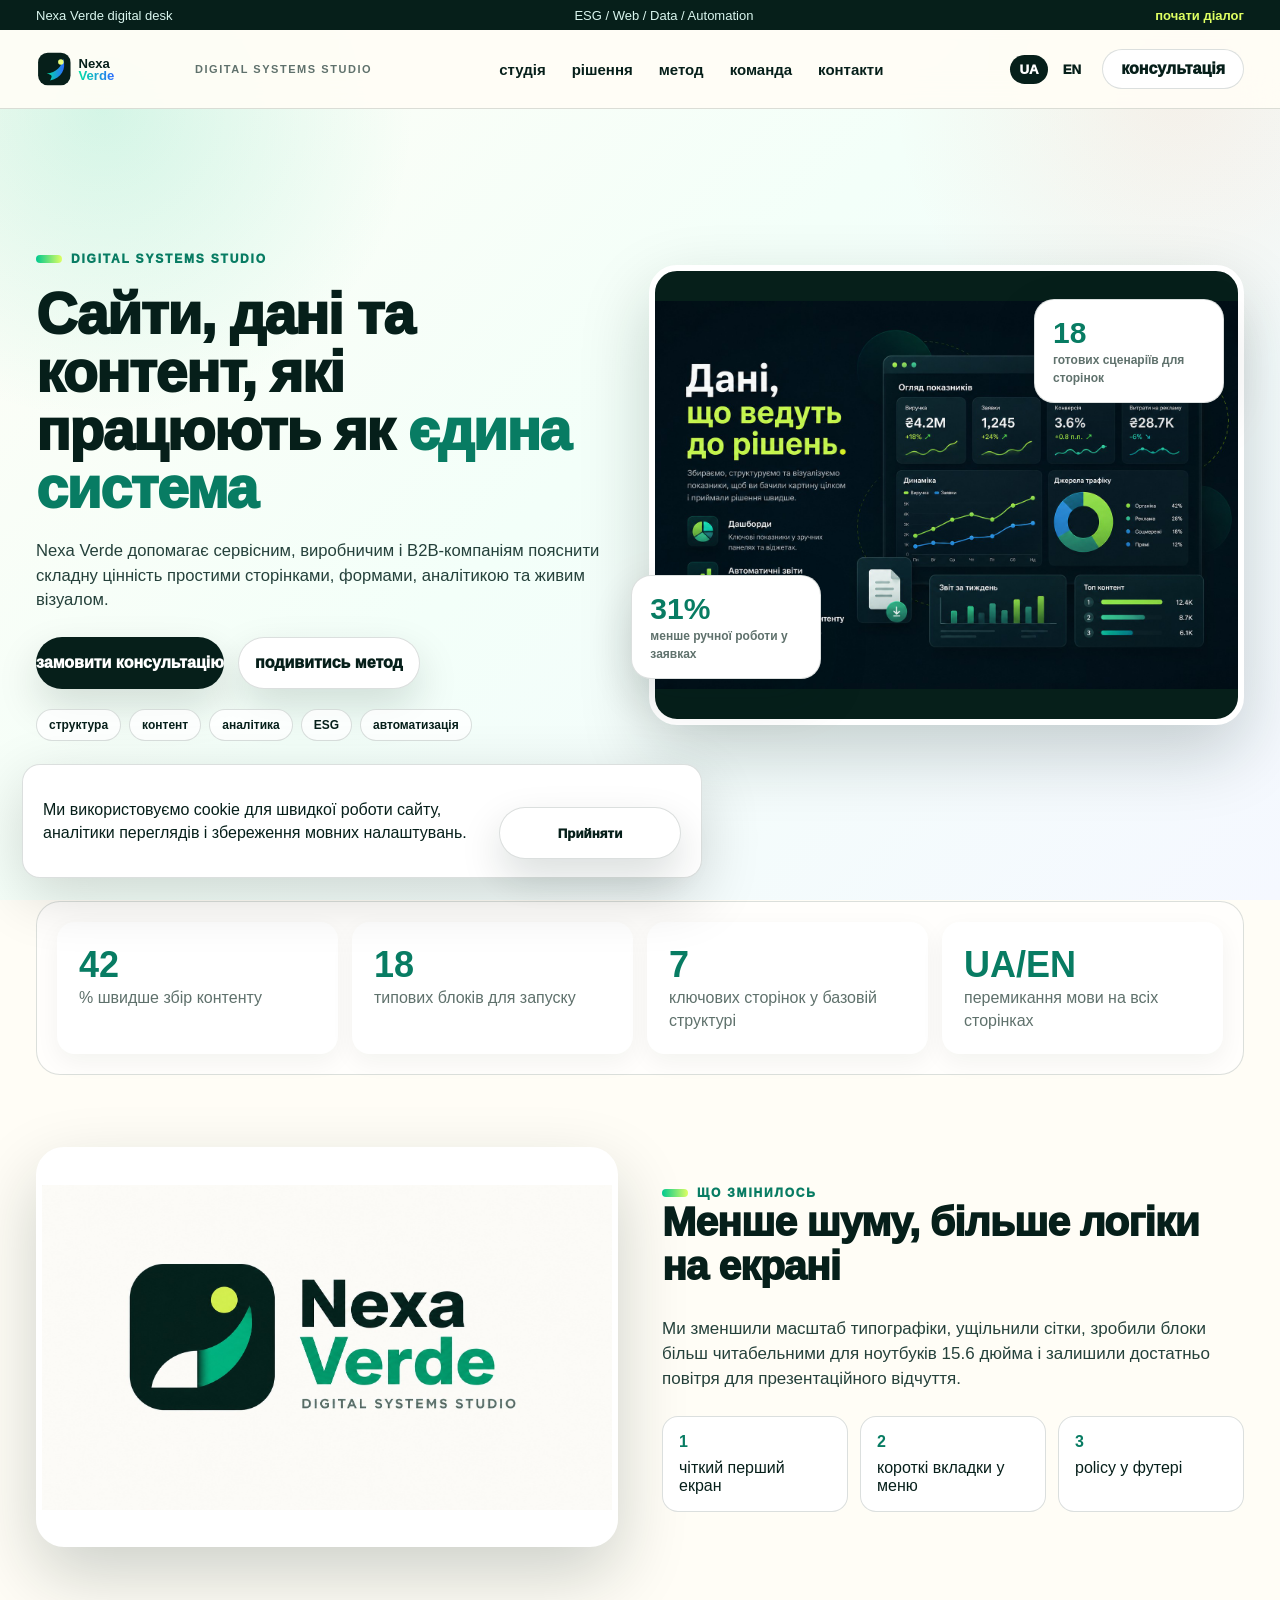
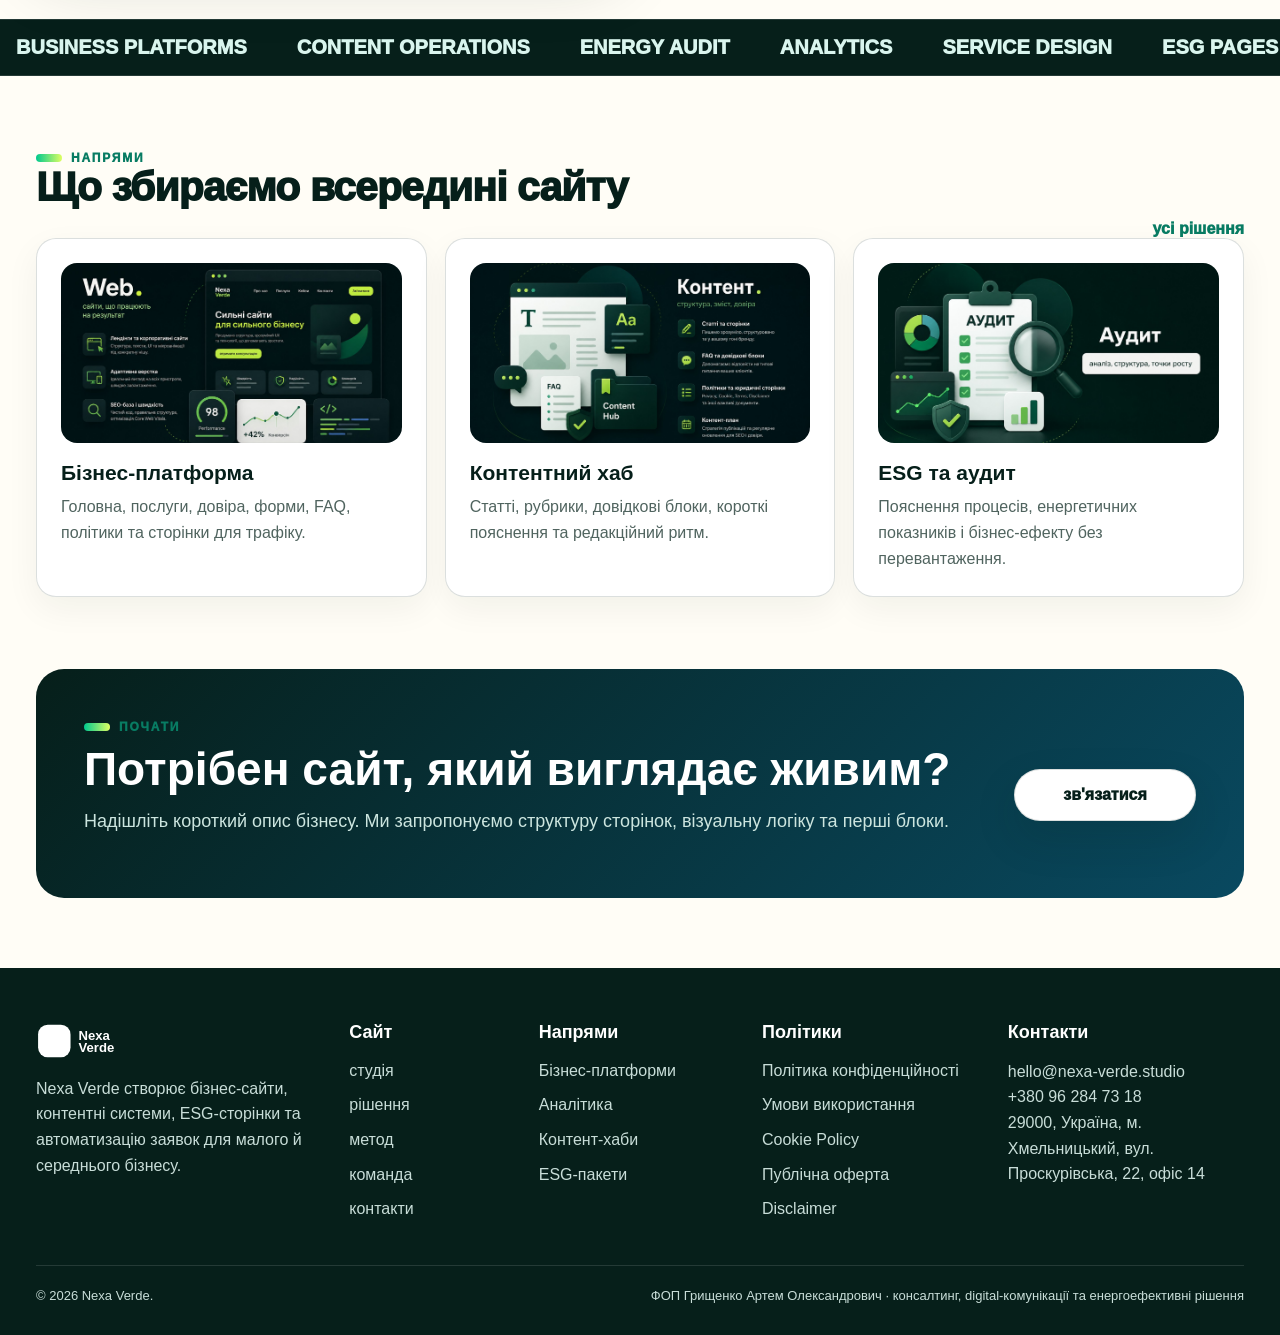
<file: index.html>
<!doctype html>
<html lang="uk">
  <head>
    <meta charset="UTF-8" />
    <meta name="viewport" content="width=device-width, initial-scale=1.0" />
    <meta name="generator" content="WordPress 6.8.2" />
    <meta name="robots" content="index, follow" />
    <title>Nexa Verde - digital systems studio</title>
    <meta
      name="description"
      content="Студія бізнес-сайтів, ESG-комунікації, контентних систем, автоматизації та аналітики."
    />
    <link rel="canonical" href="https://nexa-verde.studio/" />
    <link
      rel="stylesheet"
      href="/wp-content/themes/nexa-verde/assets/css/style.css"
    />
    <script defer src="/wp-includes/js/wp-polyfill.min.js"></script>
    <script
      defer
      src="/wp-content/themes/nexa-verde/assets/js/main.js"
    ></script>
  </head>
  <body class="">
    <header class="site-header">
      <div class="header-ribbon">
        <div class="wrap ribbon-inner">
          <span data-i18n="ribbon_left">Nexa Verde digital desk</span>
          <span>ESG / Web / Data / Automation</span>
          <a data-i18n="ribbon_link" href="/contacts/">почати діалог</a>
        </div>
      </div>
      <div class="wrap nav">
        <a class="brand" href="/" aria-label="Nexa Verde home">
          <img
            class="logo"
            src="/wp-content/themes/nexa-verde/assets/img/logo.svg"
            alt="Nexa Verde"
          />
          <span data-i18n="brand_note">digital systems studio</span>
        </a>
        <button class="burger" aria-label="Відкрити меню" aria-expanded="false">
          ☰
        </button>
        <nav class="menu" aria-label="Головна навігація">
          <a class="" data-i18n="nav_about" href="/about/">Студія</a
          ><a class="" data-i18n="nav_services" href="/services/">Рішення</a
          ><a class="" data-i18n="nav_method" href="/method/">Метод</a
          ><a class="" data-i18n="nav_career" href="/career/">Команда</a
          ><a class="" data-i18n="nav_contacts" href="/contacts/">Контакти</a>
        </nav>
        <div class="header-actions">
          <div class="lang" aria-label="Мова сайту">
            <button data-lang="ua" class="active">UA</button
            ><button data-lang="en">EN</button>
          </div>
          <a class="mini-cta" data-i18n="mini_cta" href="/contacts/"
            >консультація</a
          >
        </div>
      </div>
    </header>
    <main>
      <div class="lang-block" data-lang-view="ua">
        <section class="hero wrap">
          <div class="hero-copy">
            <span class="eyebrow">DIGITAL SYSTEMS STUDIO</span>
            <h1>
              Сайти, дані та контент, які працюють як <span>єдина система</span>
            </h1>
            <p class="lead">
              Nexa Verde допомагає сервісним, виробничим і B2B-компаніям
              пояснити складну цінність простими сторінками, формами, аналітикою
              та живим візуалом.
            </p>
            <div class="hero-actions">
              <a class="btn" href="/contacts/">замовити консультацію</a
              ><a class="btn ghost" href="/method/">подивитись метод</a>
            </div>
            <div class="trust-line">
              <span>структура</span><span>контент</span><span>аналітика</span
              ><span>ESG</span><span>автоматизація</span>
            </div>
          </div>
          <div class="hero-art">
            <img
              class="showreel hero-image"
              src="/wp-content/themes/nexa-verde/assets/img/data.jpg"
              alt="Digital dashboard"
            />
            <div class="floating-card fc-one">
              <b>31%</b><span>менше ручної роботи у заявках</span>
            </div>
            <div class="floating-card fc-two">
              <b>18</b><span>готових сценаріїв для сторінок</span>
            </div>
          </div>
        </section>
        <section class="stats wrap reveal">
          <div class="stat">
            <b data-count="42">0</b><span>% швидше збір контенту</span>
          </div>
          <div class="stat">
            <b data-count="18">0</b><span>типових блоків для запуску</span>
          </div>
          <div class="stat">
            <b data-count="7">0</b
            ><span>ключових сторінок у базовій структурі</span>
          </div>
          <div class="stat">
            <b>UA/EN</b><span>перемикання мови на всіх сторінках</span>
          </div>
        </section>
        <section class="section wrap two-col reveal">
          <img
            class="wide-img"
            src="/wp-content/themes/nexa-verde/assets/img/logo.jpg"
            alt="Nexa Verde identity"
          />
          <div>
            <span class="eyebrow">що змінилось</span>
            <h2 class="section-title">Менше шуму, більше логіки на екрані</h2>
            <p class="lead small">
              Ми зменшили масштаб типографіки, ущільнили сітки, зробили блоки
              більш читабельними для ноутбуків 15.6 дюйма і залишили достатньо
              повітря для презентаційного відчуття.
            </p>
            <div class="mini-grid">
              <article><b>1</b><span>чіткий перший екран</span></article>
              <article><b>2</b><span>короткі вкладки у меню</span></article>
              <article><b>3</b><span>policy у футері</span></article>
            </div>
          </div>
        </section>
        <section class="marquee">
          <div>
            <span>business platforms</span><span>content operations</span
            ><span>energy audit</span><span>analytics</span
            ><span>service design</span><span>ESG pages</span>
          </div>
        </section>
        <section class="section wrap reveal">
          <div class="section-head compact">
            <div>
              <span class="eyebrow">напрями</span>
              <h2 class="section-title">Що збираємо всередині сайту</h2>
            </div>
            <a class="text-link" href="/services/">усі рішення</a>
          </div>
          <div class="feature-grid">
            <article>
              <img
                src="/wp-content/themes/nexa-verde/assets/img/web.jpg"
                alt="Web"
              />
              <h3>Бізнес-платформа</h3>
              <p>
                Головна, послуги, довіра, форми, FAQ, політики та сторінки для
                трафіку.
              </p>
            </article>
            <article>
              <img
                src="/wp-content/themes/nexa-verde/assets/img/content.jpg"
                alt="Content"
              />
              <h3>Контентний хаб</h3>
              <p>
                Статті, рубрики, довідкові блоки, короткі пояснення та
                редакційний ритм.
              </p>
            </article>
            <article>
              <img
                src="/wp-content/themes/nexa-verde/assets/img/audit.jpg"
                alt="Audit"
              />
              <h3>ESG та аудит</h3>
              <p>
                Пояснення процесів, енергетичних показників і бізнес-ефекту без
                перевантаження.
              </p>
            </article>
          </div>
        </section>
        <section class="wrap cta reveal">
          <div>
            <span class="eyebrow">почати</span>
            <h2>Потрібен сайт, який виглядає живим?</h2>
            <p>
              Надішліть короткий опис бізнесу. Ми запропонуємо структуру
              сторінок, візуальну логіку та перші блоки.
            </p>
          </div>
          <a class="btn light" href="/contacts/">зв'язатися</a>
        </section>
      </div>
      <div class="lang-block" data-lang-view="en">
        <section class="hero wrap">
          <div class="hero-copy">
            <span class="eyebrow">DIGITAL SYSTEMS STUDIO</span>
            <h1>
              Websites, data and content working as <span>one system</span>
            </h1>
            <p class="lead">
              Nexa Verde helps service, manufacturing and B2B companies explain
              complex value through clear pages, forms, analytics and lively
              visuals.
            </p>
            <div class="hero-actions">
              <a class="btn" href="/contacts/">book a consultation</a
              ><a class="btn ghost" href="/method/">view method</a>
            </div>
            <div class="trust-line">
              <span>structure</span><span>content</span><span>analytics</span
              ><span>ESG</span><span>automation</span>
            </div>
          </div>
          <div class="hero-art">
            <img
              class="showreel hero-image"
              src="/wp-content/themes/nexa-verde/assets/img/data.jpg"
              alt="Digital dashboard"
            />
            <div class="floating-card fc-one">
              <b>31%</b><span>less manual lead work</span>
            </div>
            <div class="floating-card fc-two">
              <b>18</b><span>ready page scenarios</span>
            </div>
          </div>
        </section>
        <section class="stats wrap reveal">
          <div class="stat">
            <b data-count="42">0</b><span>% faster content collection</span>
          </div>
          <div class="stat">
            <b data-count="18">0</b><span>launch-ready blocks</span>
          </div>
          <div class="stat">
            <b data-count="7">0</b><span>core pages in the base structure</span>
          </div>
          <div class="stat">
            <b>UA/EN</b><span>language switching across all pages</span>
          </div>
        </section>
        <section class="section wrap two-col reveal">
          <img
            class="wide-img"
            src="/wp-content/themes/nexa-verde/assets/img/logo.jpg"
            alt="Nexa Verde identity"
          />
          <div>
            <span class="eyebrow">what changed</span>
            <h2 class="section-title">Less noise, more screen logic</h2>
            <p class="lead small">
              The typography is tighter, grids are denser and the interface
              reads better on 15.6-inch laptop screens while still feeling
              polished.
            </p>
            <div class="mini-grid">
              <article><b>1</b><span>clear first screen</span></article>
              <article><b>2</b><span>shorter navigation</span></article>
              <article><b>3</b><span>policies in footer</span></article>
            </div>
          </div>
        </section>
        <section class="marquee">
          <div>
            <span>business platforms</span><span>content operations</span
            ><span>energy audit</span><span>analytics</span
            ><span>service design</span><span>ESG pages</span>
          </div>
        </section>
        <section class="section wrap reveal">
          <div class="section-head compact">
            <div>
              <span class="eyebrow">directions</span>
              <h2 class="section-title">What we build into the website</h2>
            </div>
            <a class="text-link" href="/services/">all solutions</a>
          </div>
          <div class="feature-grid">
            <article>
              <img
                src="/wp-content/themes/nexa-verde/assets/img/web.jpg"
                alt="Web"
              />
              <h3>Business platform</h3>
              <p>
                Home, services, proof, forms, FAQ, policies and landing pages
                for traffic.
              </p>
            </article>
            <article>
              <img
                src="/wp-content/themes/nexa-verde/assets/img/content.jpg"
                alt="Content"
              />
              <h3>Content hub</h3>
              <p>
                Articles, categories, help blocks, short explanations and
                editorial rhythm.
              </p>
            </article>
            <article>
              <img
                src="/wp-content/themes/nexa-verde/assets/img/audit.jpg"
                alt="Audit"
              />
              <h3>ESG and audit</h3>
              <p>
                Clear explanation of processes, energy metrics and business
                effect.
              </p>
            </article>
          </div>
        </section>
        <section class="wrap cta reveal">
          <div>
            <span class="eyebrow">start</span>
            <h2>Need a website that feels alive?</h2>
            <p>
              Send a short business description. We will suggest page structure,
              visual logic and first content blocks.
            </p>
          </div>
          <a class="btn light" href="/contacts/">contact us</a>
        </section>
      </div>
    </main>

    <footer class="site-footer">
      <div class="wrap footer-top">
        <div class="footer-brand">
          <img
            class="logo footer-logo"
            src="/wp-content/themes/nexa-verde/assets/img/logo.svg"
            alt="Nexa Verde"
          />
          <p data-i18n="footer_about">
            Nexa Verde створює бізнес-сайти, контентні системи, ESG-сторінки та
            автоматизацію заявок для малого й середнього бізнесу.
          </p>
        </div>
        <div>
          <h3 data-i18n="footer_site">Сайт</h3>
          <a data-i18n="nav_about" href="/about/">Студія</a
          ><a data-i18n="nav_services" href="/services/">Рішення</a
          ><a data-i18n="nav_method" href="/method/">Метод</a
          ><a data-i18n="nav_career" href="/career/">Команда</a
          ><a data-i18n="nav_contacts" href="/contacts/">Контакти</a>
        </div>
        <div>
          <h3 data-i18n="footer_solutions">Напрями</h3>
          <a data-i18n="solution_business" href="/services/#web"
            >Бізнес-платформи</a
          >
          <a data-i18n="solution_analytics" href="/services/#analytics"
            >Аналітика</a
          >
          <a data-i18n="solution_content" href="/services/#content"
            >Контент-хаби</a
          >
          <a data-i18n="solution_esg" href="/services/#esg">ESG-пакети</a>
        </div>
        <div>
          <h3 data-i18n="footer_legal">Політики</h3>
          <a data-i18n="legal_privacy-policy" href="/privacy-policy/"
            >Політика конфіденційності</a
          ><a
            data-i18n="legal_terms-and-conditions"
            href="/terms-and-conditions/"
            >Умови використання</a
          ><a data-i18n="legal_cookie-policy" href="/cookie-policy/"
            >Cookie Policy</a
          ><a data-i18n="legal_offer-agreement" href="/offer-agreement/"
            >Публічна оферта</a
          ><a data-i18n="legal_disclaimer" href="/disclaimer/">Disclaimer</a>
        </div>
        <div class="footer-contact">
          <h3 data-i18n="footer_contacts">Контакти</h3>
          <p>
            hello@nexa-verde.studio<br />+380 96 284 73 18<br /><span
              data-i18n="address"
              >29000, Україна, м. Хмельницький, вул. Проскурівська, 22, офіс
              14</span
            >
          </p>
        </div>
      </div>
      <div class="wrap footer-bottom">
        <span>© 2026 Nexa Verde.</span>
        <span data-i18n="footer_legal_line"
          >ФОП Грищенко Артем Олександрович · консалтинг, digital-комунікації та
          енергоефективні рішення</span
        >
      </div>
    </footer>
    <div id="cookiePopup" class="cookie-popup" role="dialog" aria-live="polite">
      <p data-i18n="cookie_text">
        Ми використовуємо cookie для швидкої роботи сайту, аналітики переглядів
        і збереження мовних налаштувань.
      </p>
      <button id="acceptCookies" class="btn light" data-i18n="accept">
        Прийняти
      </button>
    </div>
  </body>
</html>
</file>
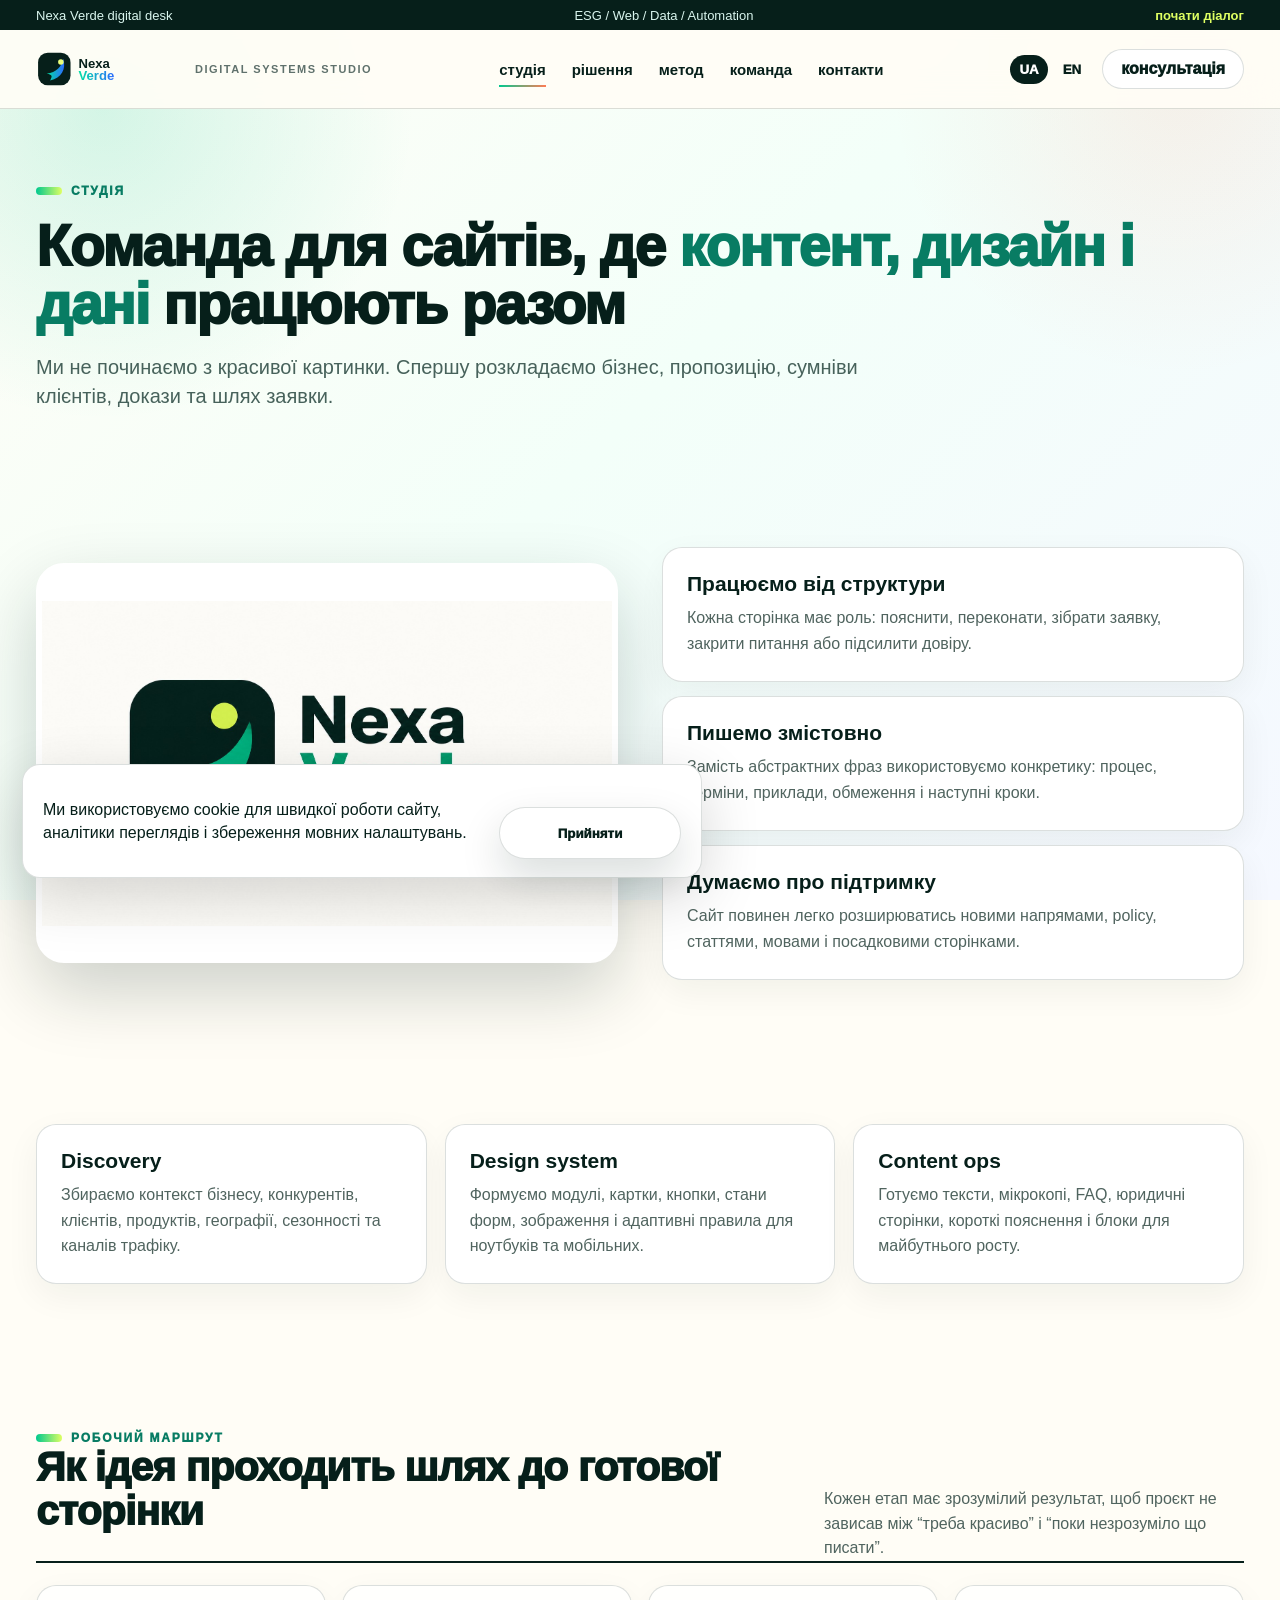
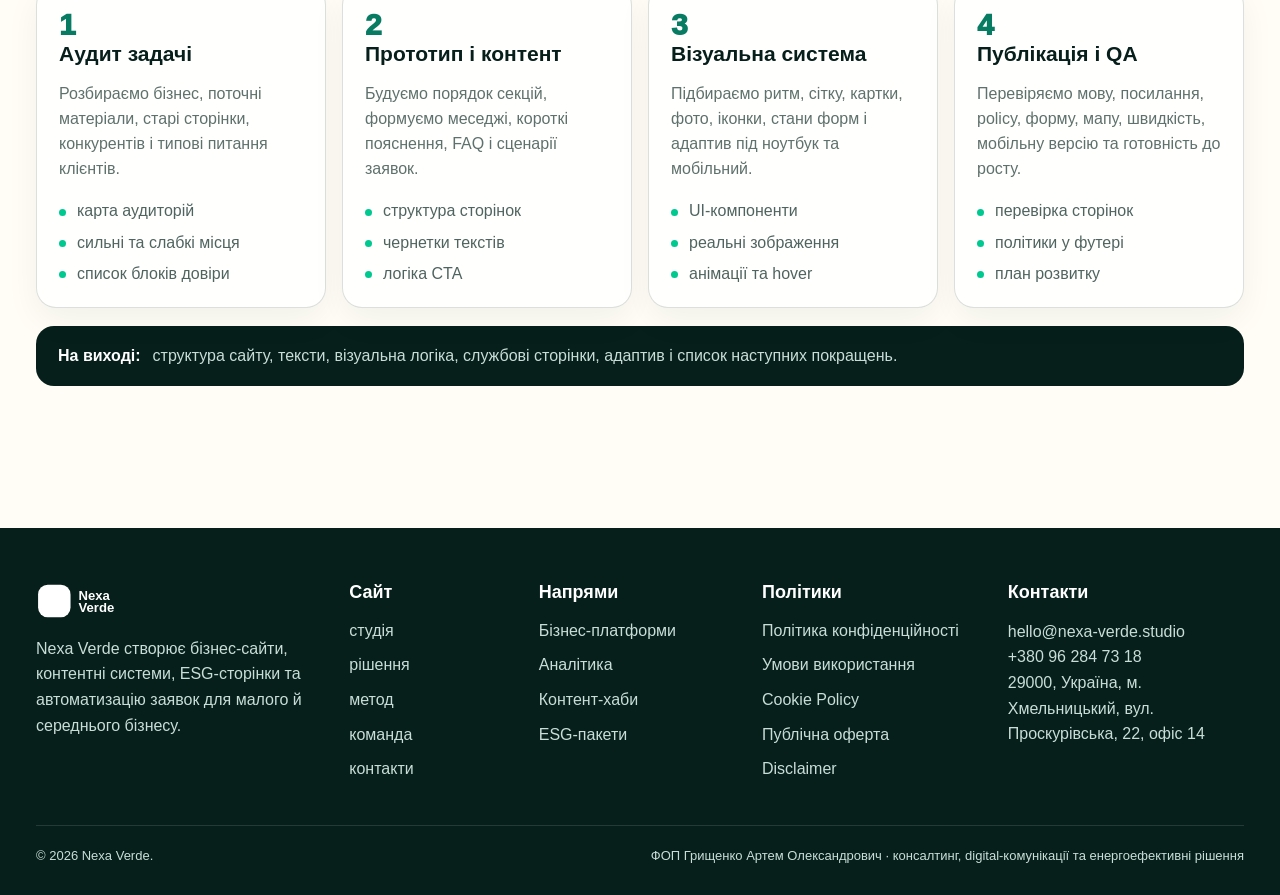
<file: about/index.html>
<!doctype html>
<html lang="uk">
  <head>
    <meta charset="UTF-8" />
    <meta name="viewport" content="width=device-width, initial-scale=1.0" />
    <meta name="generator" content="WordPress 6.8.2" />
    <meta name="robots" content="index, follow" />
    <title>Студія - Nexa Verde</title>
    <meta
      name="description"
      content="Підхід студії Nexa Verde до бізнес-сайтів, контенту, аналітики і ESG-комунікації."
    />
    <link rel="canonical" href="https://nexa-verde.studio/" />
    <link
      rel="stylesheet"
      href="/wp-content/themes/nexa-verde/assets/css/style.css"
    />
    <script defer src="/wp-includes/js/wp-polyfill.min.js"></script>
    <script
      defer
      src="/wp-content/themes/nexa-verde/assets/js/main.js"
    ></script>
  </head>
  <body class="">
    <header class="site-header">
      <div class="header-ribbon">
        <div class="wrap ribbon-inner">
          <span data-i18n="ribbon_left">Nexa Verde digital desk</span>
          <span>ESG / Web / Data / Automation</span>
          <a data-i18n="ribbon_link" href="/contacts/">почати діалог</a>
        </div>
      </div>
      <div class="wrap nav">
        <a class="brand" href="/" aria-label="Nexa Verde home">
          <img
            class="logo"
            src="/wp-content/themes/nexa-verde/assets/img/logo.svg"
            alt="Nexa Verde"
          />
          <span data-i18n="brand_note">digital systems studio</span>
        </a>
        <button class="burger" aria-label="Відкрити меню" aria-expanded="false">
          ☰
        </button>
        <nav class="menu" aria-label="Головна навігація">
          <a class="active" data-i18n="nav_about" href="/about/">Студія</a
          ><a class="" data-i18n="nav_services" href="/services/">Рішення</a
          ><a class="" data-i18n="nav_method" href="/method/">Метод</a
          ><a class="" data-i18n="nav_career" href="/career/">Команда</a
          ><a class="" data-i18n="nav_contacts" href="/contacts/">Контакти</a>
        </nav>
        <div class="header-actions">
          <div class="lang" aria-label="Мова сайту">
            <button data-lang="ua" class="active">UA</button
            ><button data-lang="en">EN</button>
          </div>
          <a class="mini-cta" data-i18n="mini_cta" href="/contacts/"
            >консультація</a
          >
        </div>
      </div>
    </header>
    <main>
      <div class="lang-block" data-lang-view="ua">
        <section class="page-hero wrap">
          <span class="eyebrow">студія</span>
          <h1 class="page-title">
            Команда для сайтів, де <span>контент, дизайн і дані</span> працюють
            разом
          </h1>
          <p>
            Ми не починаємо з красивої картинки. Спершу розкладаємо бізнес,
            пропозицію, сумніви клієнтів, докази та шлях заявки.
          </p>
        </section>
        <section class="section wrap two-col reveal">
          <img
            class="wide-img"
            src="/wp-content/themes/nexa-verde/assets/img/logo.jpg"
            alt="Nexa Verde logo identity"
          />
          <div class="card-list">
            <div class="bullet">
              <h3>Працюємо від структури</h3>
              <p>
                Кожна сторінка має роль: пояснити, переконати, зібрати заявку,
                закрити питання або підсилити довіру.
              </p>
            </div>
            <div class="bullet">
              <h3>Пишемо змістовно</h3>
              <p>
                Замість абстрактних фраз використовуємо конкретику: процес,
                терміни, приклади, обмеження і наступні кроки.
              </p>
            </div>
            <div class="bullet">
              <h3>Думаємо про підтримку</h3>
              <p>
                Сайт повинен легко розширюватись новими напрямами, policy,
                статтями, мовами і посадковими сторінками.
              </p>
            </div>
          </div>
        </section>
        <section class="section wrap reveal">
          <div class="value-grid">
            <article>
              <h3>Discovery</h3>
              <p>
                Збираємо контекст бізнесу, конкурентів, клієнтів, продуктів,
                географії, сезонності та каналів трафіку.
              </p>
            </article>
            <article>
              <h3>Design system</h3>
              <p>
                Формуємо модулі, картки, кнопки, стани форм, зображення і
                адаптивні правила для ноутбуків та мобільних.
              </p>
            </article>
            <article>
              <h3>Content ops</h3>
              <p>
                Готуємо тексти, мікрокопі, FAQ, юридичні сторінки, короткі
                пояснення і блоки для майбутнього росту.
              </p>
            </article>
          </div>
        </section>
        <section class="section wrap reveal workflow-section">
          <div class="section-head compact">
            <div>
              <span class="eyebrow">робочий маршрут</span>
              <h2 class="section-title">
                Як ідея проходить шлях до готової сторінки
              </h2>
            </div>
            <p class="workflow-intro">
              Кожен етап має зрозумілий результат, щоб проєкт не зависав між
              “треба красиво” і “поки незрозуміло що писати”.
            </p>
          </div>
          <div class="timeline expanded">
            <article>
              <span>1</span>
              <h3>Аудит задачі</h3>
              <p>
                Розбираємо бізнес, поточні матеріали, старі сторінки,
                конкурентів і типові питання клієнтів.
              </p>
              <ul>
                <li>карта аудиторій</li>
                <li>сильні та слабкі місця</li>
                <li>список блоків довіри</li>
              </ul>
            </article>
            <article>
              <span>2</span>
              <h3>Прототип і контент</h3>
              <p>
                Будуємо порядок секцій, формуємо меседжі, короткі пояснення, FAQ
                і сценарії заявок.
              </p>
              <ul>
                <li>структура сторінок</li>
                <li>чернетки текстів</li>
                <li>логіка CTA</li>
              </ul>
            </article>
            <article>
              <span>3</span>
              <h3>Візуальна система</h3>
              <p>
                Підбираємо ритм, сітку, картки, фото, іконки, стани форм і
                адаптив під ноутбук та мобільний.
              </p>
              <ul>
                <li>UI-компоненти</li>
                <li>реальні зображення</li>
                <li>анімації та hover</li>
              </ul>
            </article>
            <article>
              <span>4</span>
              <h3>Публікація і QA</h3>
              <p>
                Перевіряємо мову, посилання, policy, форму, мапу, швидкість,
                мобільну версію та готовність до росту.
              </p>
              <ul>
                <li>перевірка сторінок</li>
                <li>політики у футері</li>
                <li>план розвитку</li>
              </ul>
            </article>
          </div>
          <div class="workflow-summary">
            <b>На виході:</b
            ><span
              >структура сайту, тексти, візуальна логіка, службові сторінки,
              адаптив і список наступних покращень.</span
            >
          </div>
        </section>
      </div>
      <div class="lang-block" data-lang-view="en">
        <section class="page-hero wrap">
          <span class="eyebrow">studio</span>
          <h1 class="page-title">
            A team for websites where <span>content, design and data</span> work
            together
          </h1>
          <p>
            We do not start from decoration. First we map the business, offer,
            client doubts, proof and lead path.
          </p>
        </section>
        <section class="section wrap two-col reveal">
          <img
            class="wide-img"
            src="/wp-content/themes/nexa-verde/assets/img/logo.jpg"
            alt="Nexa Verde logo identity"
          />
          <div class="card-list">
            <div class="bullet">
              <h3>Structure first</h3>
              <p>
                Every page has a job: explain, convince, collect a request,
                answer questions or build trust.
              </p>
            </div>
            <div class="bullet">
              <h3>Substance in copy</h3>
              <p>
                Instead of vague claims we use process, timing, examples, limits
                and next steps.
              </p>
            </div>
            <div class="bullet">
              <h3>Built for maintenance</h3>
              <p>
                The site should grow with new directions, policies, articles,
                languages and landing pages.
              </p>
            </div>
          </div>
        </section>
        <section class="section wrap reveal">
          <div class="value-grid">
            <article>
              <h3>Discovery</h3>
              <p>
                We gather business, competitor, client, product, geography,
                seasonality and traffic context.
              </p>
            </article>
            <article>
              <h3>Design system</h3>
              <p>
                We build modules, cards, buttons, form states, images and
                responsive rules for laptops and mobile.
              </p>
            </article>
            <article>
              <h3>Content ops</h3>
              <p>
                We prepare copy, microcopy, FAQ, legal pages, short explanations
                and blocks for future growth.
              </p>
            </article>
          </div>
        </section>
        <section class="section wrap reveal workflow-section">
          <div class="section-head compact">
            <div>
              <span class="eyebrow">workflow</span>
              <h2 class="section-title">How an idea becomes a finished page</h2>
            </div>
            <p class="workflow-intro">
              Every stage has a clear output, so the project does not get stuck
              between “make it beautiful” and “we do not know what to say yet”.
            </p>
          </div>
          <div class="timeline expanded">
            <article>
              <span>1</span>
              <h3>Task audit</h3>
              <p>
                We review the business, existing materials, old pages,
                competitors and common client questions.
              </p>
              <ul>
                <li>audience map</li>
                <li>strengths and gaps</li>
                <li>proof block list</li>
              </ul>
            </article>
            <article>
              <span>2</span>
              <h3>Prototype and content</h3>
              <p>
                We build section order, messages, short explanations, FAQ and
                request scenarios.
              </p>
              <ul>
                <li>page structure</li>
                <li>copy drafts</li>
                <li>CTA logic</li>
              </ul>
            </article>
            <article>
              <span>3</span>
              <h3>Visual system</h3>
              <p>
                We define rhythm, grid, cards, photos, icons, form states and
                responsive behavior for laptop and mobile.
              </p>
              <ul>
                <li>UI components</li>
                <li>real images</li>
                <li>animations and hover</li>
              </ul>
            </article>
            <article>
              <span>4</span>
              <h3>Publishing and QA</h3>
              <p>
                We check language, links, policies, form, map, speed, mobile
                version and growth readiness.
              </p>
              <ul>
                <li>page checks</li>
                <li>footer policies</li>
                <li>growth plan</li>
              </ul>
            </article>
          </div>
          <div class="workflow-summary">
            <b>Output:</b
            ><span
              >site structure, copy, visual logic, service pages, responsive
              behavior and a list of next improvements.</span
            >
          </div>
        </section>
      </div>
    </main>

    <footer class="site-footer">
      <div class="wrap footer-top">
        <div class="footer-brand">
          <img
            class="logo footer-logo"
            src="/wp-content/themes/nexa-verde/assets/img/logo.svg"
            alt="Nexa Verde"
          />
          <p data-i18n="footer_about">
            Nexa Verde створює бізнес-сайти, контентні системи, ESG-сторінки та
            автоматизацію заявок для малого й середнього бізнесу.
          </p>
        </div>
        <div>
          <h3 data-i18n="footer_site">Сайт</h3>
          <a data-i18n="nav_about" href="/about/">Студія</a
          ><a data-i18n="nav_services" href="/services/">Рішення</a
          ><a data-i18n="nav_method" href="/method/">Метод</a
          ><a data-i18n="nav_career" href="/career/">Команда</a
          ><a data-i18n="nav_contacts" href="/contacts/">Контакти</a>
        </div>
        <div>
          <h3 data-i18n="footer_solutions">Напрями</h3>
          <a data-i18n="solution_business" href="/services/#web"
            >Бізнес-платформи</a
          >
          <a data-i18n="solution_analytics" href="/services/#analytics"
            >Аналітика</a
          >
          <a data-i18n="solution_content" href="/services/#content"
            >Контент-хаби</a
          >
          <a data-i18n="solution_esg" href="/services/#esg">ESG-пакети</a>
        </div>
        <div>
          <h3 data-i18n="footer_legal">Політики</h3>
          <a data-i18n="legal_privacy-policy" href="/privacy-policy/"
            >Політика конфіденційності</a
          ><a
            data-i18n="legal_terms-and-conditions"
            href="/terms-and-conditions/"
            >Умови використання</a
          ><a data-i18n="legal_cookie-policy" href="/cookie-policy/"
            >Cookie Policy</a
          ><a data-i18n="legal_offer-agreement" href="/offer-agreement/"
            >Публічна оферта</a
          ><a data-i18n="legal_disclaimer" href="/disclaimer/">Disclaimer</a>
        </div>
        <div class="footer-contact">
          <h3 data-i18n="footer_contacts">Контакти</h3>
          <p>
            hello@nexa-verde.studio<br />+380 96 284 73 18<br /><span
              data-i18n="address"
              >29000, Україна, м. Хмельницький, вул. Проскурівська, 22, офіс
              14</span
            >
          </p>
        </div>
      </div>
      <div class="wrap footer-bottom">
        <span>© 2026 Nexa Verde.</span>
        <span data-i18n="footer_legal_line"
          >ФОП Грищенко Артем Олександрович · консалтинг, digital-комунікації та
          енергоефективні рішення</span
        >
      </div>
    </footer>
    <div id="cookiePopup" class="cookie-popup" role="dialog" aria-live="polite">
      <p data-i18n="cookie_text">
        Ми використовуємо cookie для швидкої роботи сайту, аналітики переглядів
        і збереження мовних налаштувань.
      </p>
      <button id="acceptCookies" class="btn light" data-i18n="accept">
        Прийняти
      </button>
    </div>
  </body>
</html>
</file>
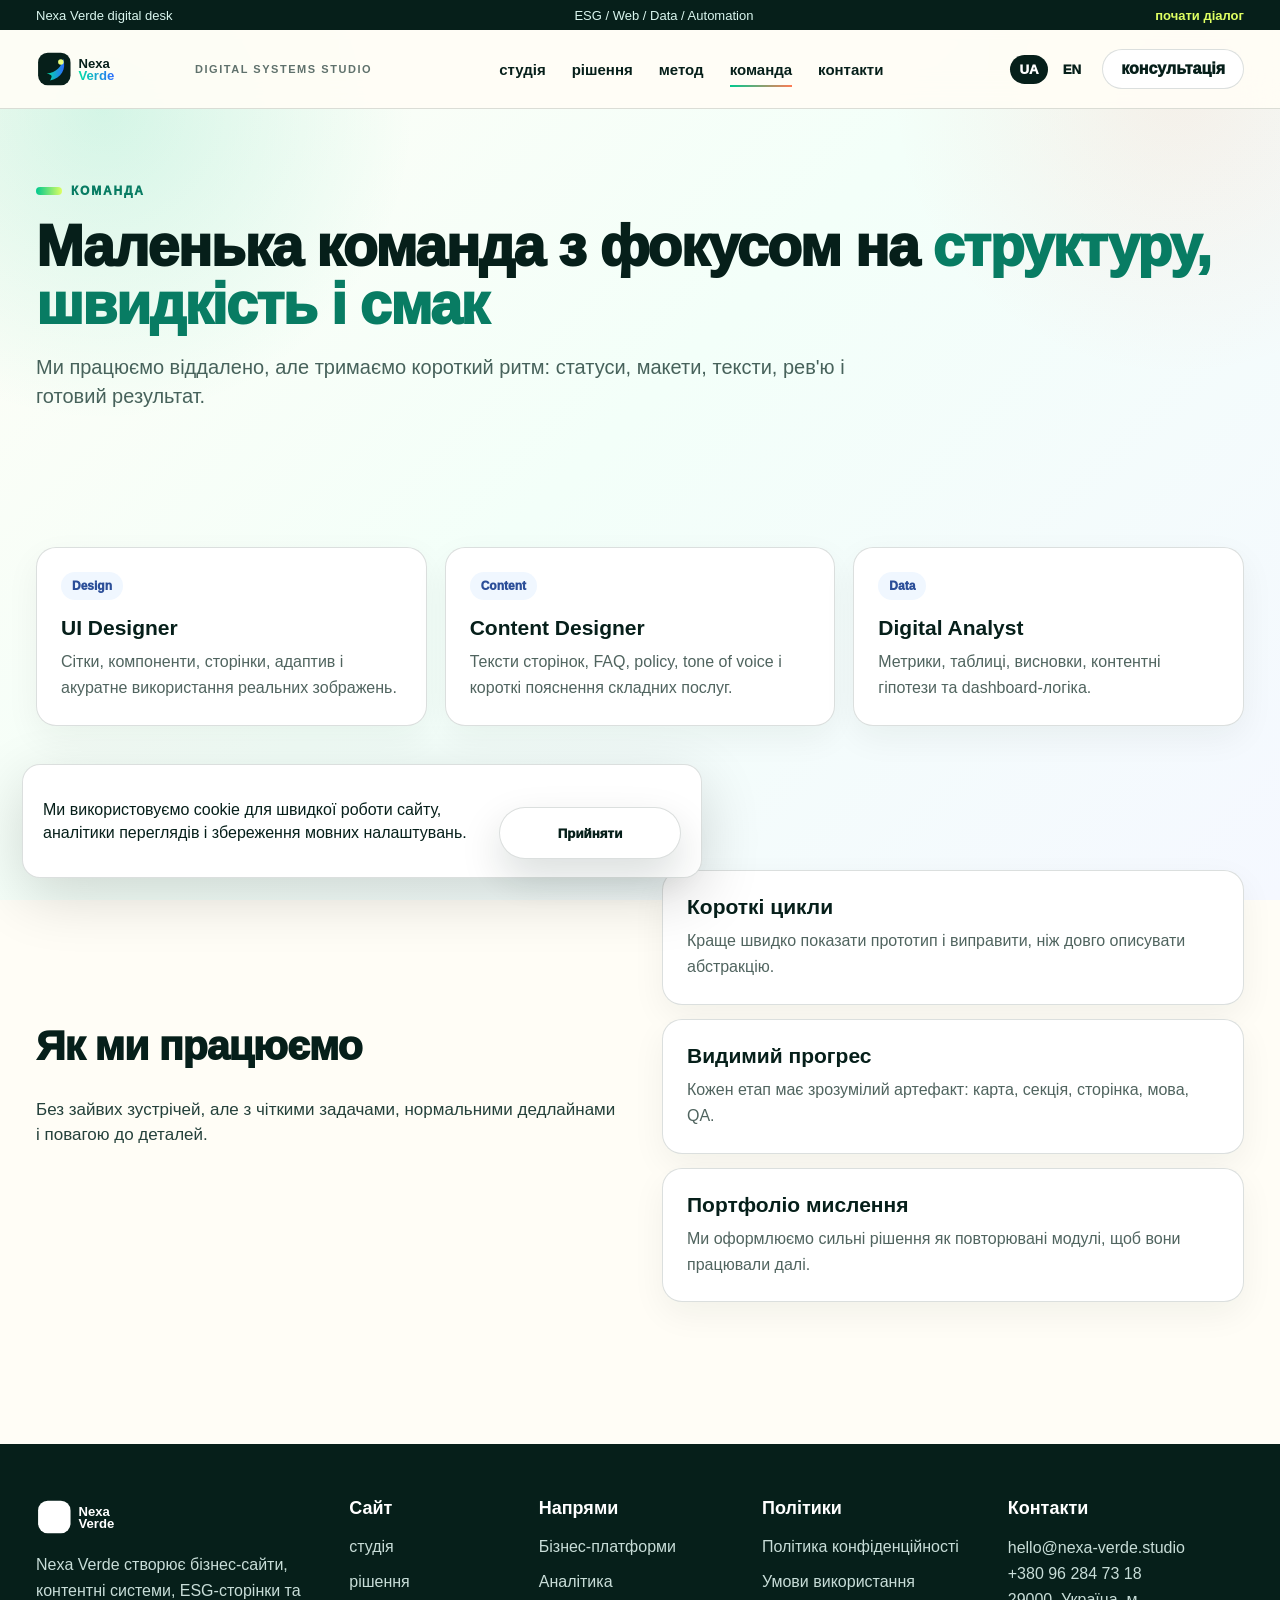
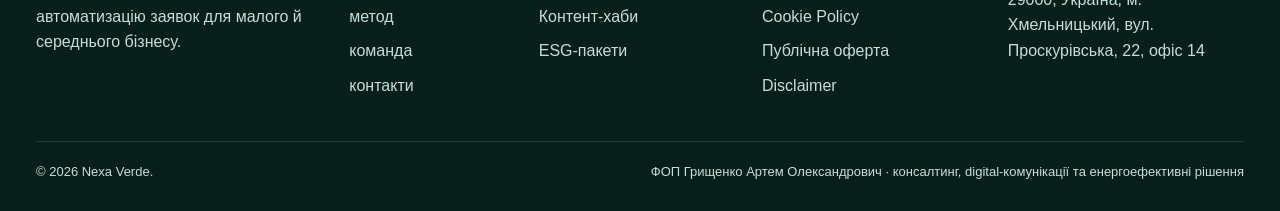
<file: career/index.html>
<!doctype html>
<html lang="uk">
<head>
  <meta charset="UTF-8"/>
  <meta name="viewport" content="width=device-width, initial-scale=1.0"/>
  <meta name="generator" content="WordPress 6.8.2"/>
  <meta name="robots" content="index, follow"/>
  <title>Команда - Nexa Verde</title>
  <meta name="description" content="Команда Nexa Verde, ролі, культура роботи та підхід до задач."/>
  <link rel="canonical" href="https://nexa-verde.studio/"/>
  <link rel="stylesheet" href="/wp-content/themes/nexa-verde/assets/css/style.css"/>
  <script defer src="/wp-includes/js/wp-polyfill.min.js"></script>
  <script defer src="/wp-content/themes/nexa-verde/assets/js/main.js"></script>
</head>
<body class="">

    <header class="site-header">
      <div class="header-ribbon">
        <div class="wrap ribbon-inner">
          <span data-i18n="ribbon_left">Nexa Verde digital desk</span>
          <span>ESG / Web / Data / Automation</span>
          <a data-i18n="ribbon_link" href="/contacts/">почати діалог</a>
        </div>
      </div>
      <div class="wrap nav">
        <a class="brand" href="/" aria-label="Nexa Verde home">
          <img class="logo" src="/wp-content/themes/nexa-verde/assets/img/logo.svg" alt="Nexa Verde">
          <span data-i18n="brand_note">digital systems studio</span>
        </a>
        <button class="burger" aria-label="Відкрити меню" aria-expanded="false">☰</button>
        <nav class="menu" aria-label="Головна навігація">
          <a class="" data-i18n="nav_about" href="/about/">Студія</a><a class="" data-i18n="nav_services" href="/services/">Рішення</a><a class="" data-i18n="nav_method" href="/method/">Метод</a><a class="active" data-i18n="nav_career" href="/career/">Команда</a><a class="" data-i18n="nav_contacts" href="/contacts/">Контакти</a>
        </nav>
        <div class="header-actions">
          <div class="lang" aria-label="Мова сайту"><button data-lang="ua" class="active">UA</button><button data-lang="en">EN</button></div>
          <a class="mini-cta" data-i18n="mini_cta" href="/contacts/">консультація</a>
        </div>
      </div>
    </header>
<main><div class="lang-block" data-lang-view="ua">
    <section class="page-hero wrap"><span class="eyebrow">команда</span><h1 class="page-title">Маленька команда з фокусом на <span>структуру, швидкість і смак</span></h1><p>Ми працюємо віддалено, але тримаємо короткий ритм: статуси, макети, тексти, рев'ю і готовий результат.</p></section>
    <section class="section wrap jobs-grid reveal"><article class="job"><span>Design</span><h3>UI Designer</h3><p>Сітки, компоненти, сторінки, адаптив і акуратне використання реальних зображень.</p></article><article class="job"><span>Content</span><h3>Content Designer</h3><p>Тексти сторінок, FAQ, policy, tone of voice і короткі пояснення складних послуг.</p></article><article class="job"><span>Data</span><h3>Digital Analyst</h3><p>Метрики, таблиці, висновки, контентні гіпотези та dashboard-логіка.</p></article></section>
    <section class="section wrap reveal"><div class="culture-grid"><div><h2 class="section-title">Як ми працюємо</h2><p class="lead small">Без зайвих зустрічей, але з чіткими задачами, нормальними дедлайнами і повагою до деталей.</p></div><div class="card-list"><div class="bullet"><h3>Короткі цикли</h3><p>Краще швидко показати прототип і виправити, ніж довго описувати абстракцію.</p></div><div class="bullet"><h3>Видимий прогрес</h3><p>Кожен етап має зрозумілий артефакт: карта, секція, сторінка, мова, QA.</p></div><div class="bullet"><h3>Портфоліо мислення</h3><p>Ми оформлюємо сильні рішення як повторювані модулі, щоб вони працювали далі.</p></div></div></div></section>
  </div><div class="lang-block" data-lang-view="en">
    <section class="page-hero wrap"><span class="eyebrow">team</span><h1 class="page-title">A small team focused on <span>structure, speed and taste</span></h1><p>We work remotely but keep a clear rhythm: statuses, layouts, copy, reviews and finished results.</p></section>
    <section class="section wrap jobs-grid reveal"><article class="job"><span>Design</span><h3>UI Designer</h3><p>Grids, components, pages, responsive behavior and careful use of real imagery.</p></article><article class="job"><span>Content</span><h3>Content Designer</h3><p>Page copy, FAQ, policies, tone of voice and short explanations for complex services.</p></article><article class="job"><span>Data</span><h3>Digital Analyst</h3><p>Metrics, tables, insights, content hypotheses and dashboard logic.</p></article></section>
    <section class="section wrap reveal"><div class="culture-grid"><div><h2 class="section-title">How we work</h2><p class="lead small">No meeting noise, but clear tasks, normal deadlines and respect for details.</p></div><div class="card-list"><div class="bullet"><h3>Short cycles</h3><p>It is better to show a prototype and fix it than describe abstractions for too long.</p></div><div class="bullet"><h3>Visible progress</h3><p>Every stage has an artifact: map, section, page, language, QA.</p></div><div class="bullet"><h3>Portfolio thinking</h3><p>We turn strong decisions into reusable modules that keep working.</p></div></div></div></section>
  </div></main>

    <footer class="site-footer">
      <div class="wrap footer-top">
        <div class="footer-brand">
          <img class="logo footer-logo" src="/wp-content/themes/nexa-verde/assets/img/logo.svg" alt="Nexa Verde">
          <p data-i18n="footer_about">Nexa Verde створює бізнес-сайти, контентні системи, ESG-сторінки та автоматизацію заявок для малого й середнього бізнесу.</p>
        </div>
        <div>
          <h3 data-i18n="footer_site">Сайт</h3>
          <a data-i18n="nav_about" href="/about/">Студія</a><a data-i18n="nav_services" href="/services/">Рішення</a><a data-i18n="nav_method" href="/method/">Метод</a><a data-i18n="nav_career" href="/career/">Команда</a><a data-i18n="nav_contacts" href="/contacts/">Контакти</a>
        </div>
        <div>
          <h3 data-i18n="footer_solutions">Напрями</h3>
          <a data-i18n="solution_business" href="/services/#web">Бізнес-платформи</a>
          <a data-i18n="solution_analytics" href="/services/#analytics">Аналітика</a>
          <a data-i18n="solution_content" href="/services/#content">Контент-хаби</a>
          <a data-i18n="solution_esg" href="/services/#esg">ESG-пакети</a>
        </div>
        <div>
          <h3 data-i18n="footer_legal">Політики</h3>
          <a data-i18n="legal_privacy-policy" href="/privacy-policy/">Політика конфіденційності</a><a data-i18n="legal_terms-and-conditions" href="/terms-and-conditions/">Умови використання</a><a data-i18n="legal_cookie-policy" href="/cookie-policy/">Cookie Policy</a><a data-i18n="legal_offer-agreement" href="/offer-agreement/">Публічна оферта</a><a data-i18n="legal_disclaimer" href="/disclaimer/">Disclaimer</a>
        </div>
        <div class="footer-contact">
          <h3 data-i18n="footer_contacts">Контакти</h3>
          <p>hello@nexa-verde.studio<br>+380 96 284 73 18<br><span data-i18n="address">29000, Україна, м. Хмельницький, вул. Проскурівська, 22, офіс 14</span></p>
        </div>
      </div>
      <div class="wrap footer-bottom">
        <span>© 2026 Nexa Verde.</span>
        <span data-i18n="footer_legal_line">ФОП Грищенко Артем Олександрович · консалтинг, digital-комунікації та енергоефективні рішення</span>
      </div>
    </footer>
    <div id="cookiePopup" class="cookie-popup" role="dialog" aria-live="polite">
      <p data-i18n="cookie_text">Ми використовуємо cookie для швидкої роботи сайту, аналітики переглядів і збереження мовних налаштувань.</p>
      <button id="acceptCookies" class="btn light" data-i18n="accept">Прийняти</button>
    </div>
</body>
</html>
</file>
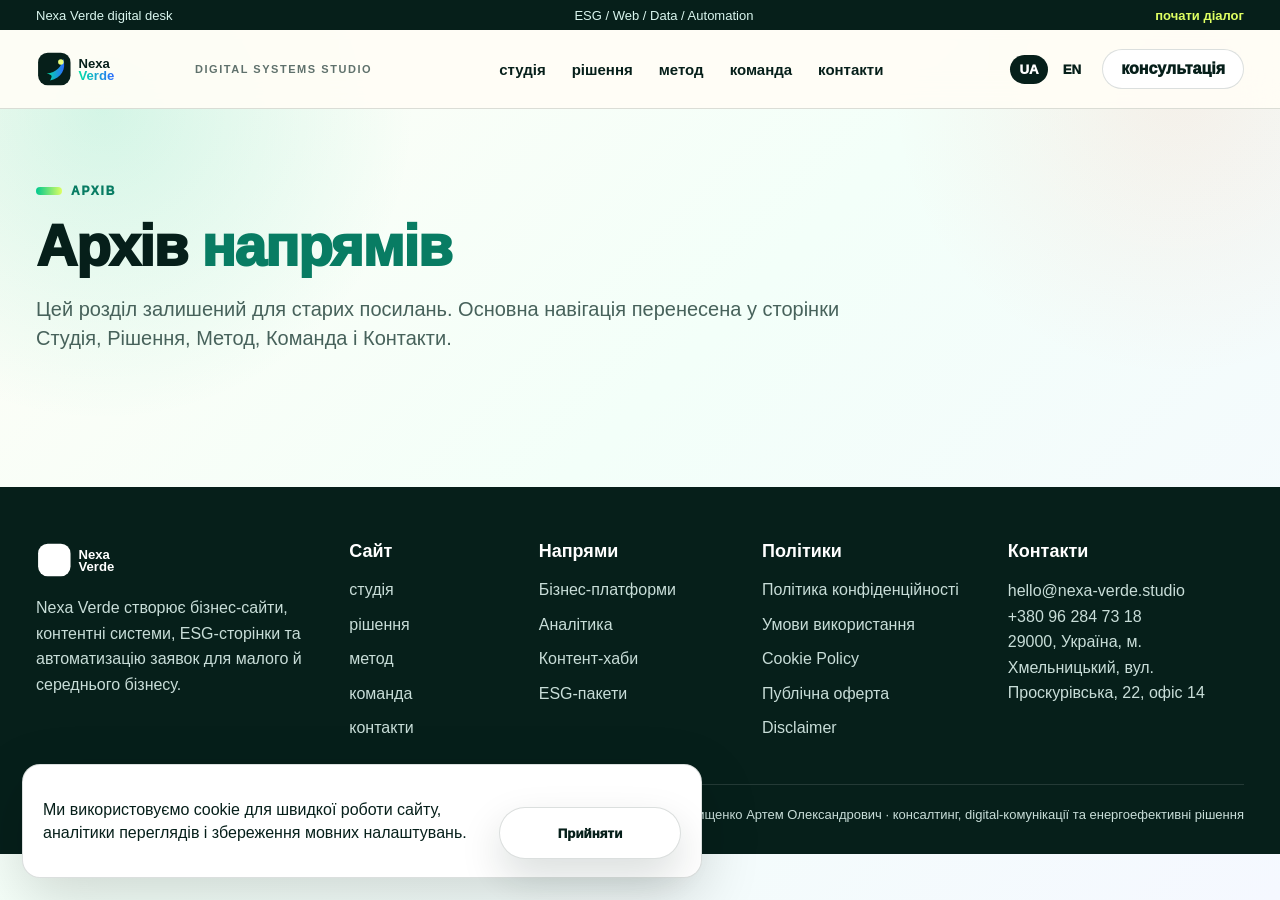
<file: cases/index.html>
<!doctype html>
<html lang="uk">
<head>
  <meta charset="UTF-8"/>
  <meta name="viewport" content="width=device-width, initial-scale=1.0"/>
  <meta name="generator" content="WordPress 6.8.2"/>
  <meta name="robots" content="index, follow"/>
  <title>Архів напрямів - Nexa Verde</title>
  <meta name="description" content="Архів напрямів Nexa Verde."/>
  <link rel="canonical" href="https://nexa-verde.studio/"/>
  <link rel="stylesheet" href="/wp-content/themes/nexa-verde/assets/css/style.css"/>
  <script defer src="/wp-includes/js/wp-polyfill.min.js"></script>
  <script defer src="/wp-content/themes/nexa-verde/assets/js/main.js"></script>
</head>
<body class="">

    <header class="site-header">
      <div class="header-ribbon">
        <div class="wrap ribbon-inner">
          <span data-i18n="ribbon_left">Nexa Verde digital desk</span>
          <span>ESG / Web / Data / Automation</span>
          <a data-i18n="ribbon_link" href="/contacts/">почати діалог</a>
        </div>
      </div>
      <div class="wrap nav">
        <a class="brand" href="/" aria-label="Nexa Verde home">
          <img class="logo" src="/wp-content/themes/nexa-verde/assets/img/logo.svg" alt="Nexa Verde">
          <span data-i18n="brand_note">digital systems studio</span>
        </a>
        <button class="burger" aria-label="Відкрити меню" aria-expanded="false">☰</button>
        <nav class="menu" aria-label="Головна навігація">
          <a class="" data-i18n="nav_about" href="/about/">Студія</a><a class="" data-i18n="nav_services" href="/services/">Рішення</a><a class="" data-i18n="nav_method" href="/method/">Метод</a><a class="" data-i18n="nav_career" href="/career/">Команда</a><a class="" data-i18n="nav_contacts" href="/contacts/">Контакти</a>
        </nav>
        <div class="header-actions">
          <div class="lang" aria-label="Мова сайту"><button data-lang="ua" class="active">UA</button><button data-lang="en">EN</button></div>
          <a class="mini-cta" data-i18n="mini_cta" href="/contacts/">консультація</a>
        </div>
      </div>
    </header>
<main><div class="lang-block" data-lang-view="ua"><section class="page-hero wrap"><span class="eyebrow">архів</span><h1 class="page-title">Архів <span>напрямів</span></h1><p>Цей розділ залишений для старих посилань. Основна навігація перенесена у сторінки Студія, Рішення, Метод, Команда і Контакти.</p></section></div><div class="lang-block" data-lang-view="en"><section class="page-hero wrap"><span class="eyebrow">archive</span><h1 class="page-title">Direction <span>archive</span></h1><p>This section is kept for old links. Main navigation now uses Studio, Solutions, Method, Team and Contacts.</p></section></div></main>

    <footer class="site-footer">
      <div class="wrap footer-top">
        <div class="footer-brand">
          <img class="logo footer-logo" src="/wp-content/themes/nexa-verde/assets/img/logo.svg" alt="Nexa Verde">
          <p data-i18n="footer_about">Nexa Verde створює бізнес-сайти, контентні системи, ESG-сторінки та автоматизацію заявок для малого й середнього бізнесу.</p>
        </div>
        <div>
          <h3 data-i18n="footer_site">Сайт</h3>
          <a data-i18n="nav_about" href="/about/">Студія</a><a data-i18n="nav_services" href="/services/">Рішення</a><a data-i18n="nav_method" href="/method/">Метод</a><a data-i18n="nav_career" href="/career/">Команда</a><a data-i18n="nav_contacts" href="/contacts/">Контакти</a>
        </div>
        <div>
          <h3 data-i18n="footer_solutions">Напрями</h3>
          <a data-i18n="solution_business" href="/services/#web">Бізнес-платформи</a>
          <a data-i18n="solution_analytics" href="/services/#analytics">Аналітика</a>
          <a data-i18n="solution_content" href="/services/#content">Контент-хаби</a>
          <a data-i18n="solution_esg" href="/services/#esg">ESG-пакети</a>
        </div>
        <div>
          <h3 data-i18n="footer_legal">Політики</h3>
          <a data-i18n="legal_privacy-policy" href="/privacy-policy/">Політика конфіденційності</a><a data-i18n="legal_terms-and-conditions" href="/terms-and-conditions/">Умови використання</a><a data-i18n="legal_cookie-policy" href="/cookie-policy/">Cookie Policy</a><a data-i18n="legal_offer-agreement" href="/offer-agreement/">Публічна оферта</a><a data-i18n="legal_disclaimer" href="/disclaimer/">Disclaimer</a>
        </div>
        <div class="footer-contact">
          <h3 data-i18n="footer_contacts">Контакти</h3>
          <p>hello@nexa-verde.studio<br>+380 96 284 73 18<br><span data-i18n="address">29000, Україна, м. Хмельницький, вул. Проскурівська, 22, офіс 14</span></p>
        </div>
      </div>
      <div class="wrap footer-bottom">
        <span>© 2026 Nexa Verde.</span>
        <span data-i18n="footer_legal_line">ФОП Грищенко Артем Олександрович · консалтинг, digital-комунікації та енергоефективні рішення</span>
      </div>
    </footer>
    <div id="cookiePopup" class="cookie-popup" role="dialog" aria-live="polite">
      <p data-i18n="cookie_text">Ми використовуємо cookie для швидкої роботи сайту, аналітики переглядів і збереження мовних налаштувань.</p>
      <button id="acceptCookies" class="btn light" data-i18n="accept">Прийняти</button>
    </div>
</body>
</html>
</file>
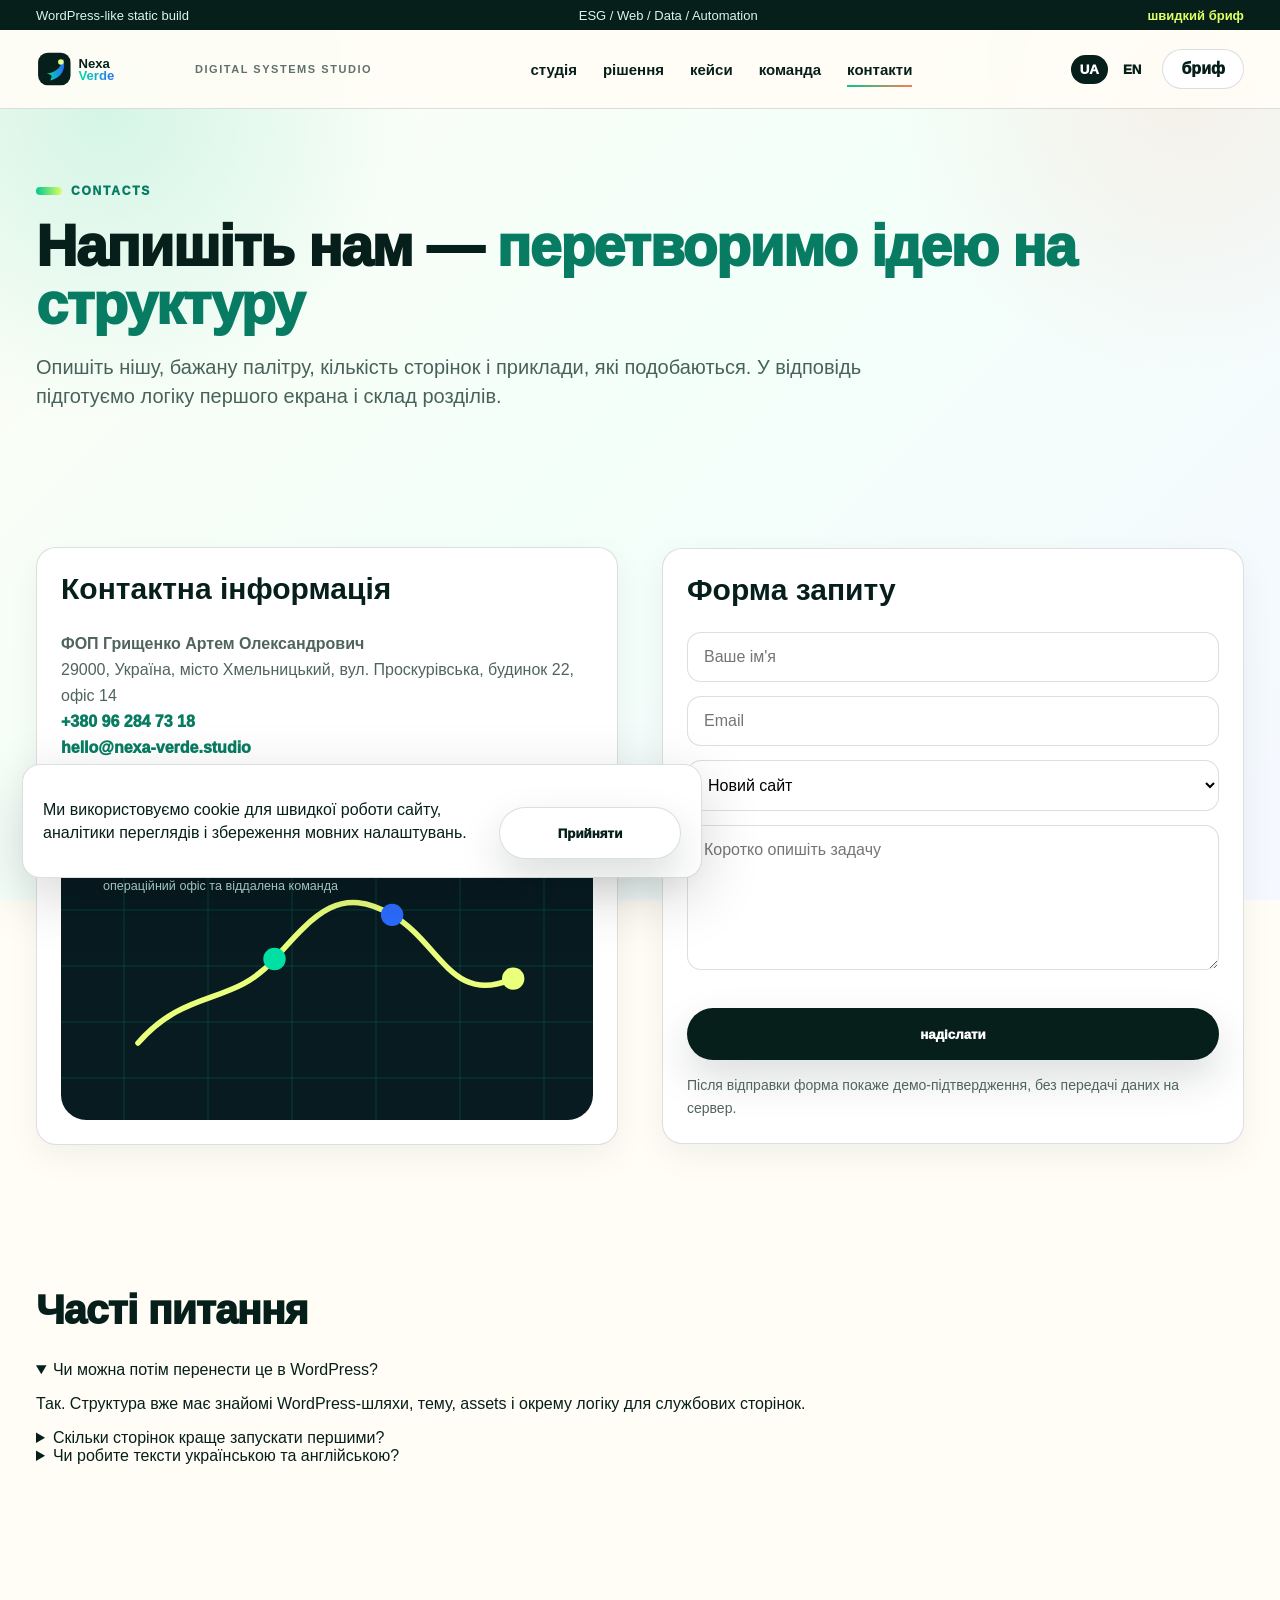
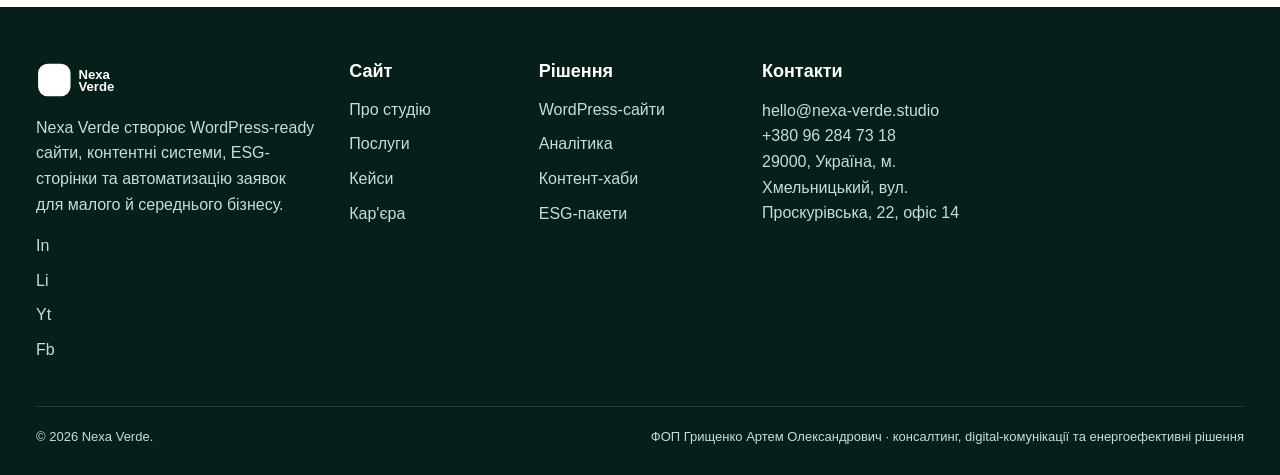
<file: contacts/index.html>
<!doctype html>
<html lang="uk">
<head>
  <meta charset="UTF-8"/>
  <meta name="viewport" content="width=device-width, initial-scale=1.0"/>
  <meta name="generator" content="WordPress 6.8.2"/>
  <meta name="robots" content="index, follow"/>
  <title>Контакти — Nexa Verde</title>
  <meta name="description" content="Контакти Nexa Verde, форма запиту, адреса і короткий бриф для нового сайту."/>
  <link rel="canonical" href="https://nexa-verde.studio/"/>
  <link rel="stylesheet" href="/wp-content/themes/nexa-verde/assets/css/style.css"/>
  <script defer src="/wp-includes/js/wp-polyfill.min.js"></script>
  <script defer src="/wp-content/themes/nexa-verde/assets/js/main.js"></script>
</head>
<body>

    <header class="site-header">
      <div class="header-ribbon">
        <div class="wrap ribbon-inner">
          <span>WordPress-like static build</span>
          <span>ESG / Web / Data / Automation</span>
          <a href="/contacts/">швидкий бриф</a>
        </div>
      </div>
      <div class="wrap nav">
        <a class="brand" href="/" aria-label="Nexa Verde home">
          <img class="logo" src="/wp-content/themes/nexa-verde/assets/img/logo.svg" alt="Nexa Verde">
          <span>digital systems studio</span>
        </a>
        <button class="burger" aria-label="Відкрити меню" aria-expanded="false">☰</button>
        <nav class="menu" aria-label="Головна навігація">
          <a class="" data-i18n="nav_about" href="/about/">про нас</a><a class="" data-i18n="nav_services" href="/services/">послуги</a><a class="" data-i18n="nav_cases" href="/cases/">кейси</a><a class="" data-i18n="nav_career" href="/career/">кар'єра</a><a class="active" data-i18n="nav_contacts" href="/contacts/">контакти</a>
        </nav>
        <div class="header-actions">
          <div class="lang" aria-label="Мова сайту"><button data-lang="ua" class="active">UA</button><button data-lang="en">EN</button></div>
          <a class="mini-cta" href="/contacts/">бриф</a>
        </div>
      </div>
    </header>
<main>
    <section class="page-hero wrap">
      <span class="eyebrow">contacts</span>
      <h1 class="page-title">Напишіть нам — <span>перетворимо ідею на структуру</span></h1>
      <p>Опишіть нішу, бажану палітру, кількість сторінок і приклади, які подобаються. У відповідь підготуємо логіку першого екрана і склад розділів.</p>
    </section>
    <section class="section wrap contact-grid reveal">
      <div class="contact-card">
        <h2>Контактна інформація</h2>
        <p><b>ФОП Грищенко Артем Олександрович</b><br>29000, Україна, місто Хмельницький, вул. Проскурівська, будинок 22, офіс 14<br><a href="tel:+380962847318">+380 96 284 73 18</a><br><a href="mailto:hello@nexa-verde.studio">hello@nexa-verde.studio</a><br>Вид діяльності: консалтинг, digital-комунікації та енергоефективні рішення для бізнесу</p>
        <img src="/wp-content/themes/nexa-verde/assets/img/map.svg" alt="map" class="map-img">
      </div>
      <div class="contact-card">
        <h2>Форма запиту</h2>
        <form class="form contact-form">
          <input name="name" placeholder="Ваше ім'я" required>
          <input name="email" placeholder="Email" type="email" required>
          <select name="type"><option>Новий сайт</option><option>Редизайн</option><option>Контент</option><option>ESG / аналітика</option></select>
          <textarea name="message" placeholder="Коротко опишіть задачу" required></textarea>
          <button class="btn" type="submit">надіслати</button>
          <p class="form-note">Після відправки форма покаже демо-підтвердження, без передачі даних на сервер.</p>
        </form>
      </div>
    </section>
    <section class="section wrap reveal">
      <div class="faq">
        <h2 class="section-title">Часті питання</h2>
        <details open><summary>Чи можна потім перенести це в WordPress?</summary><p>Так. Структура вже має знайомі WordPress-шляхи, тему, assets і окрему логіку для службових сторінок.</p></details>
        <details><summary>Скільки сторінок краще запускати першими?</summary><p>Зазвичай достатньо головної, послуг, кейсів, про нас, контактів і 2-3 посадкових сторінок під ключові напрями.</p></details>
        <details><summary>Чи робите тексти українською та англійською?</summary><p>Так, можемо підготувати українську основу і англійську версію для головних комерційних блоків.</p></details>
      </div>
    </section></main>

    <footer class="site-footer">
      <div class="wrap footer-top">
        <div>
          <img class="logo footer-logo" src="/wp-content/themes/nexa-verde/assets/img/logo.svg" alt="Nexa Verde">
          <p>Nexa Verde створює WordPress-ready сайти, контентні системи, ESG-сторінки та автоматизацію заявок для малого й середнього бізнесу.</p>
          <div class="socials" aria-label="Соцмережі">
            <a href="#" aria-label="Instagram">In</a>
            <a href="#" aria-label="LinkedIn">Li</a>
            <a href="#" aria-label="YouTube">Yt</a>
            <a href="#" aria-label="Facebook">Fb</a>
          </div>
        </div>
        <div>
          <h3>Сайт</h3>
          <a href="/about/">Про студію</a>
          <a href="/services/">Послуги</a>
          <a href="/cases/">Кейси</a>
          <a href="/career/">Кар'єра</a>
        </div>
        <div>
          <h3>Рішення</h3>
          <a href="/services/#web">WordPress-сайти</a>
          <a href="/services/#analytics">Аналітика</a>
          <a href="/services/#content">Контент-хаби</a>
          <a href="/services/#esg">ESG-пакети</a>
        </div>
        <div class="footer-contact">
          <h3>Контакти</h3>
          <p>hello@nexa-verde.studio<br>+380 96 284 73 18<br>29000, Україна, м. Хмельницький, вул. Проскурівська, 22, офіс 14</p>
        </div>
      </div>
      <div class="wrap footer-bottom">
        <span>© 2026 Nexa Verde.</span>
        <span>ФОП Грищенко Артем Олександрович · консалтинг, digital-комунікації та енергоефективні рішення</span>
      </div>
    </footer>
    <div id="cookiePopup" class="cookie-popup" role="dialog" aria-live="polite">
      <p>Ми використовуємо cookie для швидкої роботи сайту, аналітики переглядів і збереження мовних налаштувань.</p>
      <button id="acceptCookies" class="btn light">Прийняти</button>
    </div>
</body>
</html>
</file>
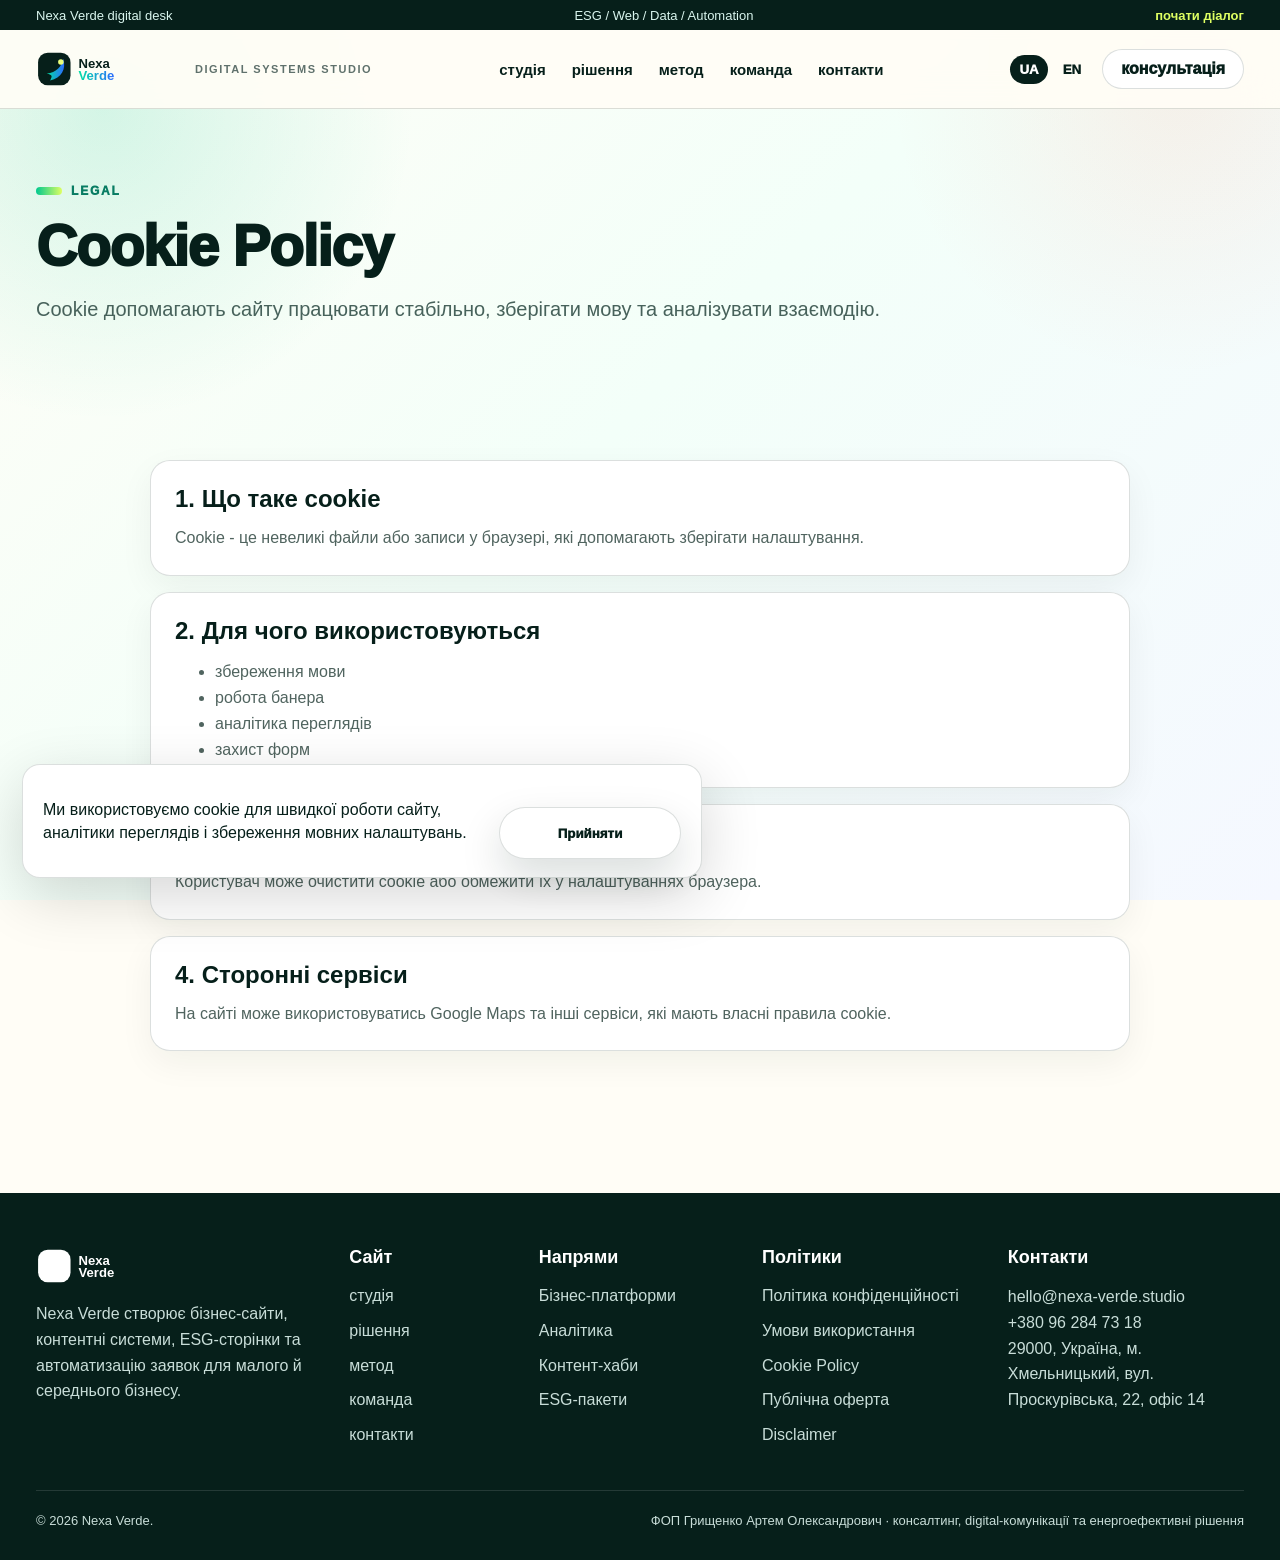
<file: cookie-policy/index.html>
<!doctype html>
<html lang="uk">
<head>
  <meta charset="UTF-8"/>
  <meta name="viewport" content="width=device-width, initial-scale=1.0"/>
  <meta name="generator" content="WordPress 6.8.2"/>
  <meta name="robots" content="index, follow"/>
  <title>Cookie Policy - Nexa Verde</title>
  <meta name="description" content="Cookie Policy Nexa Verde."/>
  <link rel="canonical" href="https://nexa-verde.studio/"/>
  <link rel="stylesheet" href="/wp-content/themes/nexa-verde/assets/css/style.css"/>
  <script defer src="/wp-includes/js/wp-polyfill.min.js"></script>
  <script defer src="/wp-content/themes/nexa-verde/assets/js/main.js"></script>
</head>
<body class="policy-page">

    <header class="site-header">
      <div class="header-ribbon">
        <div class="wrap ribbon-inner">
          <span data-i18n="ribbon_left">Nexa Verde digital desk</span>
          <span>ESG / Web / Data / Automation</span>
          <a data-i18n="ribbon_link" href="/contacts/">почати діалог</a>
        </div>
      </div>
      <div class="wrap nav">
        <a class="brand" href="/" aria-label="Nexa Verde home">
          <img class="logo" src="/wp-content/themes/nexa-verde/assets/img/logo.svg" alt="Nexa Verde">
          <span data-i18n="brand_note">digital systems studio</span>
        </a>
        <button class="burger" aria-label="Відкрити меню" aria-expanded="false">☰</button>
        <nav class="menu" aria-label="Головна навігація">
          <a class="" data-i18n="nav_about" href="/about/">Студія</a><a class="" data-i18n="nav_services" href="/services/">Рішення</a><a class="" data-i18n="nav_method" href="/method/">Метод</a><a class="" data-i18n="nav_career" href="/career/">Команда</a><a class="" data-i18n="nav_contacts" href="/contacts/">Контакти</a>
        </nav>
        <div class="header-actions">
          <div class="lang" aria-label="Мова сайту"><button data-lang="ua" class="active">UA</button><button data-lang="en">EN</button></div>
          <a class="mini-cta" data-i18n="mini_cta" href="/contacts/">консультація</a>
        </div>
      </div>
    </header>
<main><div class="lang-block" data-lang-view="ua"><section class="page-hero wrap"><span class="eyebrow">legal</span><h1 class="page-title">Cookie Policy</h1><p>Cookie допомагають сайту працювати стабільно, зберігати мову та аналізувати взаємодію.</p></section><section class="section wrap legal-content"><article class="legal-block reveal"><h2>1. Що таке cookie</h2><p>Cookie - це невеликі файли або записи у браузері, які допомагають зберігати налаштування.</p></article><article class="legal-block reveal"><h2>2. Для чого використовуються</h2><ul><li>збереження мови</li><li>робота банера</li><li>аналітика переглядів</li><li>захист форм</li></ul></article><article class="legal-block reveal"><h2>3. Керування</h2><p>Користувач може очистити cookie або обмежити їх у налаштуваннях браузера.</p></article><article class="legal-block reveal"><h2>4. Сторонні сервіси</h2><p>На сайті може використовуватись Google Maps та інші сервіси, які мають власні правила cookie.</p></article></section></div><div class="lang-block" data-lang-view="en"><section class="page-hero wrap"><span class="eyebrow">legal</span><h1 class="page-title">Cookie Policy</h1><p>Cookies help the website work reliably, remember language and analyze interactions.</p></section><section class="section wrap legal-content"><article class="legal-block reveal"><h2>1. What cookies are</h2><p>Cookies are small browser files or records that help store preferences.</p></article><article class="legal-block reveal"><h2>2. Why they are used</h2><ul><li>language storage</li><li>banner state</li><li>view analytics</li><li>form protection</li></ul></article><article class="legal-block reveal"><h2>3. Control</h2><p>Users can clear or restrict cookies in browser settings.</p></article><article class="legal-block reveal"><h2>4. Third-party services</h2><p>The website may use Google Maps and other services with their own cookie rules.</p></article></section></div></main>

    <footer class="site-footer">
      <div class="wrap footer-top">
        <div class="footer-brand">
          <img class="logo footer-logo" src="/wp-content/themes/nexa-verde/assets/img/logo.svg" alt="Nexa Verde">
          <p data-i18n="footer_about">Nexa Verde створює бізнес-сайти, контентні системи, ESG-сторінки та автоматизацію заявок для малого й середнього бізнесу.</p>
        </div>
        <div>
          <h3 data-i18n="footer_site">Сайт</h3>
          <a data-i18n="nav_about" href="/about/">Студія</a><a data-i18n="nav_services" href="/services/">Рішення</a><a data-i18n="nav_method" href="/method/">Метод</a><a data-i18n="nav_career" href="/career/">Команда</a><a data-i18n="nav_contacts" href="/contacts/">Контакти</a>
        </div>
        <div>
          <h3 data-i18n="footer_solutions">Напрями</h3>
          <a data-i18n="solution_business" href="/services/#web">Бізнес-платформи</a>
          <a data-i18n="solution_analytics" href="/services/#analytics">Аналітика</a>
          <a data-i18n="solution_content" href="/services/#content">Контент-хаби</a>
          <a data-i18n="solution_esg" href="/services/#esg">ESG-пакети</a>
        </div>
        <div>
          <h3 data-i18n="footer_legal">Політики</h3>
          <a data-i18n="legal_privacy-policy" href="/privacy-policy/">Політика конфіденційності</a><a data-i18n="legal_terms-and-conditions" href="/terms-and-conditions/">Умови використання</a><a data-i18n="legal_cookie-policy" href="/cookie-policy/">Cookie Policy</a><a data-i18n="legal_offer-agreement" href="/offer-agreement/">Публічна оферта</a><a data-i18n="legal_disclaimer" href="/disclaimer/">Disclaimer</a>
        </div>
        <div class="footer-contact">
          <h3 data-i18n="footer_contacts">Контакти</h3>
          <p>hello@nexa-verde.studio<br>+380 96 284 73 18<br><span data-i18n="address">29000, Україна, м. Хмельницький, вул. Проскурівська, 22, офіс 14</span></p>
        </div>
      </div>
      <div class="wrap footer-bottom">
        <span>© 2026 Nexa Verde.</span>
        <span data-i18n="footer_legal_line">ФОП Грищенко Артем Олександрович · консалтинг, digital-комунікації та енергоефективні рішення</span>
      </div>
    </footer>
    <div id="cookiePopup" class="cookie-popup" role="dialog" aria-live="polite">
      <p data-i18n="cookie_text">Ми використовуємо cookie для швидкої роботи сайту, аналітики переглядів і збереження мовних налаштувань.</p>
      <button id="acceptCookies" class="btn light" data-i18n="accept">Прийняти</button>
    </div>
</body>
</html>
</file>
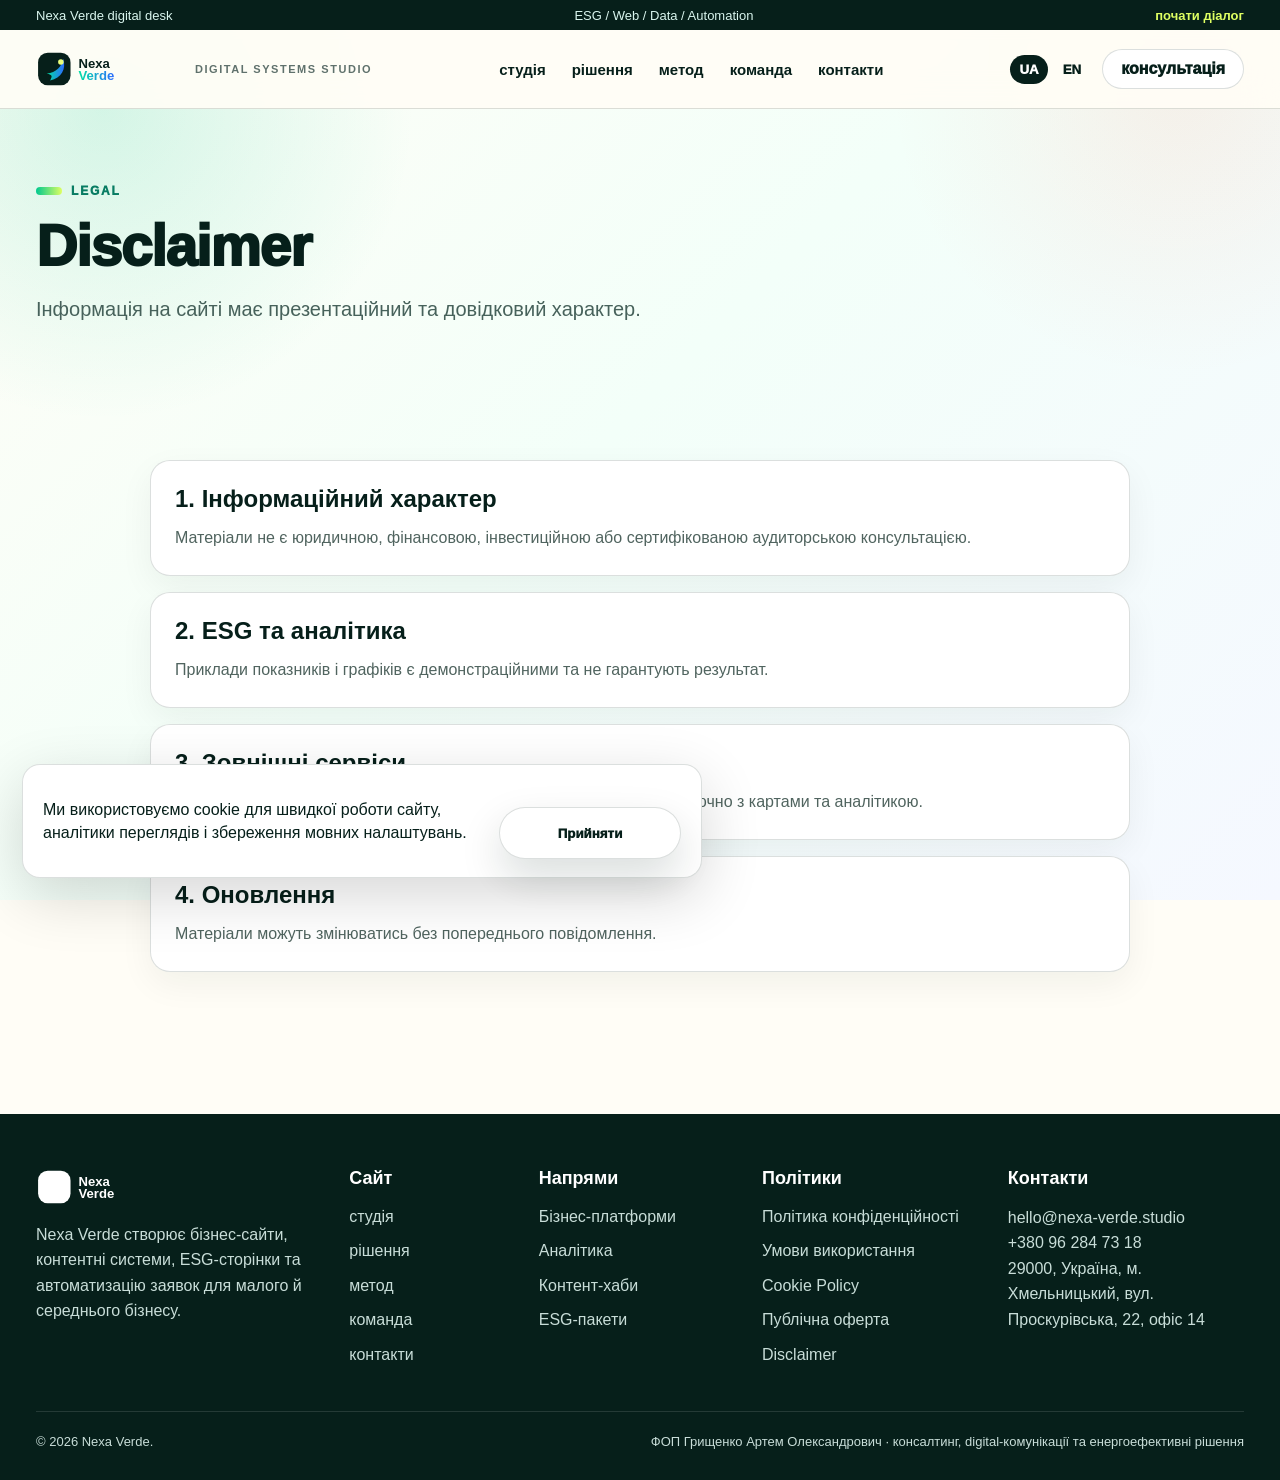
<file: disclaimer/index.html>
<!doctype html>
<html lang="uk">
<head>
  <meta charset="UTF-8"/>
  <meta name="viewport" content="width=device-width, initial-scale=1.0"/>
  <meta name="generator" content="WordPress 6.8.2"/>
  <meta name="robots" content="index, follow"/>
  <title>Disclaimer - Nexa Verde</title>
  <meta name="description" content="Disclaimer Nexa Verde."/>
  <link rel="canonical" href="https://nexa-verde.studio/"/>
  <link rel="stylesheet" href="/wp-content/themes/nexa-verde/assets/css/style.css"/>
  <script defer src="/wp-includes/js/wp-polyfill.min.js"></script>
  <script defer src="/wp-content/themes/nexa-verde/assets/js/main.js"></script>
</head>
<body class="policy-page">

    <header class="site-header">
      <div class="header-ribbon">
        <div class="wrap ribbon-inner">
          <span data-i18n="ribbon_left">Nexa Verde digital desk</span>
          <span>ESG / Web / Data / Automation</span>
          <a data-i18n="ribbon_link" href="/contacts/">почати діалог</a>
        </div>
      </div>
      <div class="wrap nav">
        <a class="brand" href="/" aria-label="Nexa Verde home">
          <img class="logo" src="/wp-content/themes/nexa-verde/assets/img/logo.svg" alt="Nexa Verde">
          <span data-i18n="brand_note">digital systems studio</span>
        </a>
        <button class="burger" aria-label="Відкрити меню" aria-expanded="false">☰</button>
        <nav class="menu" aria-label="Головна навігація">
          <a class="" data-i18n="nav_about" href="/about/">Студія</a><a class="" data-i18n="nav_services" href="/services/">Рішення</a><a class="" data-i18n="nav_method" href="/method/">Метод</a><a class="" data-i18n="nav_career" href="/career/">Команда</a><a class="" data-i18n="nav_contacts" href="/contacts/">Контакти</a>
        </nav>
        <div class="header-actions">
          <div class="lang" aria-label="Мова сайту"><button data-lang="ua" class="active">UA</button><button data-lang="en">EN</button></div>
          <a class="mini-cta" data-i18n="mini_cta" href="/contacts/">консультація</a>
        </div>
      </div>
    </header>
<main><div class="lang-block" data-lang-view="ua"><section class="page-hero wrap"><span class="eyebrow">legal</span><h1 class="page-title">Disclaimer</h1><p>Інформація на сайті має презентаційний та довідковий характер.</p></section><section class="section wrap legal-content"><article class="legal-block reveal"><h2>1. Інформаційний характер</h2><p>Матеріали не є юридичною, фінансовою, інвестиційною або сертифікованою аудиторською консультацією.</p></article><article class="legal-block reveal"><h2>2. ESG та аналітика</h2><p>Приклади показників і графіків є демонстраційними та не гарантують результат.</p></article><article class="legal-block reveal"><h2>3. Зовнішні сервіси</h2><p>Ми не контролюємо політики та стабільність сторонніх платформ, включно з картами та аналітикою.</p></article><article class="legal-block reveal"><h2>4. Оновлення</h2><p>Матеріали можуть змінюватись без попереднього повідомлення.</p></article></section></div><div class="lang-block" data-lang-view="en"><section class="page-hero wrap"><span class="eyebrow">legal</span><h1 class="page-title">Disclaimer</h1><p>Information on the website is presentational and informational.</p></section><section class="section wrap legal-content"><article class="legal-block reveal"><h2>1. Informational nature</h2><p>Materials are not legal, financial, investment or certified audit advice.</p></article><article class="legal-block reveal"><h2>2. ESG and analytics</h2><p>Metric and chart examples are demonstrational and do not guarantee results.</p></article><article class="legal-block reveal"><h2>3. External services</h2><p>We do not control third-party policies or stability, including maps and analytics.</p></article><article class="legal-block reveal"><h2>4. Updates</h2><p>Materials may change without prior notice.</p></article></section></div></main>

    <footer class="site-footer">
      <div class="wrap footer-top">
        <div class="footer-brand">
          <img class="logo footer-logo" src="/wp-content/themes/nexa-verde/assets/img/logo.svg" alt="Nexa Verde">
          <p data-i18n="footer_about">Nexa Verde створює бізнес-сайти, контентні системи, ESG-сторінки та автоматизацію заявок для малого й середнього бізнесу.</p>
        </div>
        <div>
          <h3 data-i18n="footer_site">Сайт</h3>
          <a data-i18n="nav_about" href="/about/">Студія</a><a data-i18n="nav_services" href="/services/">Рішення</a><a data-i18n="nav_method" href="/method/">Метод</a><a data-i18n="nav_career" href="/career/">Команда</a><a data-i18n="nav_contacts" href="/contacts/">Контакти</a>
        </div>
        <div>
          <h3 data-i18n="footer_solutions">Напрями</h3>
          <a data-i18n="solution_business" href="/services/#web">Бізнес-платформи</a>
          <a data-i18n="solution_analytics" href="/services/#analytics">Аналітика</a>
          <a data-i18n="solution_content" href="/services/#content">Контент-хаби</a>
          <a data-i18n="solution_esg" href="/services/#esg">ESG-пакети</a>
        </div>
        <div>
          <h3 data-i18n="footer_legal">Політики</h3>
          <a data-i18n="legal_privacy-policy" href="/privacy-policy/">Політика конфіденційності</a><a data-i18n="legal_terms-and-conditions" href="/terms-and-conditions/">Умови використання</a><a data-i18n="legal_cookie-policy" href="/cookie-policy/">Cookie Policy</a><a data-i18n="legal_offer-agreement" href="/offer-agreement/">Публічна оферта</a><a data-i18n="legal_disclaimer" href="/disclaimer/">Disclaimer</a>
        </div>
        <div class="footer-contact">
          <h3 data-i18n="footer_contacts">Контакти</h3>
          <p>hello@nexa-verde.studio<br>+380 96 284 73 18<br><span data-i18n="address">29000, Україна, м. Хмельницький, вул. Проскурівська, 22, офіс 14</span></p>
        </div>
      </div>
      <div class="wrap footer-bottom">
        <span>© 2026 Nexa Verde.</span>
        <span data-i18n="footer_legal_line">ФОП Грищенко Артем Олександрович · консалтинг, digital-комунікації та енергоефективні рішення</span>
      </div>
    </footer>
    <div id="cookiePopup" class="cookie-popup" role="dialog" aria-live="polite">
      <p data-i18n="cookie_text">Ми використовуємо cookie для швидкої роботи сайту, аналітики переглядів і збереження мовних налаштувань.</p>
      <button id="acceptCookies" class="btn light" data-i18n="accept">Прийняти</button>
    </div>
</body>
</html>
</file>
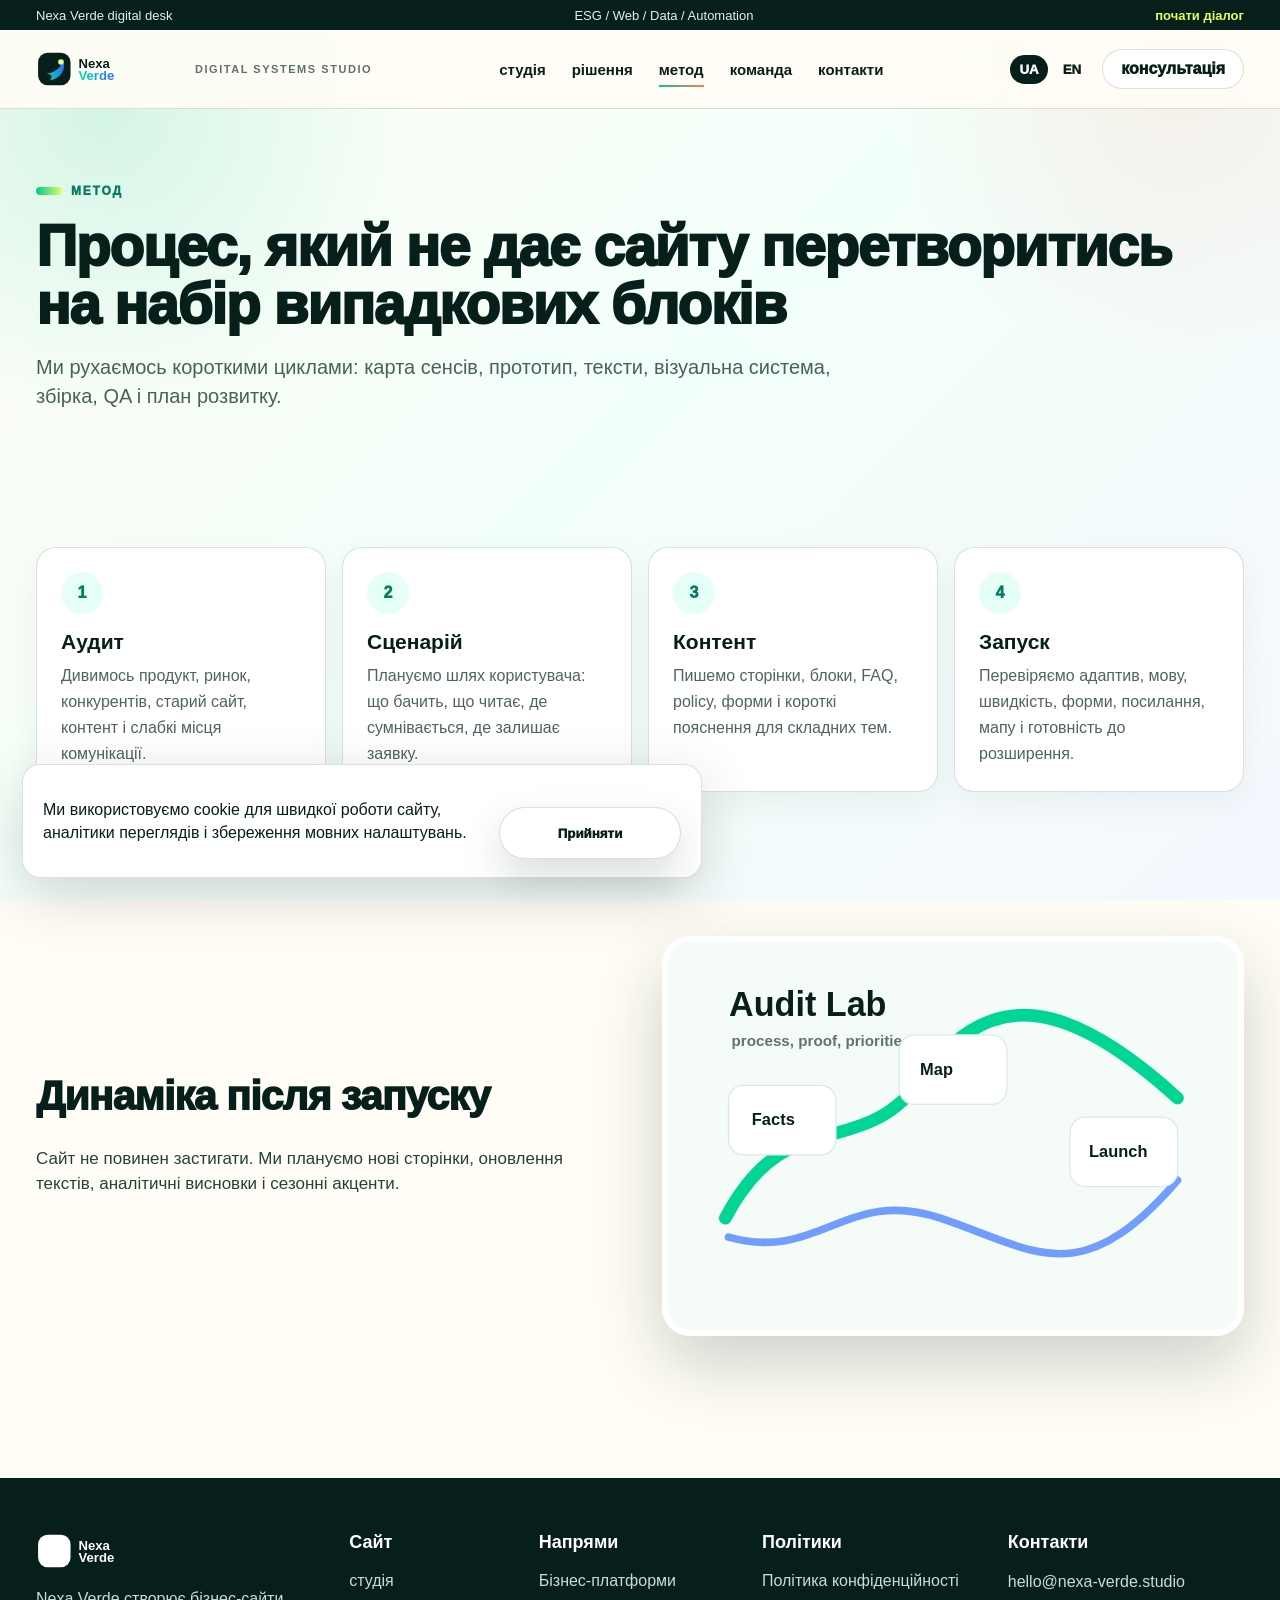
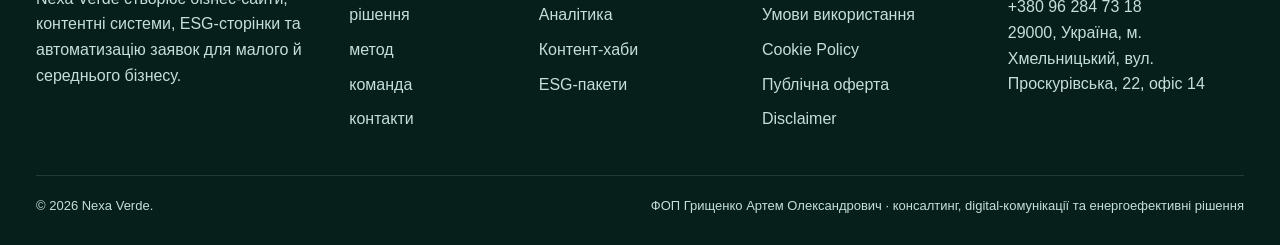
<file: method/index.html>
<!doctype html>
<html lang="uk">
  <head>
    <meta charset="UTF-8" />
    <meta name="viewport" content="width=device-width, initial-scale=1.0" />
    <meta name="generator" content="WordPress 6.8.2" />
    <meta name="robots" content="index, follow" />
    <title>Метод - Nexa Verde</title>
    <meta
      name="description"
      content="Метод роботи Nexa Verde: аудит, прототип, контент, дизайн, запуск і розвиток."
    />
    <link rel="canonical" href="https://nexa-verde.studio/" />
    <link
      rel="stylesheet"
      href="/wp-content/themes/nexa-verde/assets/css/style.css"
    />
    <script defer src="/wp-includes/js/wp-polyfill.min.js"></script>
    <script
      defer
      src="/wp-content/themes/nexa-verde/assets/js/main.js"
    ></script>
  </head>
  <body class="">
    <header class="site-header">
      <div class="header-ribbon">
        <div class="wrap ribbon-inner">
          <span data-i18n="ribbon_left">Nexa Verde digital desk</span>
          <span>ESG / Web / Data / Automation</span>
          <a data-i18n="ribbon_link" href="/contacts/">почати діалог</a>
        </div>
      </div>
      <div class="wrap nav">
        <a class="brand" href="/" aria-label="Nexa Verde home">
          <img
            class="logo"
            src="/wp-content/themes/nexa-verde/assets/img/logo.svg"
            alt="Nexa Verde"
          />
          <span data-i18n="brand_note">digital systems studio</span>
        </a>
        <button class="burger" aria-label="Відкрити меню" aria-expanded="false">
          ☰
        </button>
        <nav class="menu" aria-label="Головна навігація">
          <a class="" data-i18n="nav_about" href="/about/">Студія</a
          ><a class="" data-i18n="nav_services" href="/services/">Рішення</a
          ><a class="active" data-i18n="nav_method" href="/method/">Метод</a
          ><a class="" data-i18n="nav_career" href="/career/">Команда</a
          ><a class="" data-i18n="nav_contacts" href="/contacts/">Контакти</a>
        </nav>
        <div class="header-actions">
          <div class="lang" aria-label="Мова сайту">
            <button data-lang="ua" class="active">UA</button
            ><button data-lang="en">EN</button>
          </div>
          <a class="mini-cta" data-i18n="mini_cta" href="/contacts/"
            >консультація</a
          >
        </div>
      </div>
    </header>
    <main>
      <div class="lang-block" data-lang-view="ua">
        <section class="page-hero wrap">
          <span class="eyebrow">метод</span>
          <h1 class="page-title">
            Процес, який не дає сайту перетворитись на набір випадкових блоків
          </h1>
          <p>
            Ми рухаємось короткими циклами: карта сенсів, прототип, тексти,
            візуальна система, збірка, QA і план розвитку.
          </p>
        </section>
        <section class="section wrap reveal">
          <div class="process-grid">
            <article>
              <span>1</span>
              <h3>Аудит</h3>
              <p>
                Дивимось продукт, ринок, конкурентів, старий сайт, контент і
                слабкі місця комунікації.
              </p>
            </article>
            <article>
              <span>2</span>
              <h3>Сценарій</h3>
              <p>
                Плануємо шлях користувача: що бачить, що читає, де сумнівається,
                де залишає заявку.
              </p>
            </article>
            <article>
              <span>3</span>
              <h3>Контент</h3>
              <p>
                Пишемо сторінки, блоки, FAQ, policy, форми і короткі пояснення
                для складних тем.
              </p>
            </article>
            <article>
              <span>4</span>
              <h3>Запуск</h3>
              <p>
                Перевіряємо адаптив, мову, швидкість, форми, посилання, мапу і
                готовність до розширення.
              </p>
            </article>
          </div>
        </section>
        <section class="section wrap two-col reveal">
          <div>
            <h2 class="section-title">Динаміка після запуску</h2>
            <p class="lead small">
              Сайт не повинен застигати. Ми плануємо нові сторінки, оновлення
              текстів, аналітичні висновки і сезонні акценти.
            </p>
          </div>
          <img
            class="wide-img"
            src="/wp-content/themes/nexa-verde/assets/img/process-lab.svg"
            alt="Process lab"
          />
        </section>
      </div>
      <div class="lang-block" data-lang-view="en">
        <section class="page-hero wrap">
          <span class="eyebrow">method</span>
          <h1 class="page-title">
            A process that keeps the website from becoming random blocks
          </h1>
          <p>
            We work in short cycles: meaning map, prototype, copy, visual
            system, build, QA and growth plan.
          </p>
        </section>
        <section class="section wrap reveal">
          <div class="process-grid">
            <article>
              <span>1</span>
              <h3>Audit</h3>
              <p>
                We review product, market, competitors, old website, content and
                communication gaps.
              </p>
            </article>
            <article>
              <span>2</span>
              <h3>Scenario</h3>
              <p>
                We plan the user path: what they see, read, doubt and where they
                submit a request.
              </p>
            </article>
            <article>
              <span>3</span>
              <h3>Content</h3>
              <p>
                We write pages, blocks, FAQ, policies, forms and short
                explanations for complex topics.
              </p>
            </article>
            <article>
              <span>4</span>
              <h3>Launch</h3>
              <p>
                We check responsive behavior, language, speed, forms, links, map
                and future expansion readiness.
              </p>
            </article>
          </div>
        </section>
        <section class="section wrap two-col reveal">
          <div>
            <h2 class="section-title">Motion after launch</h2>
            <p class="lead small">
              A site should not freeze. We plan new pages, copy updates,
              analytical insights and seasonal focus points.
            </p>
          </div>
          <img
            class="wide-img"
            src="/wp-content/themes/nexa-verde/assets/img/process-lab.svg"
            alt="Process lab"
          />
        </section>
      </div>
    </main>

    <footer class="site-footer">
      <div class="wrap footer-top">
        <div class="footer-brand">
          <img
            class="logo footer-logo"
            src="/wp-content/themes/nexa-verde/assets/img/logo.svg"
            alt="Nexa Verde"
          />
          <p data-i18n="footer_about">
            Nexa Verde створює бізнес-сайти, контентні системи, ESG-сторінки та
            автоматизацію заявок для малого й середнього бізнесу.
          </p>
        </div>
        <div>
          <h3 data-i18n="footer_site">Сайт</h3>
          <a data-i18n="nav_about" href="/about/">Студія</a
          ><a data-i18n="nav_services" href="/services/">Рішення</a
          ><a data-i18n="nav_method" href="/method/">Метод</a
          ><a data-i18n="nav_career" href="/career/">Команда</a
          ><a data-i18n="nav_contacts" href="/contacts/">Контакти</a>
        </div>
        <div>
          <h3 data-i18n="footer_solutions">Напрями</h3>
          <a data-i18n="solution_business" href="/services/#web"
            >Бізнес-платформи</a
          >
          <a data-i18n="solution_analytics" href="/services/#analytics"
            >Аналітика</a
          >
          <a data-i18n="solution_content" href="/services/#content"
            >Контент-хаби</a
          >
          <a data-i18n="solution_esg" href="/services/#esg">ESG-пакети</a>
        </div>
        <div>
          <h3 data-i18n="footer_legal">Політики</h3>
          <a data-i18n="legal_privacy-policy" href="/privacy-policy/"
            >Політика конфіденційності</a
          ><a
            data-i18n="legal_terms-and-conditions"
            href="/terms-and-conditions/"
            >Умови використання</a
          ><a data-i18n="legal_cookie-policy" href="/cookie-policy/"
            >Cookie Policy</a
          ><a data-i18n="legal_offer-agreement" href="/offer-agreement/"
            >Публічна оферта</a
          ><a data-i18n="legal_disclaimer" href="/disclaimer/">Disclaimer</a>
        </div>
        <div class="footer-contact">
          <h3 data-i18n="footer_contacts">Контакти</h3>
          <p>
            hello@nexa-verde.studio<br />+380 96 284 73 18<br /><span
              data-i18n="address"
              >29000, Україна, м. Хмельницький, вул. Проскурівська, 22, офіс
              14</span
            >
          </p>
        </div>
      </div>
      <div class="wrap footer-bottom">
        <span>© 2026 Nexa Verde.</span>
        <span data-i18n="footer_legal_line"
          >ФОП Грищенко Артем Олександрович · консалтинг, digital-комунікації та
          енергоефективні рішення</span
        >
      </div>
    </footer>
    <div id="cookiePopup" class="cookie-popup" role="dialog" aria-live="polite">
      <p data-i18n="cookie_text">
        Ми використовуємо cookie для швидкої роботи сайту, аналітики переглядів
        і збереження мовних налаштувань.
      </p>
      <button id="acceptCookies" class="btn light" data-i18n="accept">
        Прийняти
      </button>
    </div>
  </body>
</html>
</file>
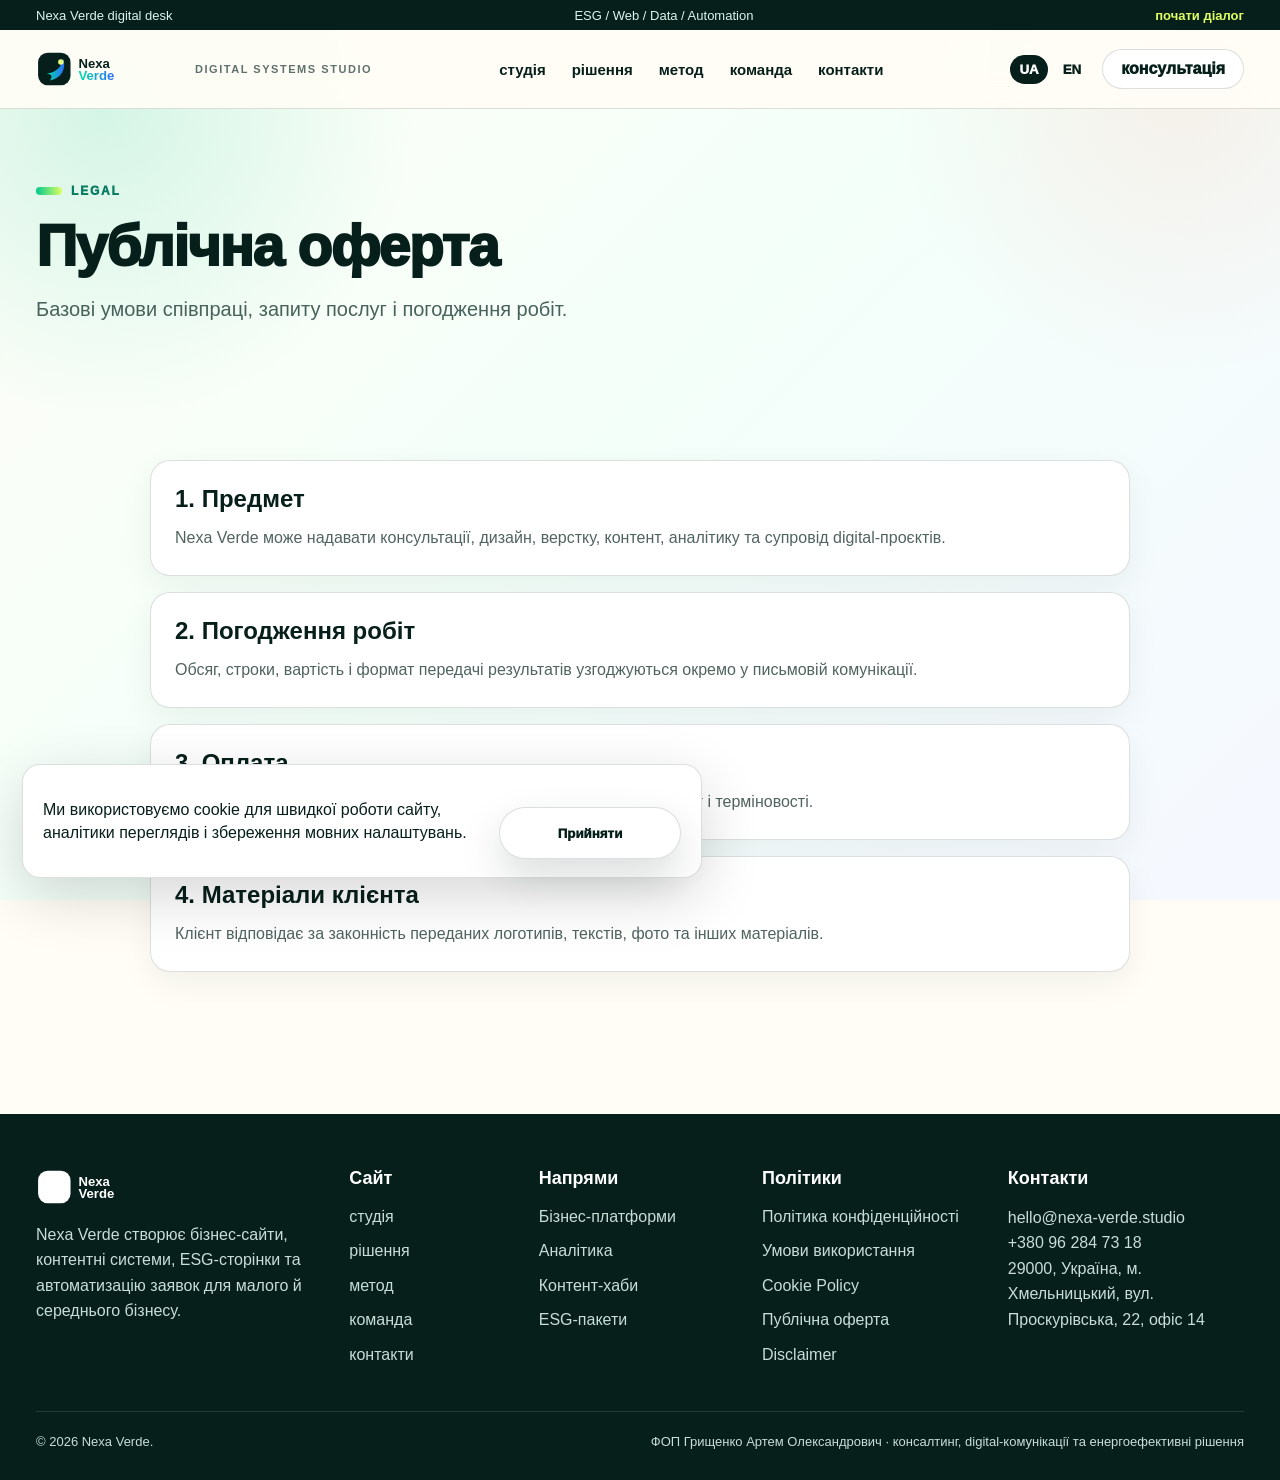
<file: offer-agreement/index.html>
<!doctype html>
<html lang="uk">
<head>
  <meta charset="UTF-8"/>
  <meta name="viewport" content="width=device-width, initial-scale=1.0"/>
  <meta name="generator" content="WordPress 6.8.2"/>
  <meta name="robots" content="index, follow"/>
  <title>Публічна оферта - Nexa Verde</title>
  <meta name="description" content="Публічна оферта Nexa Verde."/>
  <link rel="canonical" href="https://nexa-verde.studio/"/>
  <link rel="stylesheet" href="/wp-content/themes/nexa-verde/assets/css/style.css"/>
  <script defer src="/wp-includes/js/wp-polyfill.min.js"></script>
  <script defer src="/wp-content/themes/nexa-verde/assets/js/main.js"></script>
</head>
<body class="policy-page">

    <header class="site-header">
      <div class="header-ribbon">
        <div class="wrap ribbon-inner">
          <span data-i18n="ribbon_left">Nexa Verde digital desk</span>
          <span>ESG / Web / Data / Automation</span>
          <a data-i18n="ribbon_link" href="/contacts/">почати діалог</a>
        </div>
      </div>
      <div class="wrap nav">
        <a class="brand" href="/" aria-label="Nexa Verde home">
          <img class="logo" src="/wp-content/themes/nexa-verde/assets/img/logo.svg" alt="Nexa Verde">
          <span data-i18n="brand_note">digital systems studio</span>
        </a>
        <button class="burger" aria-label="Відкрити меню" aria-expanded="false">☰</button>
        <nav class="menu" aria-label="Головна навігація">
          <a class="" data-i18n="nav_about" href="/about/">Студія</a><a class="" data-i18n="nav_services" href="/services/">Рішення</a><a class="" data-i18n="nav_method" href="/method/">Метод</a><a class="" data-i18n="nav_career" href="/career/">Команда</a><a class="" data-i18n="nav_contacts" href="/contacts/">Контакти</a>
        </nav>
        <div class="header-actions">
          <div class="lang" aria-label="Мова сайту"><button data-lang="ua" class="active">UA</button><button data-lang="en">EN</button></div>
          <a class="mini-cta" data-i18n="mini_cta" href="/contacts/">консультація</a>
        </div>
      </div>
    </header>
<main><div class="lang-block" data-lang-view="ua"><section class="page-hero wrap"><span class="eyebrow">legal</span><h1 class="page-title">Публічна оферта</h1><p>Базові умови співпраці, запиту послуг і погодження робіт.</p></section><section class="section wrap legal-content"><article class="legal-block reveal"><h2>1. Предмет</h2><p>Nexa Verde може надавати консультації, дизайн, верстку, контент, аналітику та супровід digital-проєктів.</p></article><article class="legal-block reveal"><h2>2. Погодження робіт</h2><p>Обсяг, строки, вартість і формат передачі результатів узгоджуються окремо у письмовій комунікації.</p></article><article class="legal-block reveal"><h2>3. Оплата</h2><p>Фінансові умови визначаються індивідуально залежно від складу робіт і терміновості.</p></article><article class="legal-block reveal"><h2>4. Матеріали клієнта</h2><p>Клієнт відповідає за законність переданих логотипів, текстів, фото та інших матеріалів.</p></article></section></div><div class="lang-block" data-lang-view="en"><section class="page-hero wrap"><span class="eyebrow">legal</span><h1 class="page-title">Public Offer</h1><p>Basic cooperation, service request and approval terms.</p></section><section class="section wrap legal-content"><article class="legal-block reveal"><h2>1. Subject</h2><p>Nexa Verde may provide consulting, design, layout, content, analytics and digital project support.</p></article><article class="legal-block reveal"><h2>2. Work approval</h2><p>Scope, timing, price and delivery format are agreed separately in written communication.</p></article><article class="legal-block reveal"><h2>3. Payment</h2><p>Financial terms are individual and depend on scope and urgency.</p></article><article class="legal-block reveal"><h2>4. Client materials</h2><p>The client is responsible for the legality of provided logos, copy, photos and other materials.</p></article></section></div></main>

    <footer class="site-footer">
      <div class="wrap footer-top">
        <div class="footer-brand">
          <img class="logo footer-logo" src="/wp-content/themes/nexa-verde/assets/img/logo.svg" alt="Nexa Verde">
          <p data-i18n="footer_about">Nexa Verde створює бізнес-сайти, контентні системи, ESG-сторінки та автоматизацію заявок для малого й середнього бізнесу.</p>
        </div>
        <div>
          <h3 data-i18n="footer_site">Сайт</h3>
          <a data-i18n="nav_about" href="/about/">Студія</a><a data-i18n="nav_services" href="/services/">Рішення</a><a data-i18n="nav_method" href="/method/">Метод</a><a data-i18n="nav_career" href="/career/">Команда</a><a data-i18n="nav_contacts" href="/contacts/">Контакти</a>
        </div>
        <div>
          <h3 data-i18n="footer_solutions">Напрями</h3>
          <a data-i18n="solution_business" href="/services/#web">Бізнес-платформи</a>
          <a data-i18n="solution_analytics" href="/services/#analytics">Аналітика</a>
          <a data-i18n="solution_content" href="/services/#content">Контент-хаби</a>
          <a data-i18n="solution_esg" href="/services/#esg">ESG-пакети</a>
        </div>
        <div>
          <h3 data-i18n="footer_legal">Політики</h3>
          <a data-i18n="legal_privacy-policy" href="/privacy-policy/">Політика конфіденційності</a><a data-i18n="legal_terms-and-conditions" href="/terms-and-conditions/">Умови використання</a><a data-i18n="legal_cookie-policy" href="/cookie-policy/">Cookie Policy</a><a data-i18n="legal_offer-agreement" href="/offer-agreement/">Публічна оферта</a><a data-i18n="legal_disclaimer" href="/disclaimer/">Disclaimer</a>
        </div>
        <div class="footer-contact">
          <h3 data-i18n="footer_contacts">Контакти</h3>
          <p>hello@nexa-verde.studio<br>+380 96 284 73 18<br><span data-i18n="address">29000, Україна, м. Хмельницький, вул. Проскурівська, 22, офіс 14</span></p>
        </div>
      </div>
      <div class="wrap footer-bottom">
        <span>© 2026 Nexa Verde.</span>
        <span data-i18n="footer_legal_line">ФОП Грищенко Артем Олександрович · консалтинг, digital-комунікації та енергоефективні рішення</span>
      </div>
    </footer>
    <div id="cookiePopup" class="cookie-popup" role="dialog" aria-live="polite">
      <p data-i18n="cookie_text">Ми використовуємо cookie для швидкої роботи сайту, аналітики переглядів і збереження мовних налаштувань.</p>
      <button id="acceptCookies" class="btn light" data-i18n="accept">Прийняти</button>
    </div>
</body>
</html>
</file>
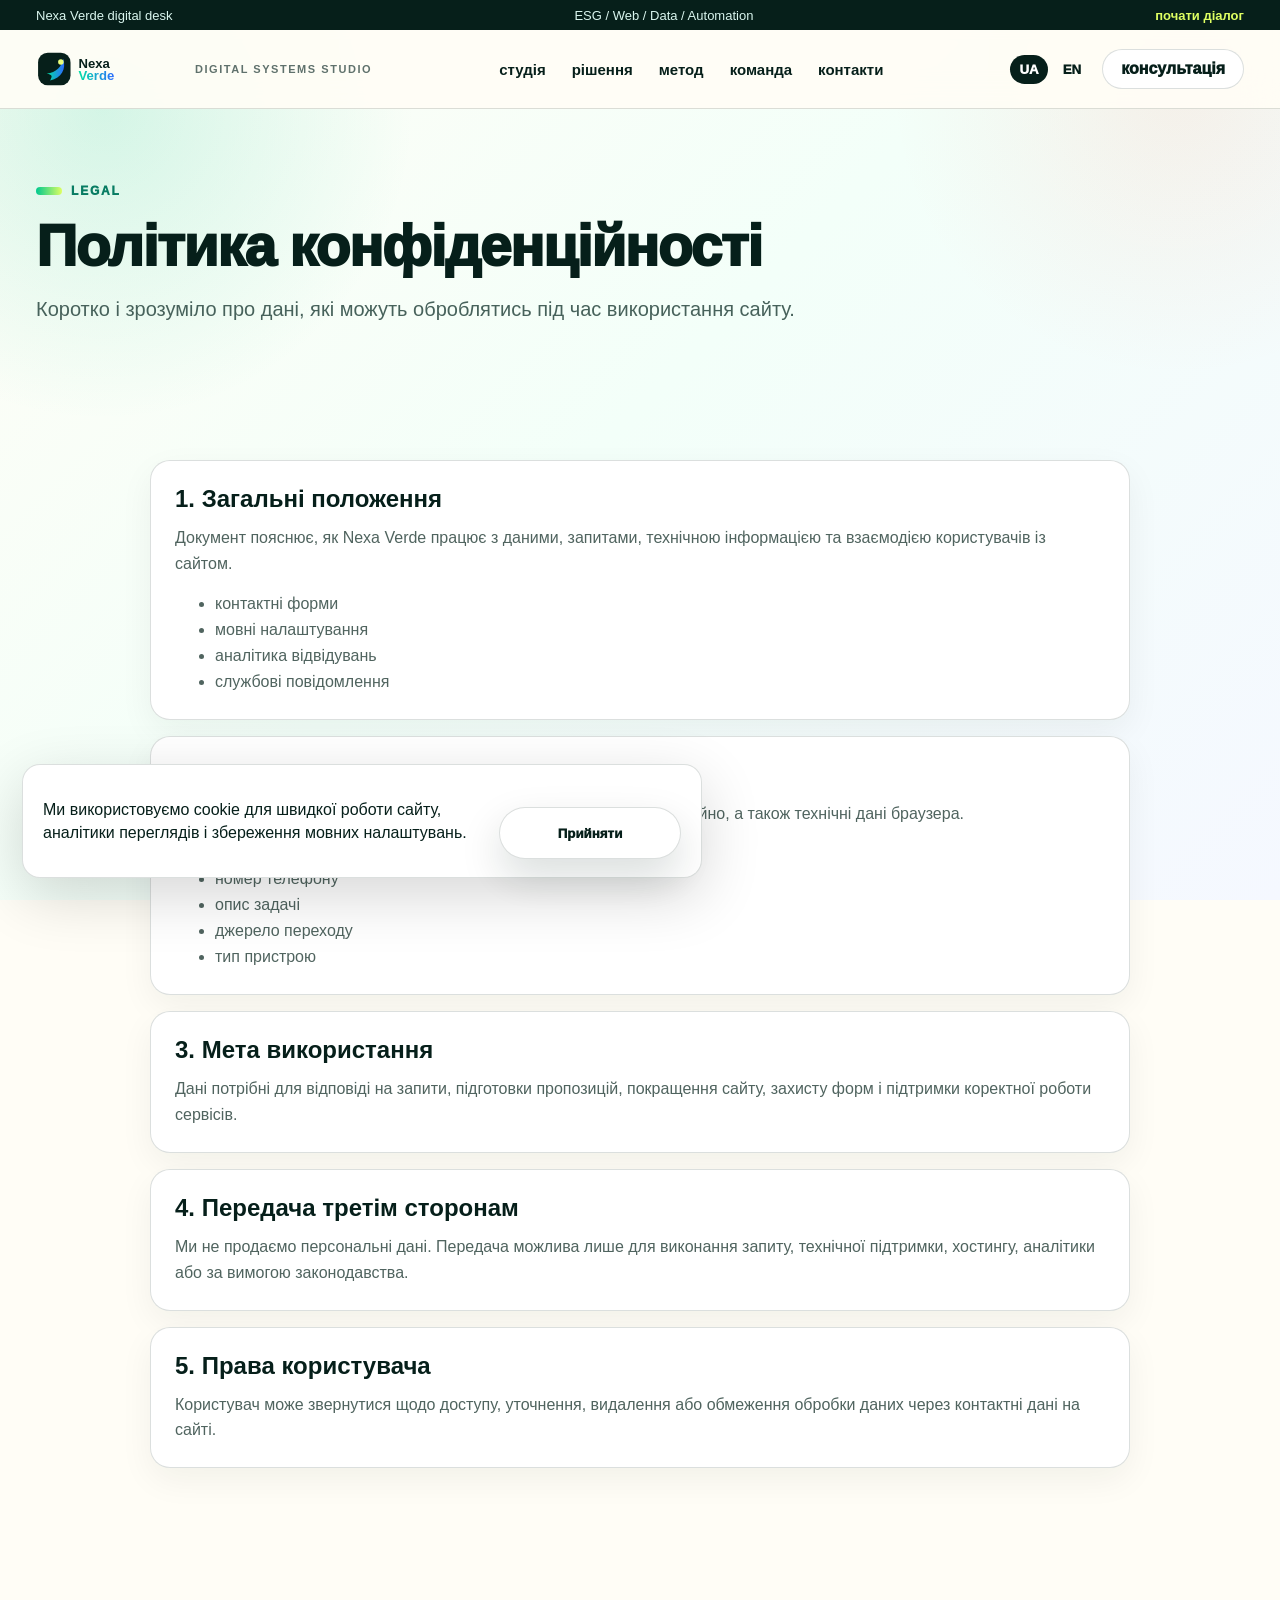
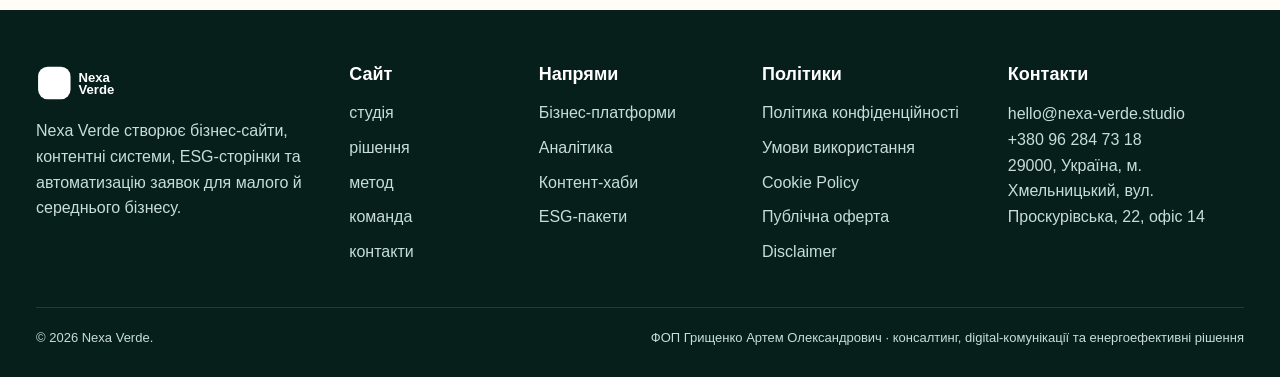
<file: privacy-policy/index.html>
<!doctype html>
<html lang="uk">
<head>
  <meta charset="UTF-8"/>
  <meta name="viewport" content="width=device-width, initial-scale=1.0"/>
  <meta name="generator" content="WordPress 6.8.2"/>
  <meta name="robots" content="index, follow"/>
  <title>Політика конфіденційності - Nexa Verde</title>
  <meta name="description" content="Політика конфіденційності Nexa Verde."/>
  <link rel="canonical" href="https://nexa-verde.studio/"/>
  <link rel="stylesheet" href="/wp-content/themes/nexa-verde/assets/css/style.css"/>
  <script defer src="/wp-includes/js/wp-polyfill.min.js"></script>
  <script defer src="/wp-content/themes/nexa-verde/assets/js/main.js"></script>
</head>
<body class="policy-page">

    <header class="site-header">
      <div class="header-ribbon">
        <div class="wrap ribbon-inner">
          <span data-i18n="ribbon_left">Nexa Verde digital desk</span>
          <span>ESG / Web / Data / Automation</span>
          <a data-i18n="ribbon_link" href="/contacts/">почати діалог</a>
        </div>
      </div>
      <div class="wrap nav">
        <a class="brand" href="/" aria-label="Nexa Verde home">
          <img class="logo" src="/wp-content/themes/nexa-verde/assets/img/logo.svg" alt="Nexa Verde">
          <span data-i18n="brand_note">digital systems studio</span>
        </a>
        <button class="burger" aria-label="Відкрити меню" aria-expanded="false">☰</button>
        <nav class="menu" aria-label="Головна навігація">
          <a class="" data-i18n="nav_about" href="/about/">Студія</a><a class="" data-i18n="nav_services" href="/services/">Рішення</a><a class="" data-i18n="nav_method" href="/method/">Метод</a><a class="" data-i18n="nav_career" href="/career/">Команда</a><a class="" data-i18n="nav_contacts" href="/contacts/">Контакти</a>
        </nav>
        <div class="header-actions">
          <div class="lang" aria-label="Мова сайту"><button data-lang="ua" class="active">UA</button><button data-lang="en">EN</button></div>
          <a class="mini-cta" data-i18n="mini_cta" href="/contacts/">консультація</a>
        </div>
      </div>
    </header>
<main><div class="lang-block" data-lang-view="ua"><section class="page-hero wrap"><span class="eyebrow">legal</span><h1 class="page-title">Політика конфіденційності</h1><p>Коротко і зрозуміло про дані, які можуть оброблятись під час використання сайту.</p></section><section class="section wrap legal-content"><article class="legal-block reveal"><h2>1. Загальні положення</h2><p>Документ пояснює, як Nexa Verde працює з даними, запитами, технічною інформацією та взаємодією користувачів із сайтом.</p><ul><li>контактні форми</li><li>мовні налаштування</li><li>аналітика відвідувань</li><li>службові повідомлення</li></ul></article><article class="legal-block reveal"><h2>2. Які дані можуть оброблятись</h2><p>Ми можемо отримувати інформацію, яку користувач надсилає самостійно, а також технічні дані браузера.</p><ul><li>ім'я та email</li><li>номер телефону</li><li>опис задачі</li><li>джерело переходу</li><li>тип пристрою</li></ul></article><article class="legal-block reveal"><h2>3. Мета використання</h2><p>Дані потрібні для відповіді на запити, підготовки пропозицій, покращення сайту, захисту форм і підтримки коректної роботи сервісів.</p></article><article class="legal-block reveal"><h2>4. Передача третім сторонам</h2><p>Ми не продаємо персональні дані. Передача можлива лише для виконання запиту, технічної підтримки, хостингу, аналітики або за вимогою законодавства.</p></article><article class="legal-block reveal"><h2>5. Права користувача</h2><p>Користувач може звернутися щодо доступу, уточнення, видалення або обмеження обробки даних через контактні дані на сайті.</p></article></section></div><div class="lang-block" data-lang-view="en"><section class="page-hero wrap"><span class="eyebrow">legal</span><h1 class="page-title">Privacy Policy</h1><p>A clear summary of data that may be processed when using the website.</p></section><section class="section wrap legal-content"><article class="legal-block reveal"><h2>1. General terms</h2><p>This document explains how Nexa Verde handles data, requests, technical information and website interactions.</p><ul><li>contact forms</li><li>language preferences</li><li>visit analytics</li><li>service messages</li></ul></article><article class="legal-block reveal"><h2>2. Data we may process</h2><p>We may receive information submitted by the user and technical browser data.</p><ul><li>name and email</li><li>phone number</li><li>task description</li><li>traffic source</li><li>device type</li></ul></article><article class="legal-block reveal"><h2>3. Purpose of use</h2><p>Data is used to answer requests, prepare proposals, improve the website, protect forms and keep services working correctly.</p></article><article class="legal-block reveal"><h2>4. Third parties</h2><p>We do not sell personal data. Transfer is possible only for request processing, technical support, hosting, analytics or legal requirements.</p></article><article class="legal-block reveal"><h2>5. User rights</h2><p>Users can request access, correction, deletion or restriction of processing through the contact details on the website.</p></article></section></div></main>

    <footer class="site-footer">
      <div class="wrap footer-top">
        <div class="footer-brand">
          <img class="logo footer-logo" src="/wp-content/themes/nexa-verde/assets/img/logo.svg" alt="Nexa Verde">
          <p data-i18n="footer_about">Nexa Verde створює бізнес-сайти, контентні системи, ESG-сторінки та автоматизацію заявок для малого й середнього бізнесу.</p>
        </div>
        <div>
          <h3 data-i18n="footer_site">Сайт</h3>
          <a data-i18n="nav_about" href="/about/">Студія</a><a data-i18n="nav_services" href="/services/">Рішення</a><a data-i18n="nav_method" href="/method/">Метод</a><a data-i18n="nav_career" href="/career/">Команда</a><a data-i18n="nav_contacts" href="/contacts/">Контакти</a>
        </div>
        <div>
          <h3 data-i18n="footer_solutions">Напрями</h3>
          <a data-i18n="solution_business" href="/services/#web">Бізнес-платформи</a>
          <a data-i18n="solution_analytics" href="/services/#analytics">Аналітика</a>
          <a data-i18n="solution_content" href="/services/#content">Контент-хаби</a>
          <a data-i18n="solution_esg" href="/services/#esg">ESG-пакети</a>
        </div>
        <div>
          <h3 data-i18n="footer_legal">Політики</h3>
          <a data-i18n="legal_privacy-policy" href="/privacy-policy/">Політика конфіденційності</a><a data-i18n="legal_terms-and-conditions" href="/terms-and-conditions/">Умови використання</a><a data-i18n="legal_cookie-policy" href="/cookie-policy/">Cookie Policy</a><a data-i18n="legal_offer-agreement" href="/offer-agreement/">Публічна оферта</a><a data-i18n="legal_disclaimer" href="/disclaimer/">Disclaimer</a>
        </div>
        <div class="footer-contact">
          <h3 data-i18n="footer_contacts">Контакти</h3>
          <p>hello@nexa-verde.studio<br>+380 96 284 73 18<br><span data-i18n="address">29000, Україна, м. Хмельницький, вул. Проскурівська, 22, офіс 14</span></p>
        </div>
      </div>
      <div class="wrap footer-bottom">
        <span>© 2026 Nexa Verde.</span>
        <span data-i18n="footer_legal_line">ФОП Грищенко Артем Олександрович · консалтинг, digital-комунікації та енергоефективні рішення</span>
      </div>
    </footer>
    <div id="cookiePopup" class="cookie-popup" role="dialog" aria-live="polite">
      <p data-i18n="cookie_text">Ми використовуємо cookie для швидкої роботи сайту, аналітики переглядів і збереження мовних налаштувань.</p>
      <button id="acceptCookies" class="btn light" data-i18n="accept">Прийняти</button>
    </div>
</body>
</html>
</file>
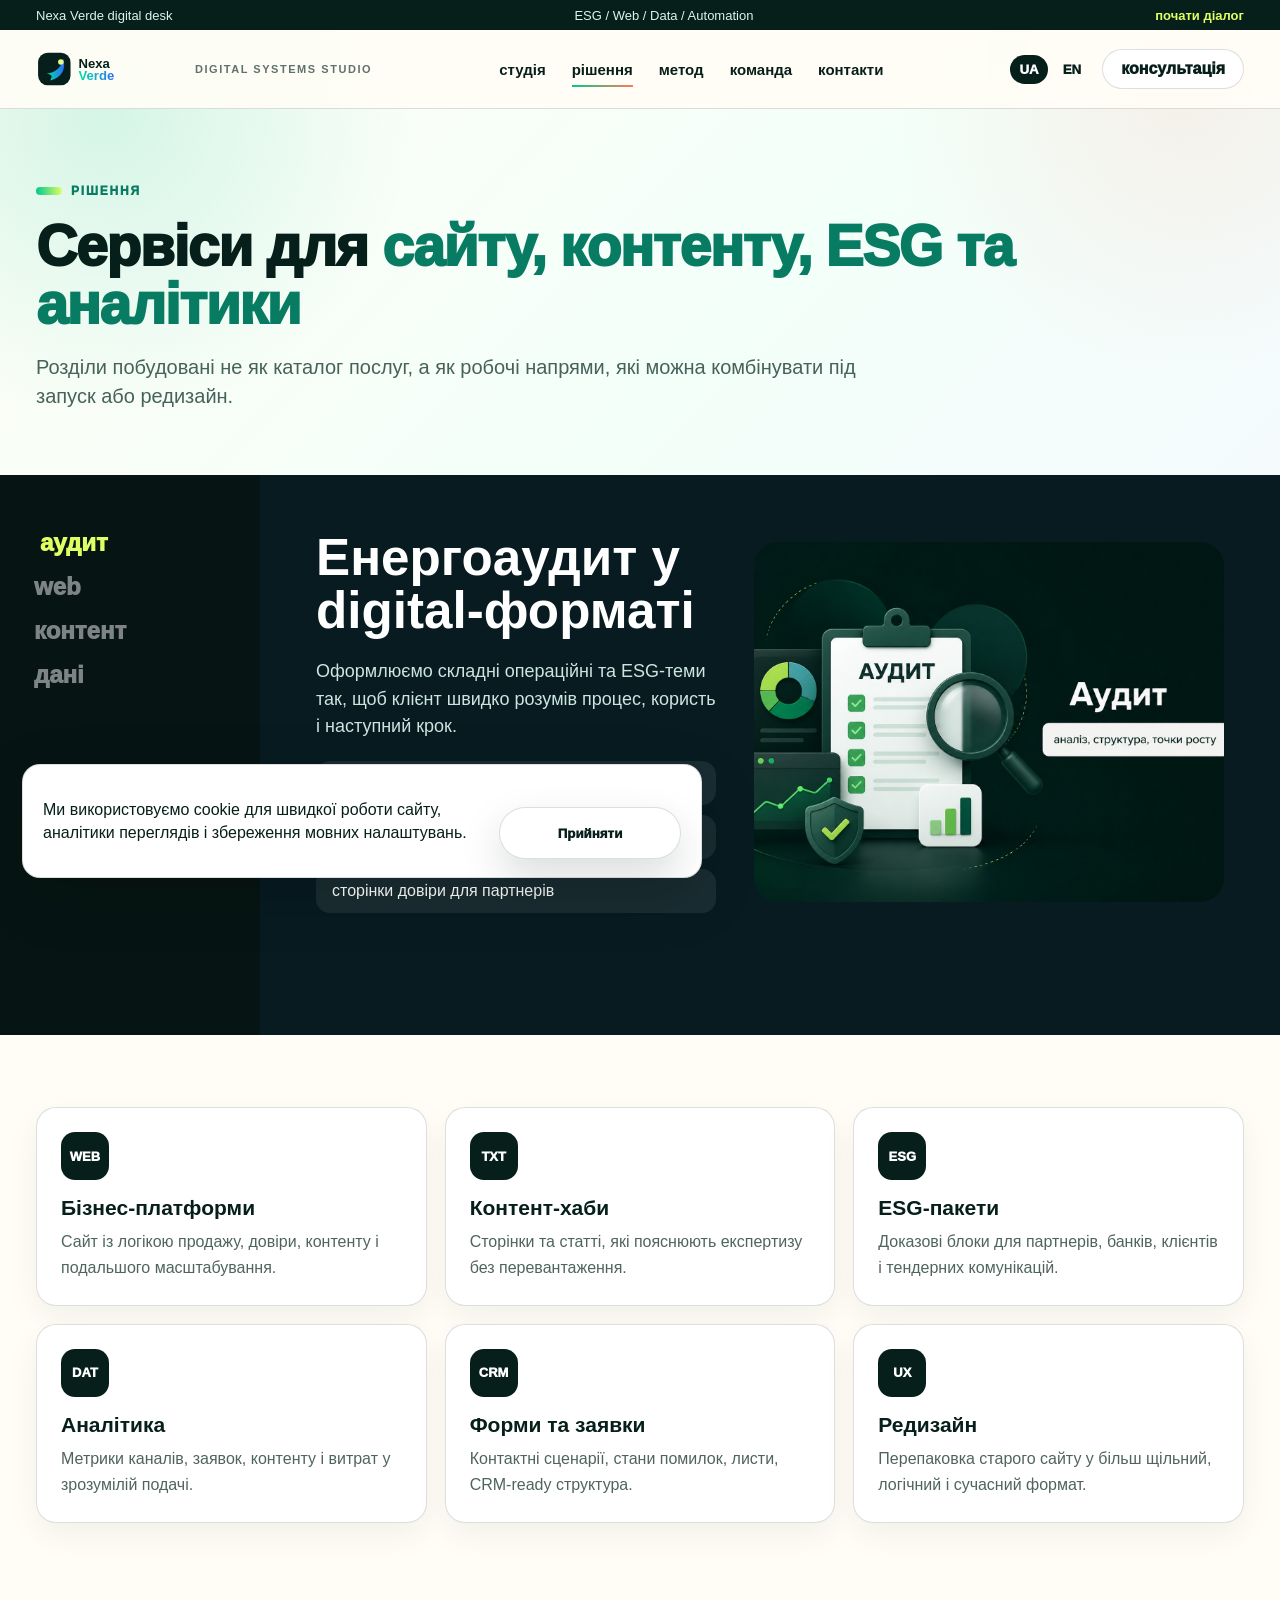
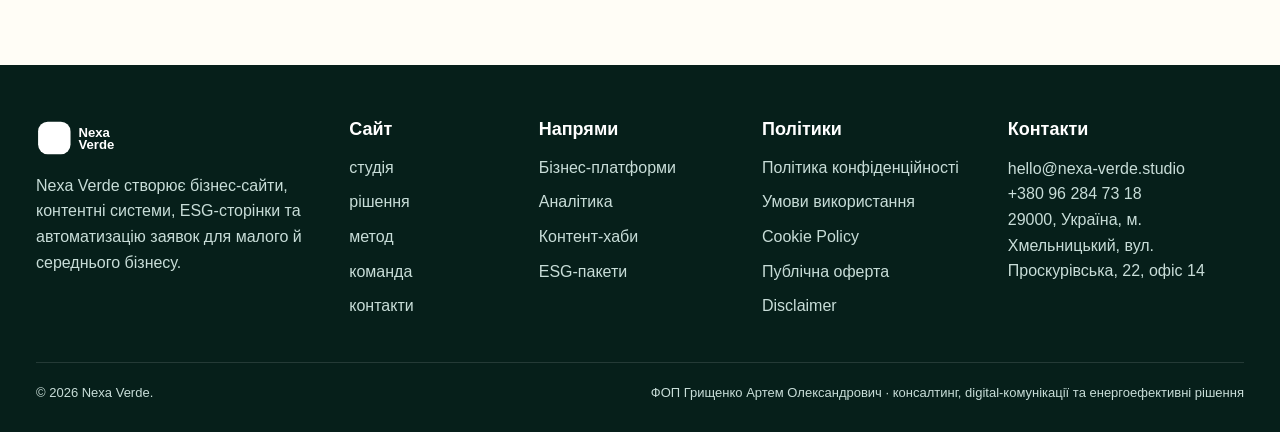
<file: services/index.html>
<!doctype html>
<html lang="uk">
<head>
  <meta charset="UTF-8"/>
  <meta name="viewport" content="width=device-width, initial-scale=1.0"/>
  <meta name="generator" content="WordPress 6.8.2"/>
  <meta name="robots" content="index, follow"/>
  <title>Рішення - Nexa Verde</title>
  <meta name="description" content="Рішення Nexa Verde: бізнес-платформи, контент-хаби, ESG-пакети, аналітика і автоматизація."/>
  <link rel="canonical" href="https://nexa-verde.studio/"/>
  <link rel="stylesheet" href="/wp-content/themes/nexa-verde/assets/css/style.css"/>
  <script defer src="/wp-includes/js/wp-polyfill.min.js"></script>
  <script defer src="/wp-content/themes/nexa-verde/assets/js/main.js"></script>
</head>
<body class="">

    <header class="site-header">
      <div class="header-ribbon">
        <div class="wrap ribbon-inner">
          <span data-i18n="ribbon_left">Nexa Verde digital desk</span>
          <span>ESG / Web / Data / Automation</span>
          <a data-i18n="ribbon_link" href="/contacts/">почати діалог</a>
        </div>
      </div>
      <div class="wrap nav">
        <a class="brand" href="/" aria-label="Nexa Verde home">
          <img class="logo" src="/wp-content/themes/nexa-verde/assets/img/logo.svg" alt="Nexa Verde">
          <span data-i18n="brand_note">digital systems studio</span>
        </a>
        <button class="burger" aria-label="Відкрити меню" aria-expanded="false">☰</button>
        <nav class="menu" aria-label="Головна навігація">
          <a class="" data-i18n="nav_about" href="/about/">Студія</a><a class="active" data-i18n="nav_services" href="/services/">Рішення</a><a class="" data-i18n="nav_method" href="/method/">Метод</a><a class="" data-i18n="nav_career" href="/career/">Команда</a><a class="" data-i18n="nav_contacts" href="/contacts/">Контакти</a>
        </nav>
        <div class="header-actions">
          <div class="lang" aria-label="Мова сайту"><button data-lang="ua" class="active">UA</button><button data-lang="en">EN</button></div>
          <a class="mini-cta" data-i18n="mini_cta" href="/contacts/">консультація</a>
        </div>
      </div>
    </header>
<main><div class="lang-block" data-lang-view="ua">
    <section class="page-hero wrap"><span class="eyebrow">рішення</span><h1 class="page-title">Сервіси для <span>сайту, контенту, ESG та аналітики</span></h1><p>Розділи побудовані не як каталог послуг, а як робочі напрями, які можна комбінувати під запуск або редизайн.</p></section>
    <section class="services-split reveal"><aside class="services-menu"><a href="#" data-service-link="audit" class="active">аудит</a><a href="#" data-service-link="web">web</a><a href="#" data-service-link="content">контент</a><a href="#" data-service-link="data">дані</a></aside><div class="service-panels">
      <article data-service-panel="audit" class="service-panel active"><div><h2>Енергоаудит у digital-форматі</h2><p>Оформлюємо складні операційні та ESG-теми так, щоб клієнт швидко розумів процес, користь і наступний крок.</p><ul><li>карта процесу</li><li>пояснення показників</li><li>сторінки довіри для партнерів</li></ul></div><img class="service-img" src="/wp-content/themes/nexa-verde/assets/img/audit.jpg" alt="Audit"></article>
      <article data-service-panel="web" class="service-panel"><div><h2>Бізнес-платформи замість шаблонних сайтів</h2><p>Збираємо головну, внутрішні сторінки, форми, policy, FAQ, CTA та адаптивну сітку під реальний екран.</p><ul><li>landing pages</li><li>корпоративна структура</li><li>зручна підтримка контенту</li></ul></div><img class="service-img" src="/wp-content/themes/nexa-verde/assets/img/web.jpg" alt="Web"></article>
      <article data-service-panel="content" class="service-panel"><div><h2>Контент, який тримає увагу</h2><p>Створюємо тексти, рубрики, короткі пояснення, FAQ і мікрокопі для форм без води та повторів.</p><ul><li>tone of voice</li><li>статті та довідка</li><li>редакційна карта</li></ul></div><img class="service-img" src="/wp-content/themes/nexa-verde/assets/img/content.jpg" alt="Content"></article>
      <article data-service-panel="data" class="service-panel"><div><h2>Аналітика для рішень, а не для галочки</h2><p>Показуємо метрики заявок, каналів, контенту і витрат так, щоб керівник бачив пріоритети.</p><ul><li>простий dashboard</li><li>щотижневі висновки</li><li>сигнали для оптимізації</li></ul></div><img class="service-img" src="/wp-content/themes/nexa-verde/assets/img/data.jpg" alt="Data"></article>
    </div></section>
    <section class="section wrap reveal"><div class="services-grid"><article id="web" class="service-card"><span class="service-icon">WEB</span><h3>Бізнес-платформи</h3><p>Сайт із логікою продажу, довіри, контенту і подальшого масштабування.</p></article><article id="content" class="service-card"><span class="service-icon">TXT</span><h3>Контент-хаби</h3><p>Сторінки та статті, які пояснюють експертизу без перевантаження.</p></article><article id="esg" class="service-card"><span class="service-icon">ESG</span><h3>ESG-пакети</h3><p>Доказові блоки для партнерів, банків, клієнтів і тендерних комунікацій.</p></article><article id="analytics" class="service-card"><span class="service-icon">DAT</span><h3>Аналітика</h3><p>Метрики каналів, заявок, контенту і витрат у зрозумілій подачі.</p></article><article class="service-card"><span class="service-icon">CRM</span><h3>Форми та заявки</h3><p>Контактні сценарії, стани помилок, листи, CRM-ready структура.</p></article><article class="service-card"><span class="service-icon">UX</span><h3>Редизайн</h3><p>Перепаковка старого сайту у більш щільний, логічний і сучасний формат.</p></article></div></section>
  </div><div class="lang-block" data-lang-view="en">
    <section class="page-hero wrap"><span class="eyebrow">solutions</span><h1 class="page-title">Services for <span>web, content, ESG and analytics</span></h1><p>The sections are not a generic catalog. They are workstreams that can be combined for launch or redesign.</p></section>
    <section class="services-split reveal"><aside class="services-menu"><a href="#" data-service-link="audit" class="active">audit</a><a href="#" data-service-link="web">web</a><a href="#" data-service-link="content">content</a><a href="#" data-service-link="data">data</a></aside><div class="service-panels">
      <article data-service-panel="audit" class="service-panel active"><div><h2>Energy audit in digital format</h2><p>We package complex operational and ESG topics so clients quickly understand process, value and next step.</p><ul><li>process map</li><li>metric explanation</li><li>trust pages for partners</li></ul></div><img class="service-img" src="/wp-content/themes/nexa-verde/assets/img/audit.jpg" alt="Audit"></article>
      <article data-service-panel="web" class="service-panel"><div><h2>Business platforms, not template websites</h2><p>We build home pages, inner pages, forms, policies, FAQ, CTA and responsive grids for real screens.</p><ul><li>landing pages</li><li>corporate structure</li><li>easy content support</li></ul></div><img class="service-img" src="/wp-content/themes/nexa-verde/assets/img/web.jpg" alt="Web"></article>
      <article data-service-panel="content" class="service-panel"><div><h2>Content that keeps attention</h2><p>We create copy, categories, short explanations, FAQ and form microcopy without filler.</p><ul><li>tone of voice</li><li>articles and help</li><li>editorial map</li></ul></div><img class="service-img" src="/wp-content/themes/nexa-verde/assets/img/content.jpg" alt="Content"></article>
      <article data-service-panel="data" class="service-panel"><div><h2>Analytics for decisions</h2><p>We show lead, channel, content and cost metrics so managers see priorities.</p><ul><li>simple dashboard</li><li>weekly insights</li><li>optimization signals</li></ul></div><img class="service-img" src="/wp-content/themes/nexa-verde/assets/img/data.jpg" alt="Data"></article>
    </div></section>
    <section class="section wrap reveal"><div class="services-grid"><article id="web" class="service-card"><span class="service-icon">WEB</span><h3>Business platforms</h3><p>A website with logic for sales, trust, content and scaling.</p></article><article id="content" class="service-card"><span class="service-icon">TXT</span><h3>Content hubs</h3><p>Pages and articles that explain expertise without overload.</p></article><article id="esg" class="service-card"><span class="service-icon">ESG</span><h3>ESG packages</h3><p>Proof blocks for partners, banks, clients and tender communication.</p></article><article id="analytics" class="service-card"><span class="service-icon">DAT</span><h3>Analytics</h3><p>Channel, lead, content and cost metrics in a clear format.</p></article><article class="service-card"><span class="service-icon">CRM</span><h3>Forms and leads</h3><p>Contact scenarios, error states, emails and CRM-ready structure.</p></article><article class="service-card"><span class="service-icon">UX</span><h3>Redesign</h3><p>Repacking an old website into a denser, logical and modern format.</p></article></div></section>
  </div></main>

    <footer class="site-footer">
      <div class="wrap footer-top">
        <div class="footer-brand">
          <img class="logo footer-logo" src="/wp-content/themes/nexa-verde/assets/img/logo.svg" alt="Nexa Verde">
          <p data-i18n="footer_about">Nexa Verde створює бізнес-сайти, контентні системи, ESG-сторінки та автоматизацію заявок для малого й середнього бізнесу.</p>
        </div>
        <div>
          <h3 data-i18n="footer_site">Сайт</h3>
          <a data-i18n="nav_about" href="/about/">Студія</a><a data-i18n="nav_services" href="/services/">Рішення</a><a data-i18n="nav_method" href="/method/">Метод</a><a data-i18n="nav_career" href="/career/">Команда</a><a data-i18n="nav_contacts" href="/contacts/">Контакти</a>
        </div>
        <div>
          <h3 data-i18n="footer_solutions">Напрями</h3>
          <a data-i18n="solution_business" href="/services/#web">Бізнес-платформи</a>
          <a data-i18n="solution_analytics" href="/services/#analytics">Аналітика</a>
          <a data-i18n="solution_content" href="/services/#content">Контент-хаби</a>
          <a data-i18n="solution_esg" href="/services/#esg">ESG-пакети</a>
        </div>
        <div>
          <h3 data-i18n="footer_legal">Політики</h3>
          <a data-i18n="legal_privacy-policy" href="/privacy-policy/">Політика конфіденційності</a><a data-i18n="legal_terms-and-conditions" href="/terms-and-conditions/">Умови використання</a><a data-i18n="legal_cookie-policy" href="/cookie-policy/">Cookie Policy</a><a data-i18n="legal_offer-agreement" href="/offer-agreement/">Публічна оферта</a><a data-i18n="legal_disclaimer" href="/disclaimer/">Disclaimer</a>
        </div>
        <div class="footer-contact">
          <h3 data-i18n="footer_contacts">Контакти</h3>
          <p>hello@nexa-verde.studio<br>+380 96 284 73 18<br><span data-i18n="address">29000, Україна, м. Хмельницький, вул. Проскурівська, 22, офіс 14</span></p>
        </div>
      </div>
      <div class="wrap footer-bottom">
        <span>© 2026 Nexa Verde.</span>
        <span data-i18n="footer_legal_line">ФОП Грищенко Артем Олександрович · консалтинг, digital-комунікації та енергоефективні рішення</span>
      </div>
    </footer>
    <div id="cookiePopup" class="cookie-popup" role="dialog" aria-live="polite">
      <p data-i18n="cookie_text">Ми використовуємо cookie для швидкої роботи сайту, аналітики переглядів і збереження мовних налаштувань.</p>
      <button id="acceptCookies" class="btn light" data-i18n="accept">Прийняти</button>
    </div>
</body>
</html>
</file>
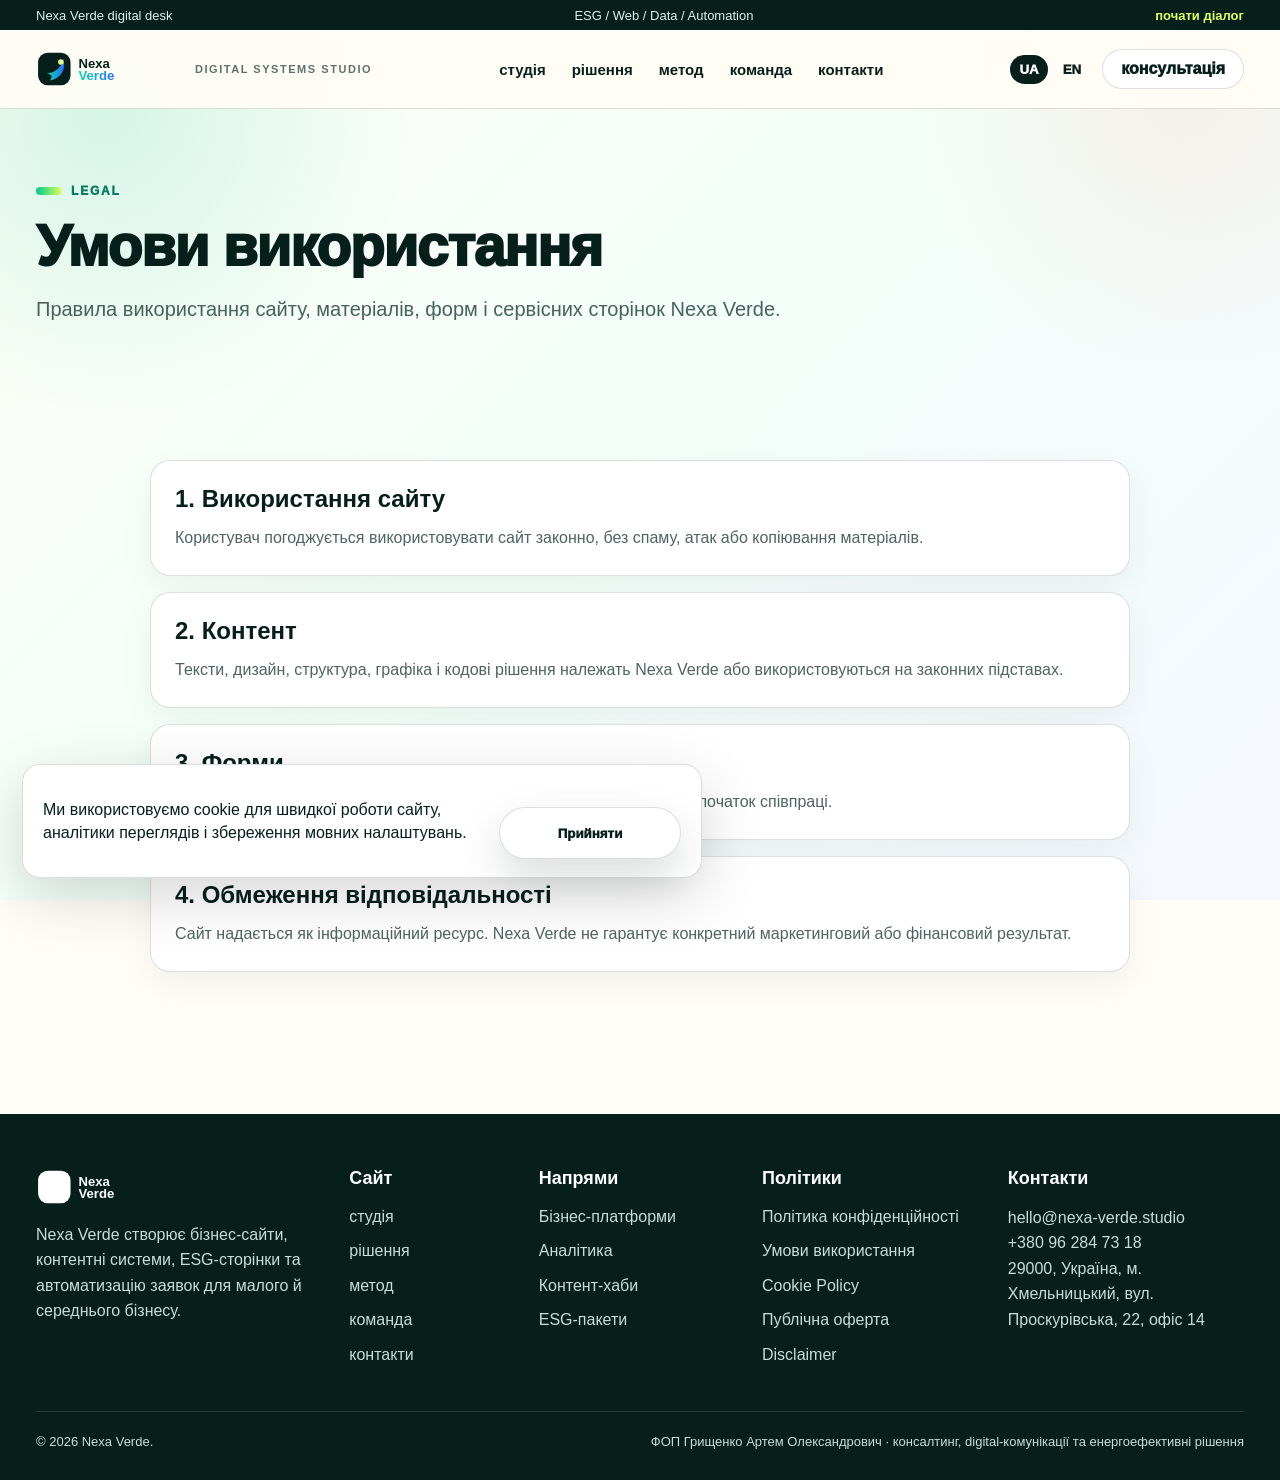
<file: terms-and-conditions/index.html>
<!doctype html>
<html lang="uk">
<head>
  <meta charset="UTF-8"/>
  <meta name="viewport" content="width=device-width, initial-scale=1.0"/>
  <meta name="generator" content="WordPress 6.8.2"/>
  <meta name="robots" content="index, follow"/>
  <title>Умови використання - Nexa Verde</title>
  <meta name="description" content="Умови використання Nexa Verde."/>
  <link rel="canonical" href="https://nexa-verde.studio/"/>
  <link rel="stylesheet" href="/wp-content/themes/nexa-verde/assets/css/style.css"/>
  <script defer src="/wp-includes/js/wp-polyfill.min.js"></script>
  <script defer src="/wp-content/themes/nexa-verde/assets/js/main.js"></script>
</head>
<body class="policy-page">

    <header class="site-header">
      <div class="header-ribbon">
        <div class="wrap ribbon-inner">
          <span data-i18n="ribbon_left">Nexa Verde digital desk</span>
          <span>ESG / Web / Data / Automation</span>
          <a data-i18n="ribbon_link" href="/contacts/">почати діалог</a>
        </div>
      </div>
      <div class="wrap nav">
        <a class="brand" href="/" aria-label="Nexa Verde home">
          <img class="logo" src="/wp-content/themes/nexa-verde/assets/img/logo.svg" alt="Nexa Verde">
          <span data-i18n="brand_note">digital systems studio</span>
        </a>
        <button class="burger" aria-label="Відкрити меню" aria-expanded="false">☰</button>
        <nav class="menu" aria-label="Головна навігація">
          <a class="" data-i18n="nav_about" href="/about/">Студія</a><a class="" data-i18n="nav_services" href="/services/">Рішення</a><a class="" data-i18n="nav_method" href="/method/">Метод</a><a class="" data-i18n="nav_career" href="/career/">Команда</a><a class="" data-i18n="nav_contacts" href="/contacts/">Контакти</a>
        </nav>
        <div class="header-actions">
          <div class="lang" aria-label="Мова сайту"><button data-lang="ua" class="active">UA</button><button data-lang="en">EN</button></div>
          <a class="mini-cta" data-i18n="mini_cta" href="/contacts/">консультація</a>
        </div>
      </div>
    </header>
<main><div class="lang-block" data-lang-view="ua"><section class="page-hero wrap"><span class="eyebrow">legal</span><h1 class="page-title">Умови використання</h1><p>Правила використання сайту, матеріалів, форм і сервісних сторінок Nexa Verde.</p></section><section class="section wrap legal-content"><article class="legal-block reveal"><h2>1. Використання сайту</h2><p>Користувач погоджується використовувати сайт законно, без спаму, атак або копіювання матеріалів.</p></article><article class="legal-block reveal"><h2>2. Контент</h2><p>Тексти, дизайн, структура, графіка і кодові рішення належать Nexa Verde або використовуються на законних підставах.</p></article><article class="legal-block reveal"><h2>3. Форми</h2><p>Надсилання форми не створює автоматичного договору і не гарантує початок співпраці.</p></article><article class="legal-block reveal"><h2>4. Обмеження відповідальності</h2><p>Сайт надається як інформаційний ресурс. Nexa Verde не гарантує конкретний маркетинговий або фінансовий результат.</p></article></section></div><div class="lang-block" data-lang-view="en"><section class="page-hero wrap"><span class="eyebrow">legal</span><h1 class="page-title">Terms & Conditions</h1><p>Rules for using the website, materials, forms and service pages of Nexa Verde.</p></section><section class="section wrap legal-content"><article class="legal-block reveal"><h2>1. Website use</h2><p>Users agree to use the website legally, without spam, attacks or material copying.</p></article><article class="legal-block reveal"><h2>2. Content</h2><p>Copy, design, structure, graphics and code decisions belong to Nexa Verde or are used legally.</p></article><article class="legal-block reveal"><h2>3. Forms</h2><p>Submitting a form does not automatically create a contract or guarantee cooperation.</p></article><article class="legal-block reveal"><h2>4. Liability limits</h2><p>The website is informational. Nexa Verde does not guarantee a specific marketing or financial result.</p></article></section></div></main>

    <footer class="site-footer">
      <div class="wrap footer-top">
        <div class="footer-brand">
          <img class="logo footer-logo" src="/wp-content/themes/nexa-verde/assets/img/logo.svg" alt="Nexa Verde">
          <p data-i18n="footer_about">Nexa Verde створює бізнес-сайти, контентні системи, ESG-сторінки та автоматизацію заявок для малого й середнього бізнесу.</p>
        </div>
        <div>
          <h3 data-i18n="footer_site">Сайт</h3>
          <a data-i18n="nav_about" href="/about/">Студія</a><a data-i18n="nav_services" href="/services/">Рішення</a><a data-i18n="nav_method" href="/method/">Метод</a><a data-i18n="nav_career" href="/career/">Команда</a><a data-i18n="nav_contacts" href="/contacts/">Контакти</a>
        </div>
        <div>
          <h3 data-i18n="footer_solutions">Напрями</h3>
          <a data-i18n="solution_business" href="/services/#web">Бізнес-платформи</a>
          <a data-i18n="solution_analytics" href="/services/#analytics">Аналітика</a>
          <a data-i18n="solution_content" href="/services/#content">Контент-хаби</a>
          <a data-i18n="solution_esg" href="/services/#esg">ESG-пакети</a>
        </div>
        <div>
          <h3 data-i18n="footer_legal">Політики</h3>
          <a data-i18n="legal_privacy-policy" href="/privacy-policy/">Політика конфіденційності</a><a data-i18n="legal_terms-and-conditions" href="/terms-and-conditions/">Умови використання</a><a data-i18n="legal_cookie-policy" href="/cookie-policy/">Cookie Policy</a><a data-i18n="legal_offer-agreement" href="/offer-agreement/">Публічна оферта</a><a data-i18n="legal_disclaimer" href="/disclaimer/">Disclaimer</a>
        </div>
        <div class="footer-contact">
          <h3 data-i18n="footer_contacts">Контакти</h3>
          <p>hello@nexa-verde.studio<br>+380 96 284 73 18<br><span data-i18n="address">29000, Україна, м. Хмельницький, вул. Проскурівська, 22, офіс 14</span></p>
        </div>
      </div>
      <div class="wrap footer-bottom">
        <span>© 2026 Nexa Verde.</span>
        <span data-i18n="footer_legal_line">ФОП Грищенко Артем Олександрович · консалтинг, digital-комунікації та енергоефективні рішення</span>
      </div>
    </footer>
    <div id="cookiePopup" class="cookie-popup" role="dialog" aria-live="polite">
      <p data-i18n="cookie_text">Ми використовуємо cookie для швидкої роботи сайту, аналітики переглядів і збереження мовних налаштувань.</p>
      <button id="acceptCookies" class="btn light" data-i18n="accept">Прийняти</button>
    </div>
</body>
</html>
</file>
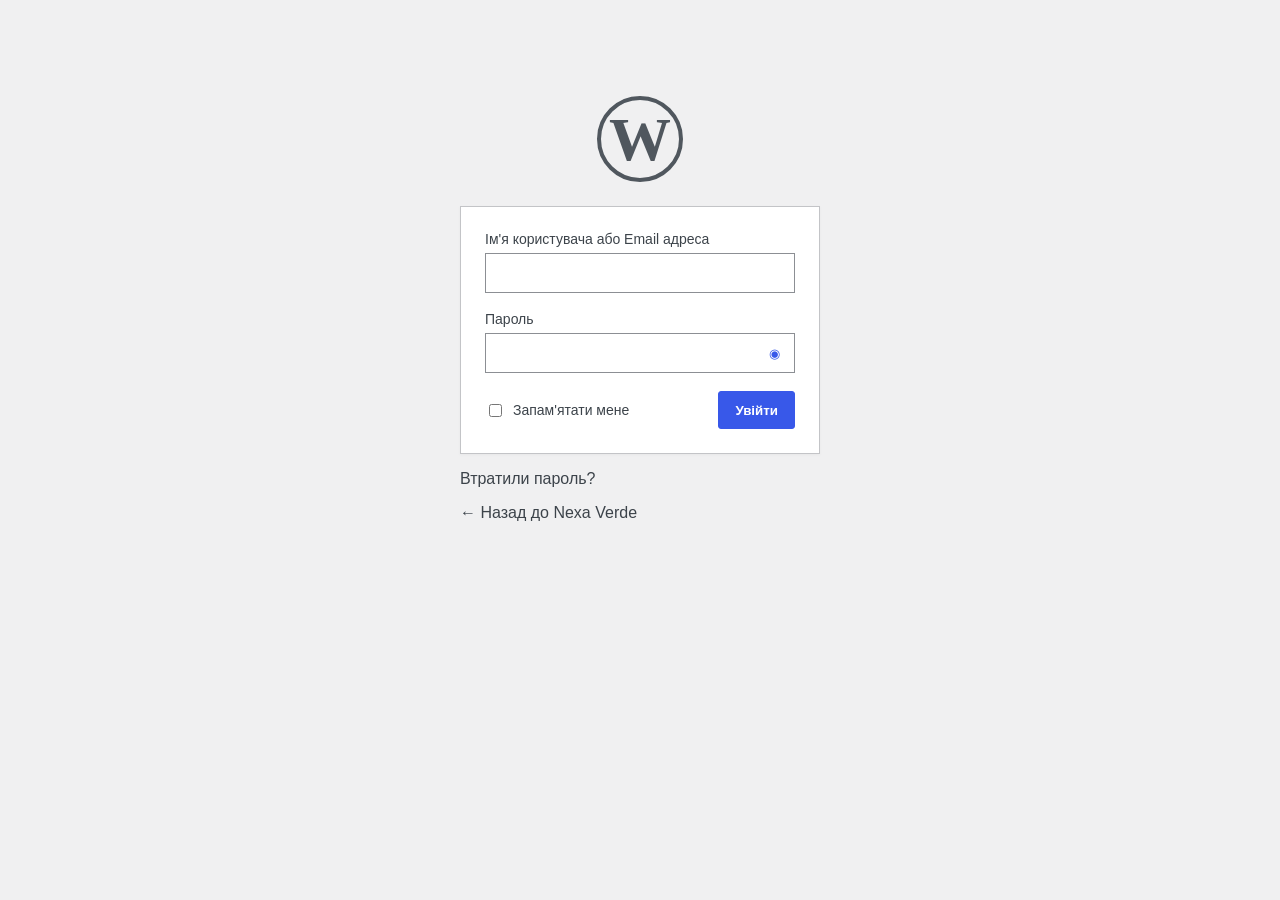
<file: wp-admin/index.html>
<!doctype html>
<html lang="uk"><head><meta charset="UTF-8"/><meta name="viewport" content="width=device-width, initial-scale=1.0"/><meta name="robots" content="noindex, nofollow"/><title>Увійти ‹ Nexa Verde</title><link rel="stylesheet" href="/wp-content/themes/nexa-verde/assets/css/style.css"/><script defer src="/wp-content/themes/nexa-verde/assets/js/main.js"></script></head>
<body class="wp-login-body"><main class="wp-login-page"><div class="wp-login-logo">W</div><form id="loginForm" class="wp-login-form"><div id="loginError" class="wp-login-error">Помилка: неправильний логін або пароль.</div><label for="user_login">Ім'я користувача або Email адреса</label><input id="user_login" type="text" autocomplete="username"><label for="user_pass">Пароль</label><div class="password-wrap"><input id="user_pass" type="password" autocomplete="current-password"><button type="button" class="toggle-pass" aria-label="Показати пароль">◉</button></div><div class="login-row"><label class="remember"><input type="checkbox"> Запам'ятати мене</label><button class="wp-submit" type="submit">Увійти</button></div></form><p class="wp-links"><a href="#" id="lostPasswordLink">Втратили пароль?</a></p><p class="wp-links"><a href="/">← Назад до Nexa Verde</a></p></main><div class="wp-modal" id="passwordModal" aria-hidden="true"><div class="wp-modal-backdrop" data-modal-close></div><div class="wp-modal-card" role="dialog" aria-modal="true" aria-labelledby="passwordModalTitle"><button class="wp-modal-close" type="button" data-modal-close aria-label="Закрити">×</button><h2 id="passwordModalTitle">Відновлення пароля</h2><p>Це демо-вікно. У реальній CMS тут буде відправка листа для скидання пароля.</p><form id="recoverForm" class="recover-form"><label for="recover_email">Ім'я користувача або Email адреса</label><input id="recover_email" type="text" autocomplete="email"><button class="wp-submit" type="submit">Отримати новий пароль</button></form><div id="recoverMessage" class="wp-modal-message">Заглушка: інструкцію не відправлено, бо CMS не підключена.</div></div></div></body></html>
</file>
<file: wp-content/themes/nexa-verde/assets/css/style.css>
:root{--ink:#061f1a;--dark:#071b21;--green:#00c98f;--lime:#dfff62;--blue:#2c6cff;--coral:#ff7b54;--paper:#fffdf6;--mist:#eefaf4;--muted:#5f716c;--line:rgba(6,31,26,.14);--max:1280px}
*{box-sizing:border-box}html{scroll-behavior:smooth}body{margin:0;font-family:Inter,Arial,Helvetica,sans-serif;background:var(--paper);color:var(--ink);font-size:16px;font-weight:500;overflow-x:hidden}body:before{content:"";position:fixed;inset:0;z-index:-2;background:radial-gradient(circle at 8% 12%,rgba(0,201,143,.16),transparent 22%),radial-gradient(circle at 92% 10%,rgba(255,123,84,.10),transparent 20%),linear-gradient(135deg,#fffdf6 0%,#f3fff9 48%,#f5f8ff 100%)}a{text-decoration:none;color:inherit}img{max-width:100%;display:block}.wrap{width:min(var(--max),calc(100% - 72px));margin:auto}.lang-block[data-lang-view="en"]{display:none}html[lang="en"] .lang-block[data-lang-view="ua"]{display:none}html[lang="en"] .lang-block[data-lang-view="en"]{display:block}
.site-header{position:sticky;top:0;z-index:50;background:rgba(255,253,246,.92);backdrop-filter:blur(16px);border-bottom:1px solid var(--line)}.header-ribbon{height:30px;background:#061f1a;color:#d9f5ee;font-size:13px}.ribbon-inner{height:100%;display:flex;align-items:center;justify-content:space-between;gap:16px}.ribbon-inner a{color:var(--lime);font-weight:900}.nav{height:78px;display:flex;align-items:center;justify-content:space-between;gap:24px}.brand{display:flex;align-items:center;gap:14px;min-width:230px}.brand span{font-size:11px;text-transform:uppercase;letter-spacing:.14em;color:var(--muted);font-weight:900}.logo{width:145px}.menu{display:flex;gap:26px;font-size:15px;font-weight:900;text-transform:lowercase}.menu a{position:relative;white-space:nowrap}.menu a:after{content:"";position:absolute;left:0;right:0;bottom:-9px;height:2px;background:linear-gradient(90deg,var(--green),var(--coral));transform:scaleX(0);transition:.25s}.menu a:hover:after,.menu a.active:after{transform:scaleX(1)}.header-actions{display:flex;align-items:center;gap:12px}.lang{display:flex;gap:6px}.lang button,.burger{border:0;background:transparent;font-weight:950;cursor:pointer;color:var(--ink)}.lang button{padding:7px 9px;border-radius:18px}.lang button.active{background:var(--ink);color:#fff}.mini-cta{height:40px;padding:0 18px;border-radius:999px;background:#fff;border:1px solid var(--line);display:inline-flex;align-items:center;font-weight:950}.burger{display:none;font-size:26px}
.hero{min-height:calc(100vh - 108px);display:grid;grid-template-columns:.98fr 1.02fr;gap:42px;align-items:center;padding:48px 0 68px}.eyebrow{display:inline-flex;align-items:center;gap:9px;color:#087c63;font-size:12px;font-weight:950;letter-spacing:.15em;text-transform:uppercase}.eyebrow:before{content:"";width:26px;height:8px;border-radius:20px;background:linear-gradient(90deg,var(--green),var(--lime))}.hero h1,.page-title{font-size:clamp(34px,4.45vw,60px);line-height:1.02;letter-spacing:-.024em;margin:18px 0 0;font-weight:950}.hero h1 span,.page-title span{color:#087c63}.lead{font-size:clamp(16px,1.3vw,19px);line-height:1.48;max-width:760px;margin:22px 0 0;color:#25413b}.lead.small{font-size:17px}.hero-actions{display:flex;gap:14px;flex-wrap:wrap}.btn{min-width:182px;height:52px;border:0;border-radius:999px;display:inline-flex;align-items:center;justify-content:center;background:var(--ink);color:#fff;font-weight:950;margin-top:24px;box-shadow:0 18px 42px rgba(6,31,26,.15);transition:.25s;cursor:pointer}.btn:hover{transform:translateY(-3px);background:#087c63}.btn.light,.btn.ghost{background:#fff;color:var(--ink);border:1px solid var(--line)}.trust-line{display:flex;gap:8px;flex-wrap:wrap;margin-top:20px}.trust-line span{border:1px solid var(--line);background:rgba(255,255,255,.76);padding:8px 12px;border-radius:999px;font-size:12px;font-weight:900}.hero-art{position:relative}.showreel,.wide-img{height:400px;width:100%;object-fit:cover;border-radius:28px;box-shadow:0 28px 70px rgba(6,31,26,.20);border:6px solid #fff}.hero-image{height:460px;object-fit:contain;background:#061f1a}.wide-img[alt*="Nexa Verde"]{object-fit:contain;background:#fff}.floating-card{position:absolute;background:#fff;border:1px solid var(--line);border-radius:20px;padding:16px 18px;box-shadow:0 18px 50px rgba(6,31,26,.14);max-width:190px}.floating-card b{font-size:30px;color:#087c63;display:block}.floating-card span{font-size:12px;color:var(--muted);font-weight:800}.fc-one{left:-18px;bottom:46px}.fc-two{right:20px;top:34px}
.stats{display:grid;grid-template-columns:repeat(4,1fr);gap:14px;padding:20px;border:1px solid var(--line);border-radius:24px;background:rgba(255,255,255,.64)}.stat{background:#fff;border-radius:18px;padding:22px;box-shadow:0 8px 24px rgba(6,31,26,.05)}.stat b{display:inline-block;font-size:36px;color:#087c63}.stat span{display:block;color:var(--muted);line-height:1.45}.section{padding:72px 0}.section-title{font-size:clamp(30px,3.2vw,46px);line-height:1.06;letter-spacing:-.022em;margin:0 0 28px;font-weight:950}.section-head.compact{display:flex;align-items:end;justify-content:space-between;gap:22px}.two-col,.culture-grid,.contact-grid{display:grid;grid-template-columns:1fr 1fr;gap:44px;align-items:center}.card-list{display:grid;gap:14px}.bullet,.case-card,.job,.service-card,.contact-card,.value-grid article,.process-grid article,.feature-grid article,.legal-block{background:#fff;border:1px solid var(--line);border-radius:20px;padding:24px;box-shadow:0 12px 34px rgba(6,31,26,.055);transition:.25s}.bullet:hover,.service-card:hover,.feature-grid article:hover,.process-grid article:hover{transform:translateY(-5px)}h2,h3,p{overflow-wrap:anywhere}.bullet h3,.job h3,.service-card h3,.value-grid h3,.process-grid h3,.feature-grid h3{font-size:21px;margin:0 0 9px}.bullet p,.job p,.service-card p,.value-grid p,.process-grid p,.feature-grid p,.contact-card p,.legal-block p,.legal-block li{color:#50645f;line-height:1.62;margin:0}.mini-grid{display:grid;grid-template-columns:repeat(3,1fr);gap:12px;margin-top:24px}.mini-grid article{background:#fff;border:1px solid var(--line);border-radius:16px;padding:16px}.mini-grid b{color:#087c63;display:block;margin-bottom:8px}
.marquee{overflow:hidden;background:#061f1a;color:#fff;border-block:1px solid rgba(255,255,255,.12);padding:16px 0}.marquee div{display:flex;width:max-content;gap:18px;animation:marquee 28s linear infinite}.marquee span{font-size:20px;font-weight:950;text-transform:uppercase;color:#d9f5ee;padding:0 16px}@keyframes marquee{to{transform:translateX(-50%)}}
.feature-grid,.value-grid,.jobs-grid,.services-grid{display:grid;grid-template-columns:repeat(3,1fr);gap:18px}.feature-grid img{height:180px;width:100%;object-fit:cover;border-radius:16px;margin-bottom:18px}.text-link{font-weight:950;color:#087c63}.services-split{display:grid;grid-template-columns:260px 1fr;min-height:560px;background:var(--dark);color:#fff}.services-menu{padding:54px 34px;display:flex;flex-direction:column;gap:16px;background:#061513}.services-menu a{font-size:24px;font-weight:950;color:rgba(255,255,255,.48);transition:.25s}.services-menu a.active,.services-menu a:hover{color:var(--lime);transform:translateX(6px)}.service-panels{padding:56px}.service-panel{display:none;animation:fade .3s}.service-panel.active{display:grid;grid-template-columns:.92fr 1.08fr;gap:38px;align-items:center}.service-panel h2{font-size:clamp(34px,4vw,52px);line-height:1.04;margin:0 0 20px}.service-panel p{font-size:18px;line-height:1.55;color:#cce5df}.service-panel ul{display:grid;gap:10px;margin:20px 0 0;padding:0;list-style:none}.service-panel li{padding:13px 16px;background:rgba(255,255,255,.08);border-radius:14px}.service-img{border-radius:24px;height:360px;width:100%;object-fit:cover}.service-icon{display:inline-flex;align-items:center;justify-content:center;width:48px;height:48px;border-radius:14px;background:#061f1a;color:#fff;font-size:13px;font-weight:950;margin-bottom:16px}
.process-grid{display:grid;grid-template-columns:repeat(4,1fr);gap:16px}.process-grid span{display:inline-flex;width:42px;height:42px;align-items:center;justify-content:center;border-radius:50%;background:#e6fff6;color:#087c63;font-weight:950;margin-bottom:16px}.timeline{display:grid;grid-template-columns:repeat(4,1fr);gap:16px;border-top:2px solid var(--ink);padding-top:22px}.timeline span{font-size:30px;font-weight:950;color:#087c63}.timeline p{line-height:1.55;color:var(--muted)}.timeline.expanded{align-items:stretch}.timeline.expanded article{background:rgba(255,255,255,.78);border:1px solid var(--line);border-radius:20px;padding:22px;box-shadow:0 12px 34px rgba(6,31,26,.055)}.timeline.expanded h3{font-size:21px;margin:0 0 10px}.timeline.expanded ul{display:grid;gap:8px;margin:18px 0 0;padding:0;list-style:none}.timeline.expanded li{position:relative;padding-left:18px;color:#50645f;line-height:1.45}.timeline.expanded li:before{content:"";position:absolute;left:0;top:.58em;width:7px;height:7px;border-radius:50%;background:var(--green)}.workflow-intro{max-width:420px;color:#50645f;line-height:1.55;margin:0}.workflow-summary{margin-top:18px;background:#061f1a;color:#fff;border-radius:18px;padding:18px 22px;display:flex;gap:12px;align-items:center}.workflow-summary span{color:#c8ddd8;line-height:1.5}.page-hero{padding:72px 0 44px}.page-hero p{font-size:20px;color:#47625b;max-width:860px;line-height:1.45}.job span{display:inline-flex;background:#f0f7ff;color:#2c4f99;padding:7px 11px;border-radius:999px;font-size:12px;font-weight:950;margin-bottom:16px}.contact-card h2{font-size:30px;margin-top:0}.contact-card a{font-weight:950;color:#087c63}.google-map{width:100%;height:340px;border:0;border-radius:18px;margin-top:22px;background:#eefaf4}.form{display:grid;gap:14px}.form input,.form textarea,.form select{width:100%;border:1px solid var(--line);border-radius:14px;padding:15px 16px;font:inherit;background:#fff}.form textarea{min-height:145px}.form-note{font-size:14px!important}.form-success{background:#e6fff6;border:1px solid rgba(0,160,110,.22);border-radius:14px;padding:14px;color:#087c63;font-weight:900}
.cta{background:linear-gradient(135deg,#061f1a,#094960);color:#fff;border-radius:28px;padding:48px;display:grid;grid-template-columns:1fr auto;gap:24px;align-items:center;margin-bottom:28px}.cta h2{font-size:clamp(32px,3.6vw,48px);line-height:1.05;margin:10px 0 0}.cta p{color:#cce5df;font-size:18px}.site-footer{margin-top:70px;padding:54px 0 28px;background:#061f1a;color:#fff}.footer-top{display:grid;grid-template-columns:1.25fr .7fr .85fr .95fr 1.05fr;gap:32px}.footer-logo{filter:brightness(0) invert(1)}.site-footer h3{margin:0 0 15px;font-size:18px}.site-footer p,.site-footer a,.footer-bottom{color:#c8ddd8;line-height:1.6}.site-footer a{display:block;margin-bottom:9px}.footer-bottom{border-top:1px solid rgba(255,255,255,.12);margin-top:34px;padding-top:20px;display:flex;justify-content:space-between;gap:22px;font-size:13px}.legal-content{display:grid;gap:16px;max-width:980px}.legal-block h2{font-size:24px;margin:0 0 12px}.legal-block ul{margin:14px 0 0}.reveal{opacity:0;transform:translateY(28px);transition:.62s}.reveal.is-visible{opacity:1;transform:none}.cookie-popup{position:fixed;left:22px;right:22px;bottom:22px;max-width:680px;background:#fff;border:1px solid var(--line);border-radius:18px;padding:18px 20px;box-shadow:0 18px 60px rgba(0,0,0,.16);display:none;z-index:90}.cookie-popup.show{display:flex;align-items:center;justify-content:space-between;gap:16px}.cookie-popup p{margin:0;line-height:1.45}@keyframes fade{from{opacity:0;transform:translateY(10px)}to{opacity:1;transform:none}}
.wp-login-body{background:#f0f0f1;color:#3c434a;font-family:-apple-system,BlinkMacSystemFont,"Segoe UI",Roboto,Arial,sans-serif;font-weight:400}.wp-login-body:before{display:none}.wp-login-page{width:360px;margin:7.5% auto 0}.wp-login-logo{width:86px;height:86px;border:4px solid #50575e;border-radius:50%;margin:0 auto 24px;display:flex;align-items:center;justify-content:center;font-family:Georgia,serif;font-size:62px;font-weight:bold;color:#50575e}.wp-login-form{background:#fff;border:1px solid #c3c4c7;box-shadow:0 1px 3px rgba(0,0,0,.04);padding:24px}.wp-login-form label{display:block;font-size:14px;margin:0 0 6px}.wp-login-form input[type=text],.wp-login-form input[type=password],.recover-form input{font-size:22px;width:100%;border:1px solid #8c8f94;min-height:40px;padding:3px 8px;margin:0 0 18px;border-radius:0}.password-wrap{position:relative}.password-wrap input{padding-right:44px!important}.toggle-pass{position:absolute;right:1px;top:1px;width:40px;height:38px;border:0;background:#fff;color:#3858e9;cursor:pointer}.login-row{display:flex;align-items:center;justify-content:space-between;gap:14px}.remember{display:flex!important;align-items:center;gap:8px;margin:0!important}.wp-submit{min-height:38px;padding:0 16px;border:1px solid #3858e9;background:#3858e9;color:#fff;border-radius:3px;font-weight:600;cursor:pointer}.wp-login-error{display:none;border-left:4px solid #d63638;background:#fff;padding:12px;margin:0 0 18px}.wp-login-error.show{display:block}.wp-links a{color:#3c434a}.wp-modal{position:fixed;inset:0;display:none;z-index:120}.wp-modal.show{display:block}.wp-modal-backdrop{position:absolute;inset:0;background:rgba(0,0,0,.38)}.wp-modal-card{position:relative;width:min(440px,calc(100% - 36px));margin:18vh auto 0;background:#fff;border:1px solid #c3c4c7;box-shadow:0 22px 80px rgba(0,0,0,.24);padding:24px}.wp-modal-card h2{font-size:22px;margin:0 0 10px;color:#1d2327}.wp-modal-card p{font-size:14px;line-height:1.5;color:#50575e;margin:0 0 18px}.wp-modal-close{position:absolute;top:10px;right:12px;border:0;background:transparent;color:#50575e;font-size:28px;line-height:1;cursor:pointer}.recover-form label{display:block;font-size:14px;margin:0 0 6px}.recover-form .wp-submit{width:100%}.wp-modal-message{display:none;margin-top:14px;border-left:4px solid #72aee6;background:#f0f6fc;padding:12px;color:#1d2327}.wp-modal-message.show{display:block}
@media(max-width:1180px){.brand{min-width:auto}.brand span{display:none}.menu{gap:18px}.footer-top{grid-template-columns:repeat(3,1fr)}.process-grid{grid-template-columns:repeat(2,1fr)}}
@media(max-width:900px){.wrap{width:calc(100vw - 34px);max-width:var(--max)}.header-ribbon{display:none}.nav{height:78px}.header-actions{display:none}.burger{display:block}.menu{display:none;position:absolute;top:78px;left:16px;right:16px;flex-direction:column;background:#fff;border:1px solid var(--line);border-radius:18px;padding:22px;gap:16px}.menu.open{display:flex}.hero,.two-col,.contact-grid,.service-panel.active,.cta,.culture-grid{grid-template-columns:1fr}.hero{min-height:auto;padding-top:42px;overflow:hidden}.hero-copy{width:100%;max-width:330px;overflow:hidden}.page-hero{max-width:100%;overflow:hidden}.hero h1,.page-title{font-size:28px;line-height:1.1;word-break:normal;overflow-wrap:anywhere}.hero-actions{display:grid;grid-template-columns:1fr;gap:10px}.btn{width:100%;min-width:0}.stats,.feature-grid,.jobs-grid,.services-grid,.value-grid,.process-grid,.footer-top,.timeline,.mini-grid{grid-template-columns:1fr}.services-split{grid-template-columns:1fr}.services-menu{padding:24px;flex-direction:row;overflow:auto}.service-panels{padding:28px 18px}.showreel,.wide-img,.hero-image,.service-img{height:330px}.floating-card{position:relative;left:auto;right:auto;top:auto;bottom:auto;margin:-52px auto 0;width:calc(100% - 28px);max-width:none}.fc-two{display:none}.section{padding:58px 0}.section-head.compact{display:block}.cta{padding:32px}.footer-bottom{display:block}.cookie-popup.show{display:grid}.wp-login-page{width:calc(100% - 40px);margin-top:40px}}
</file>
